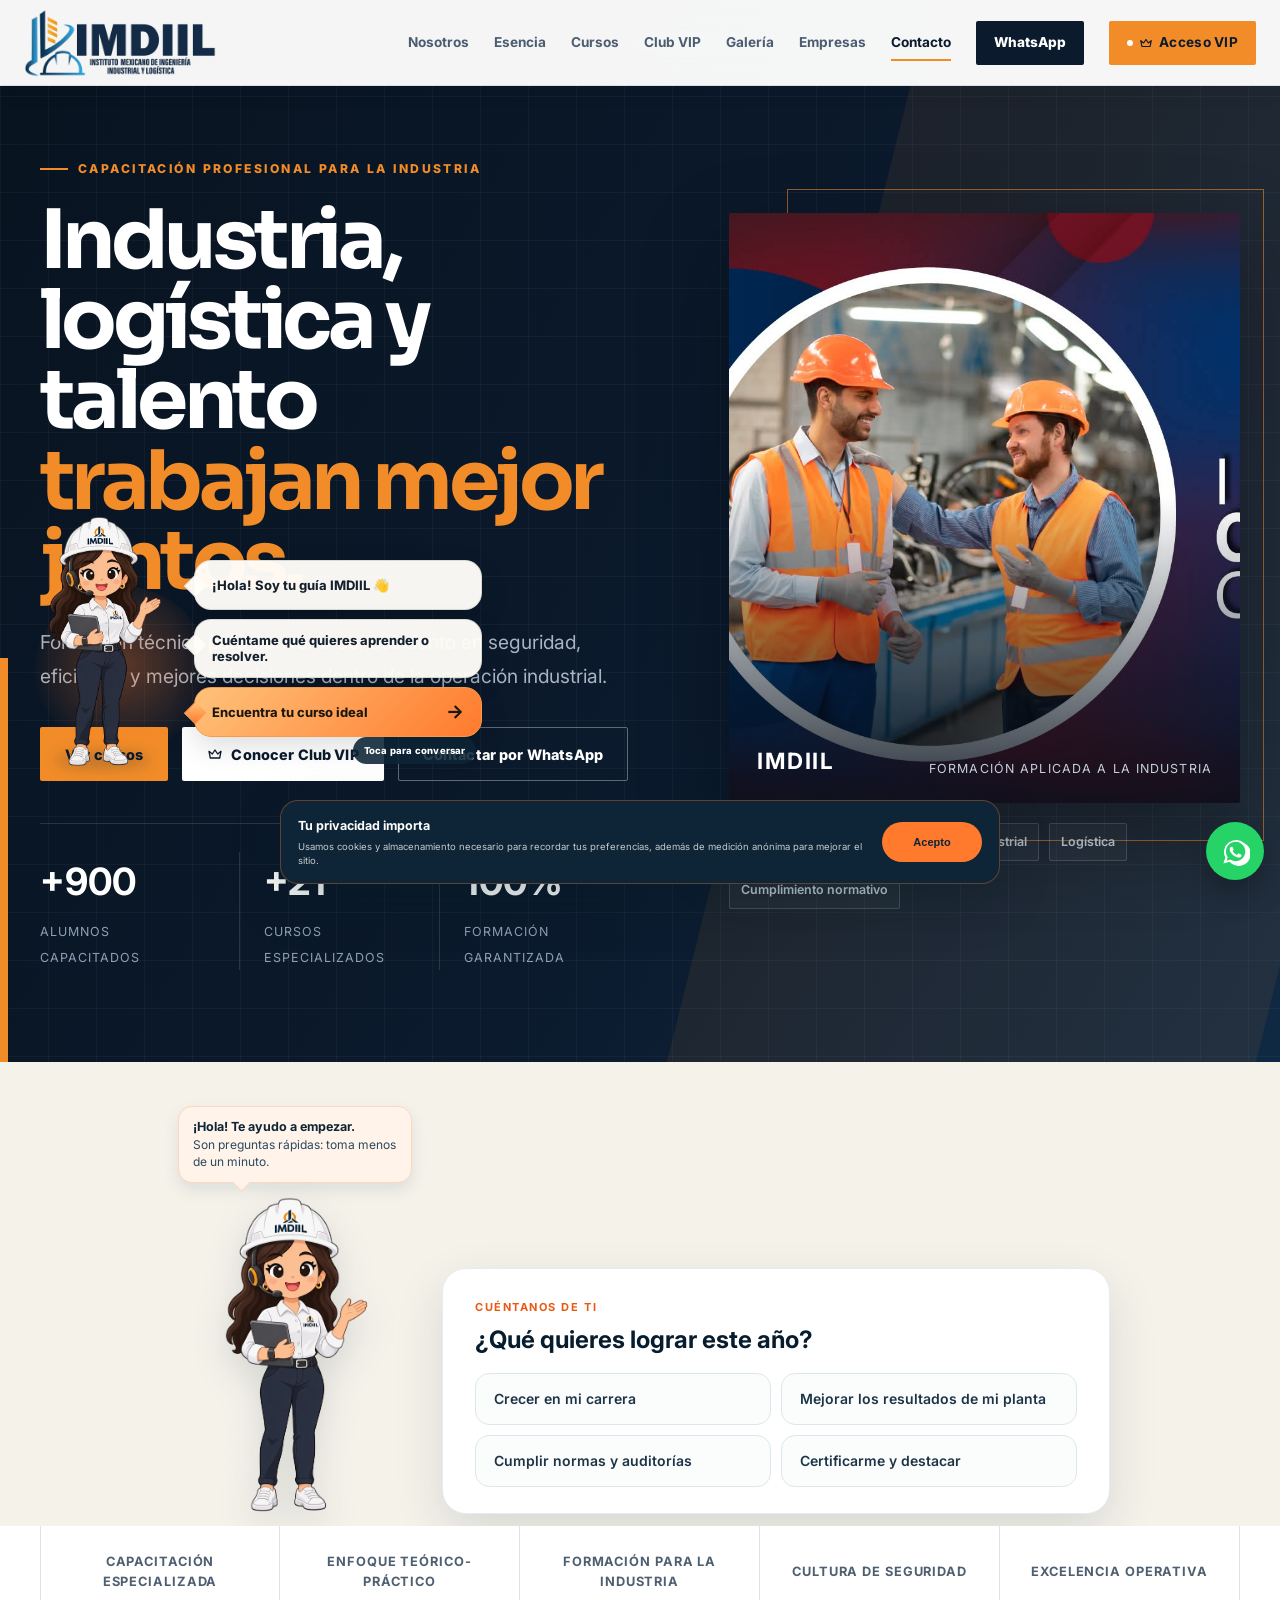
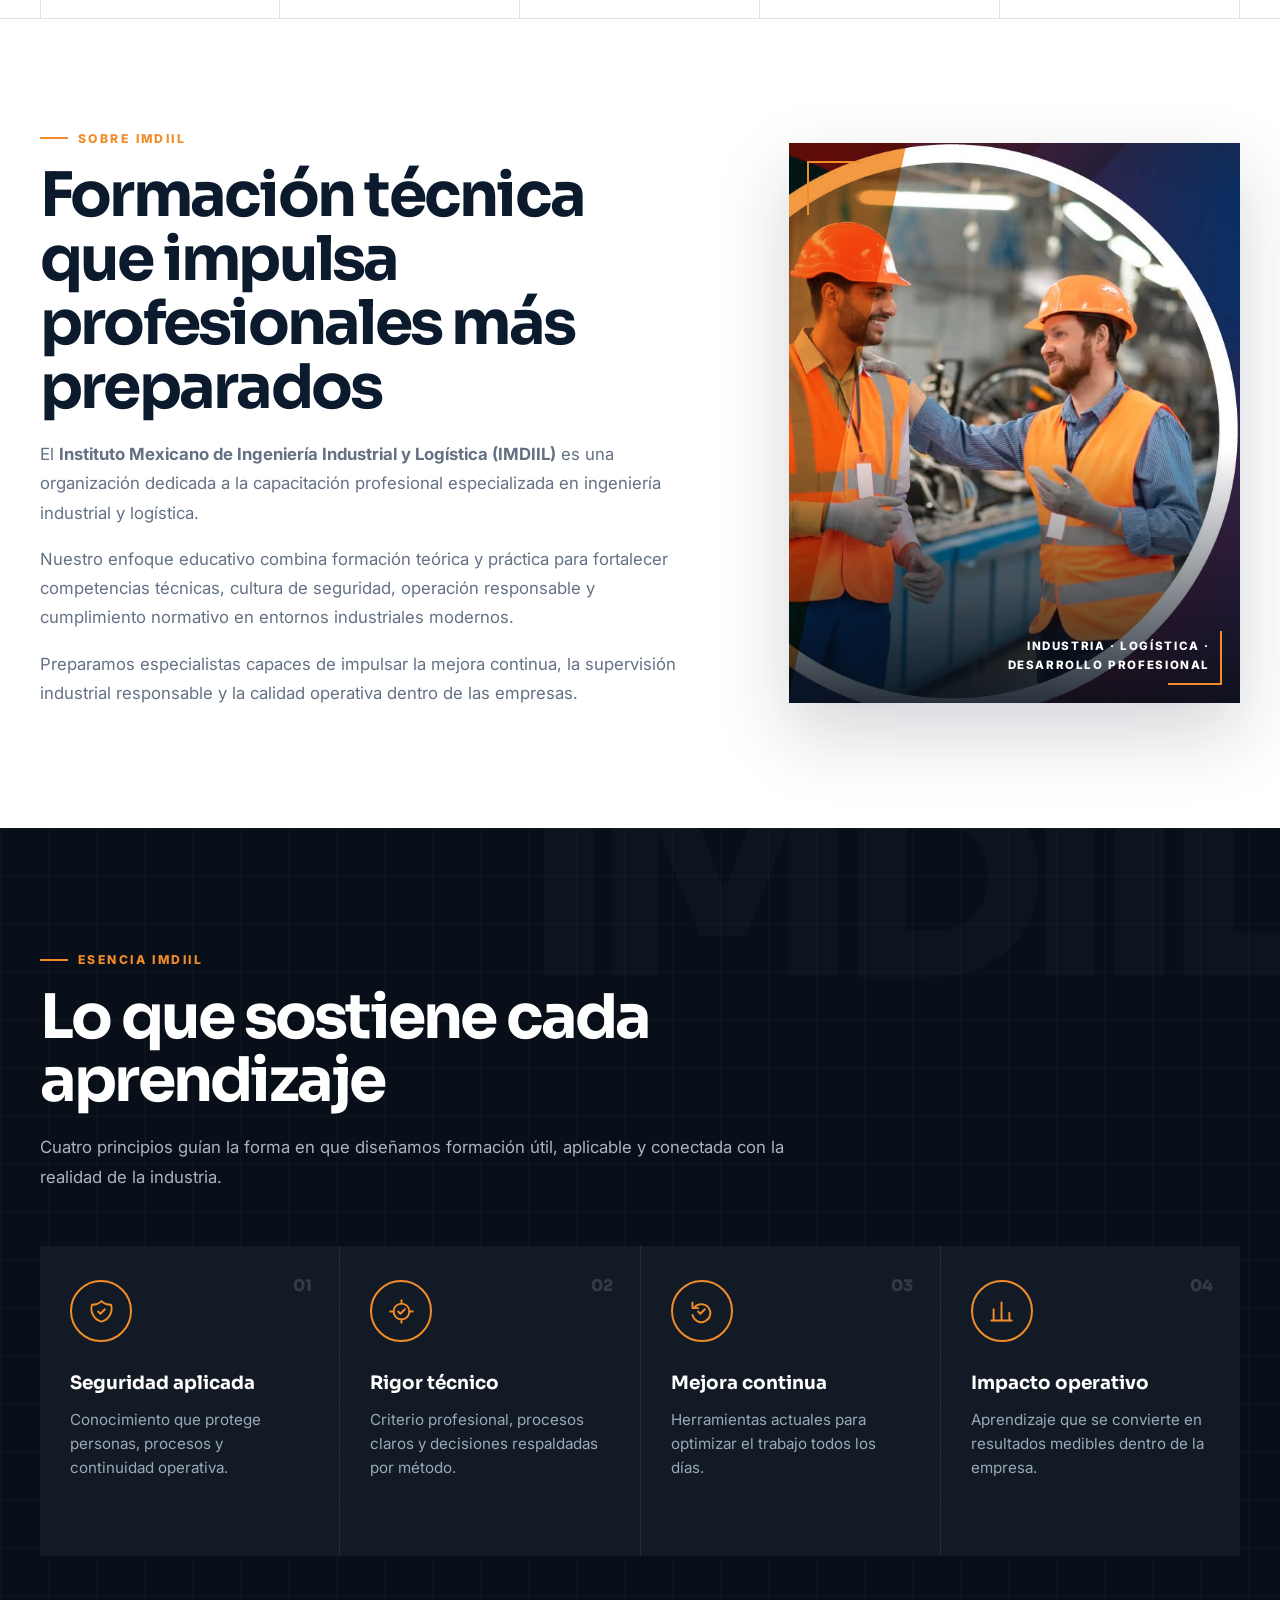
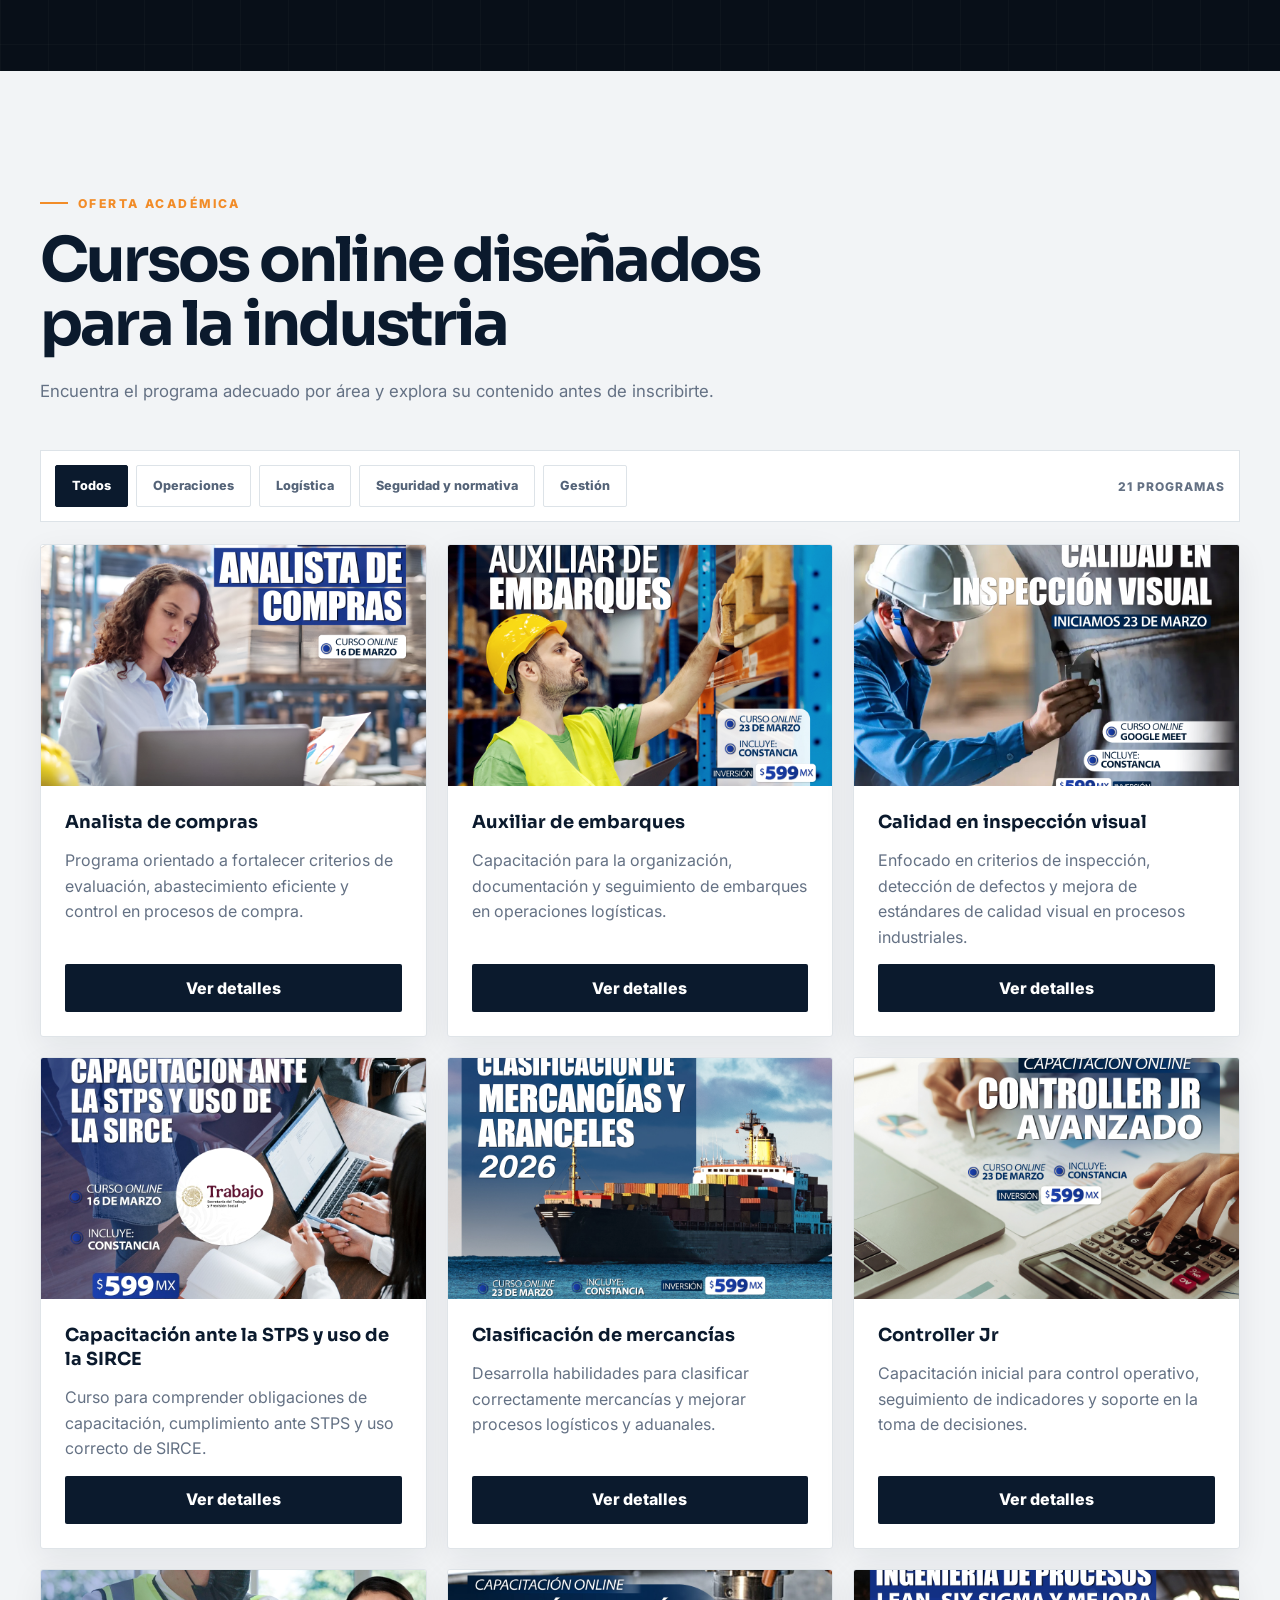
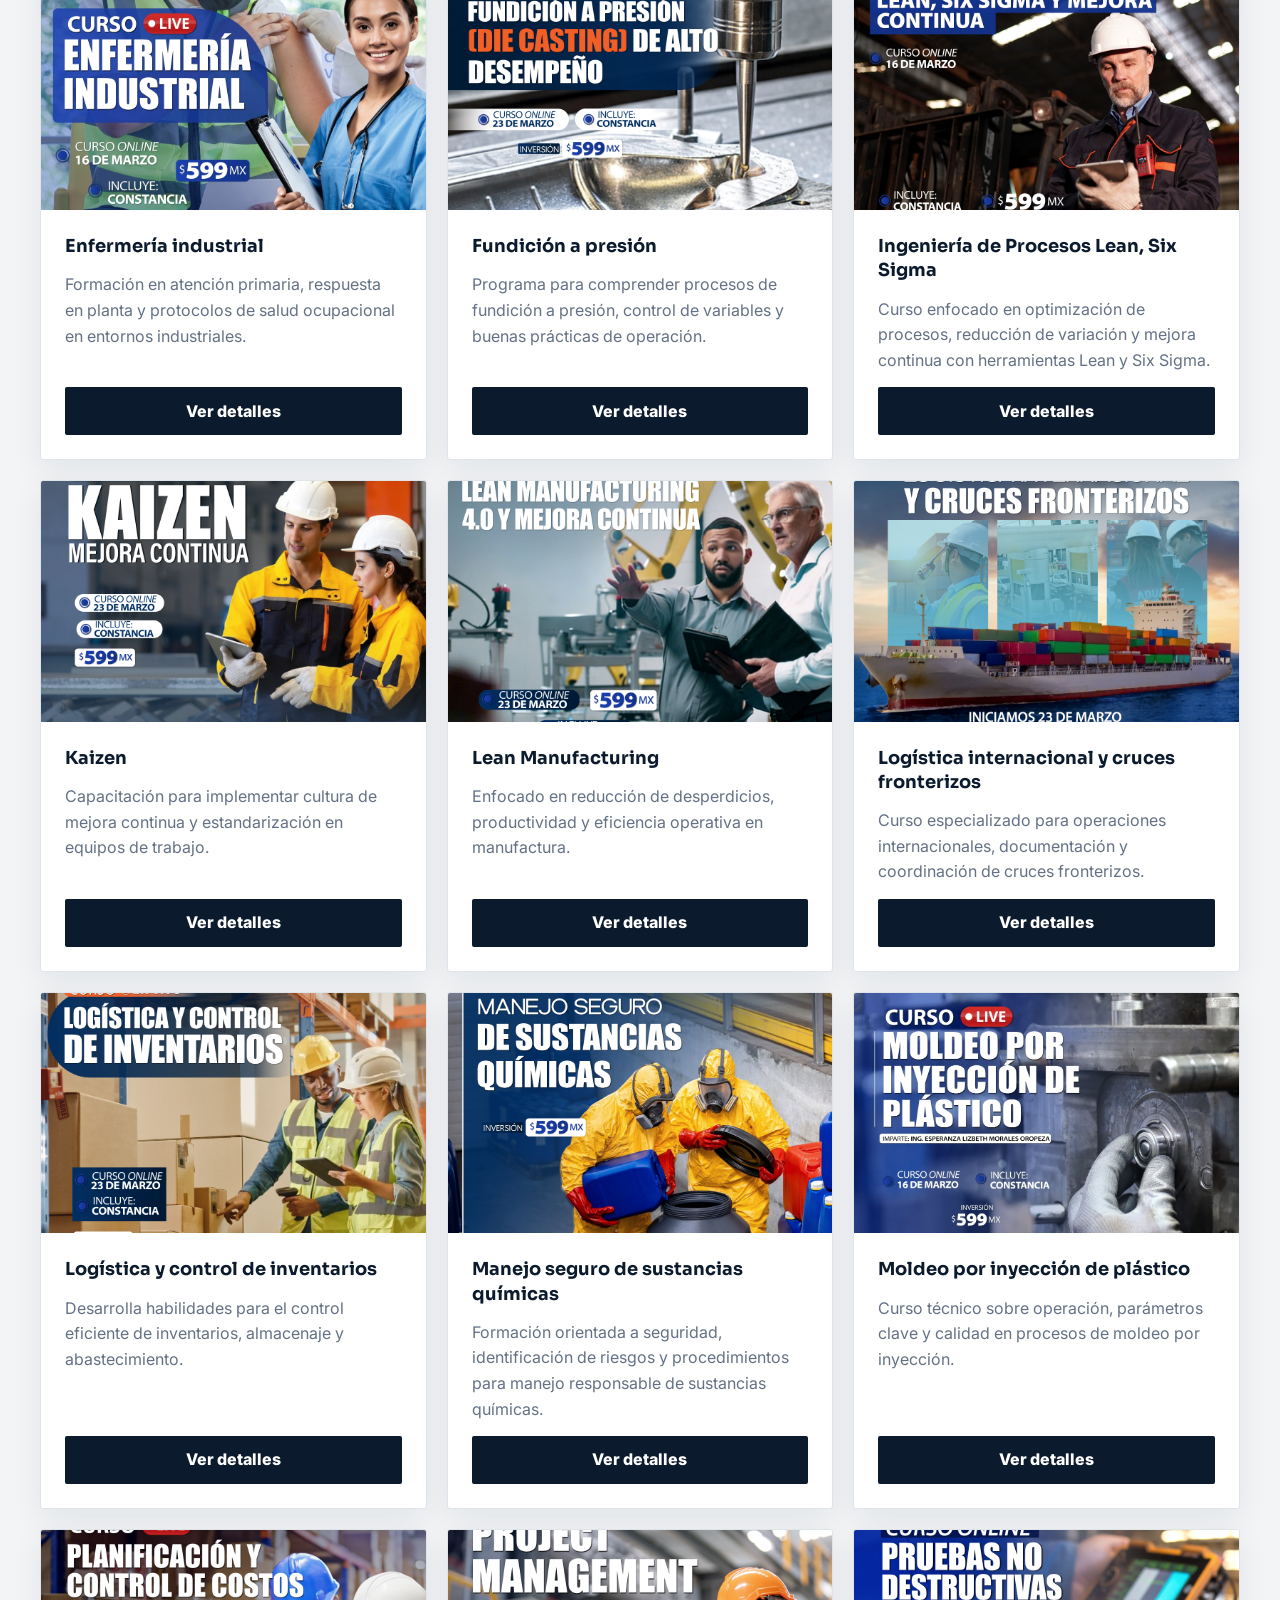
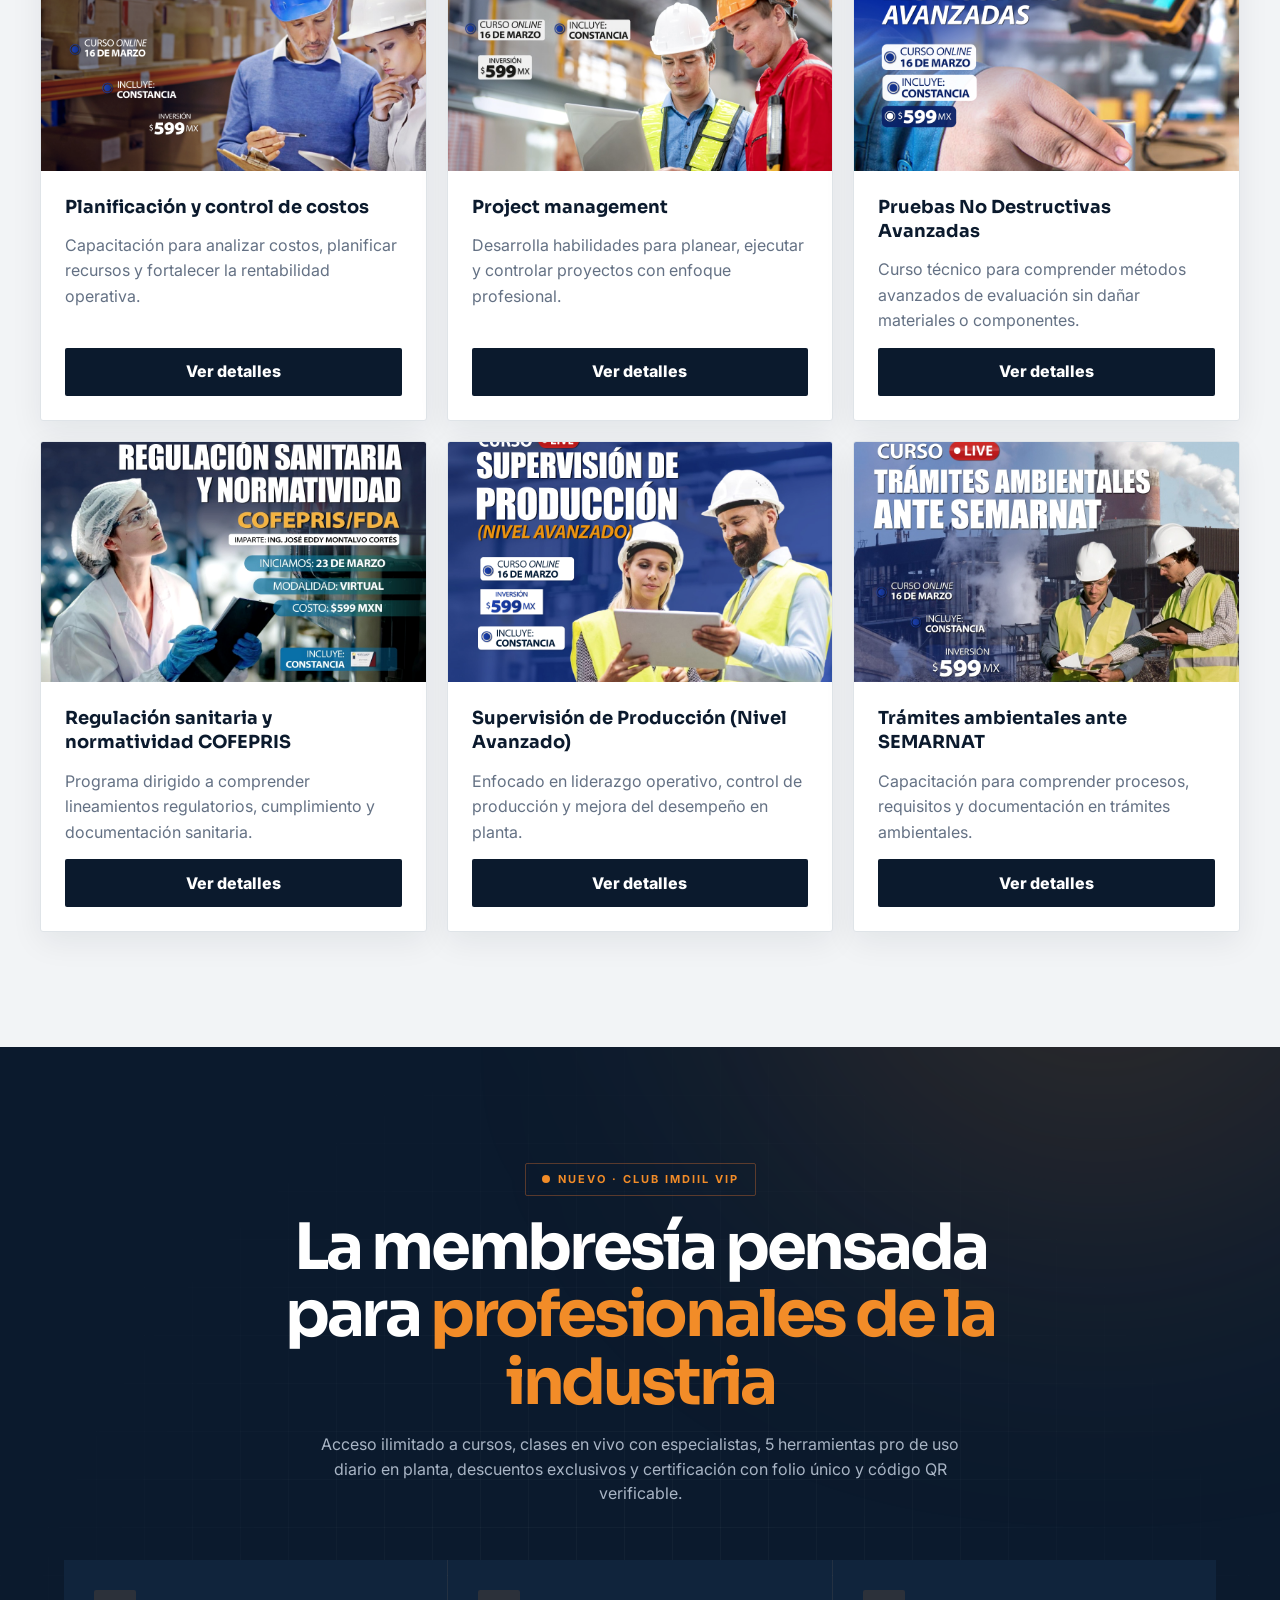
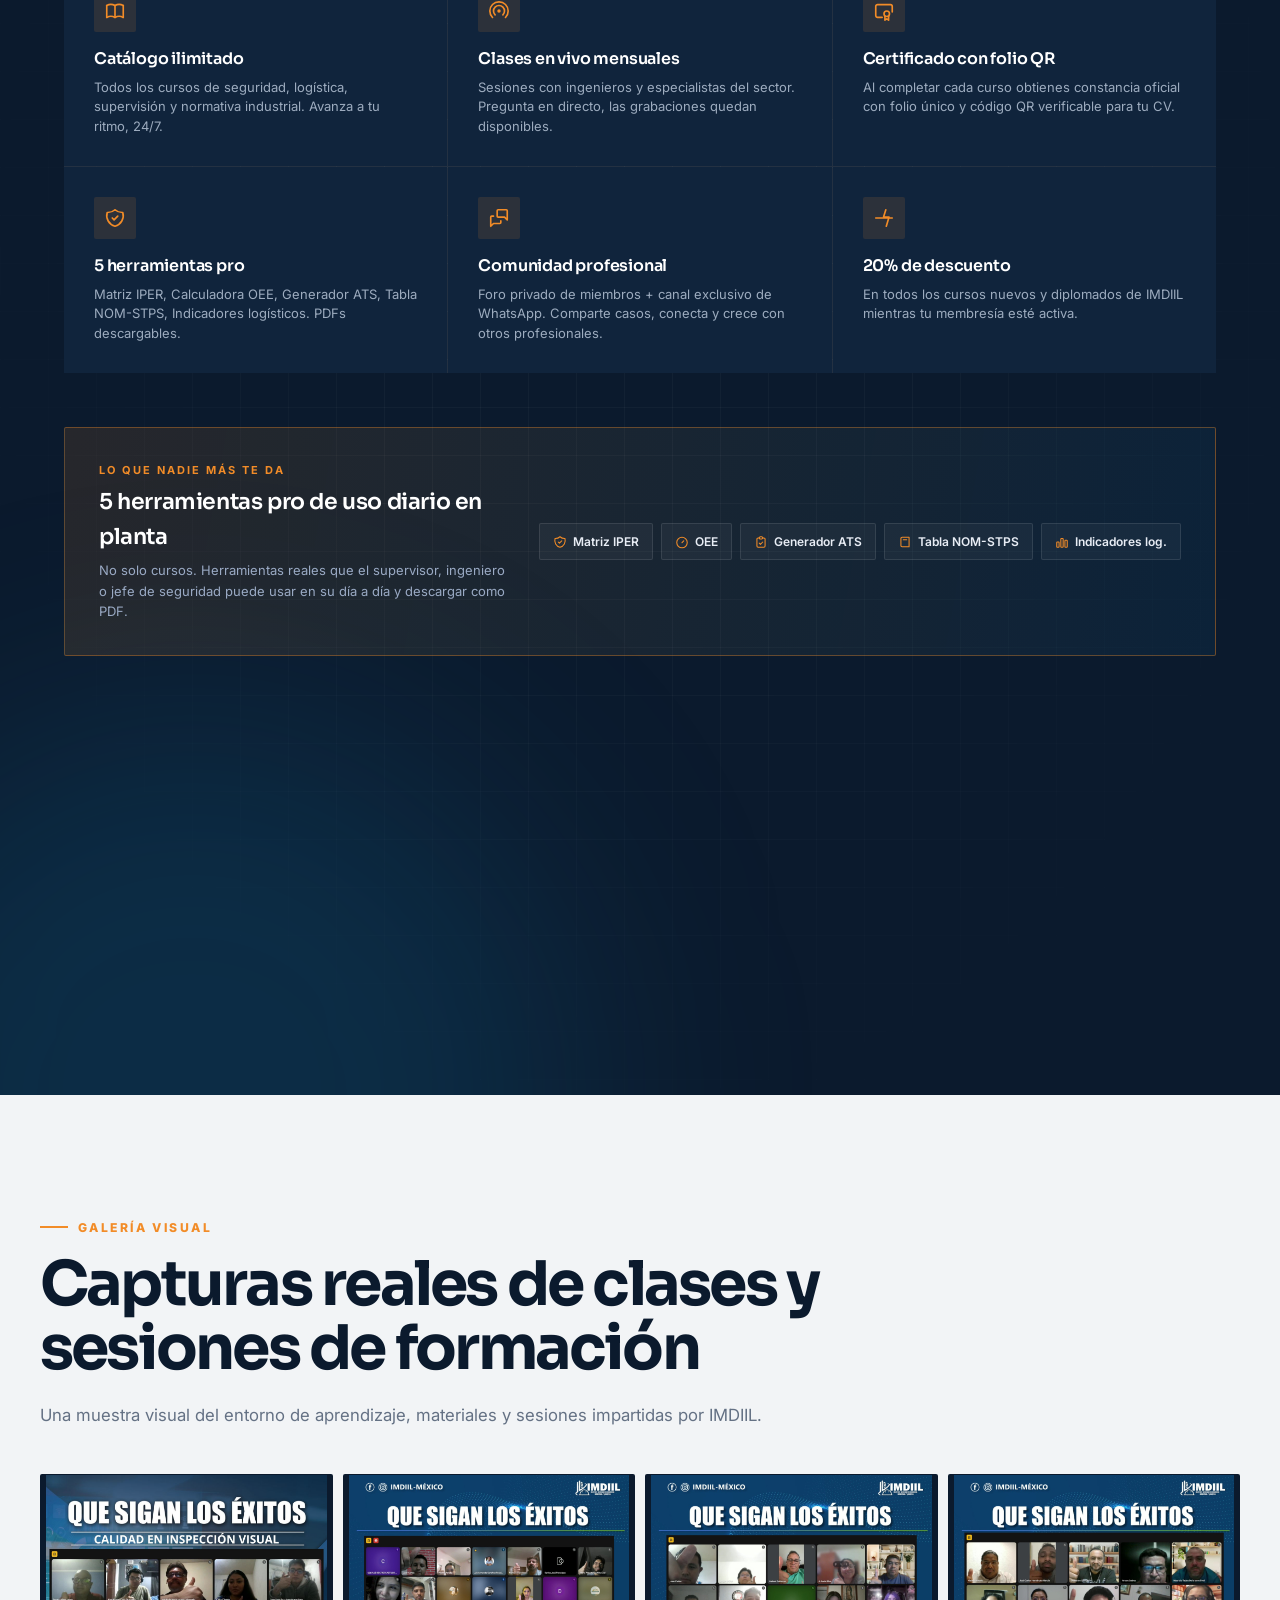
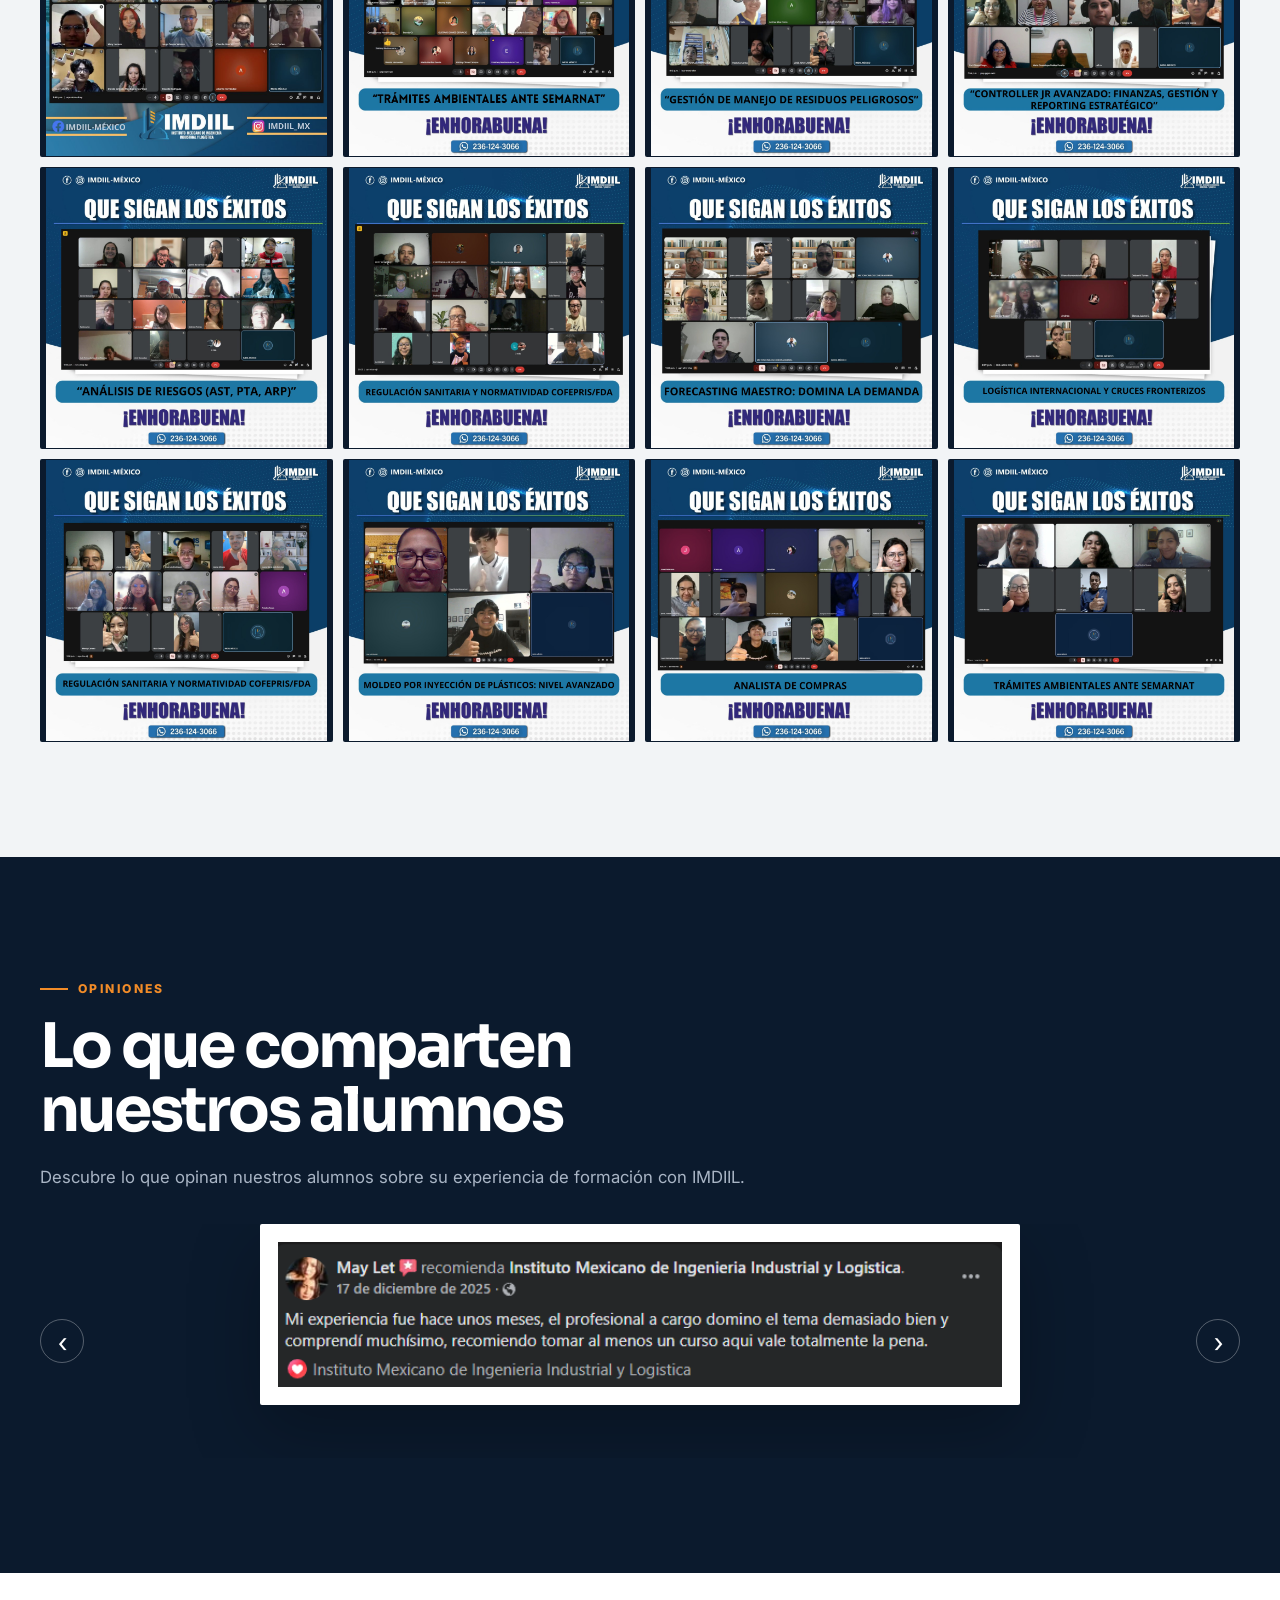
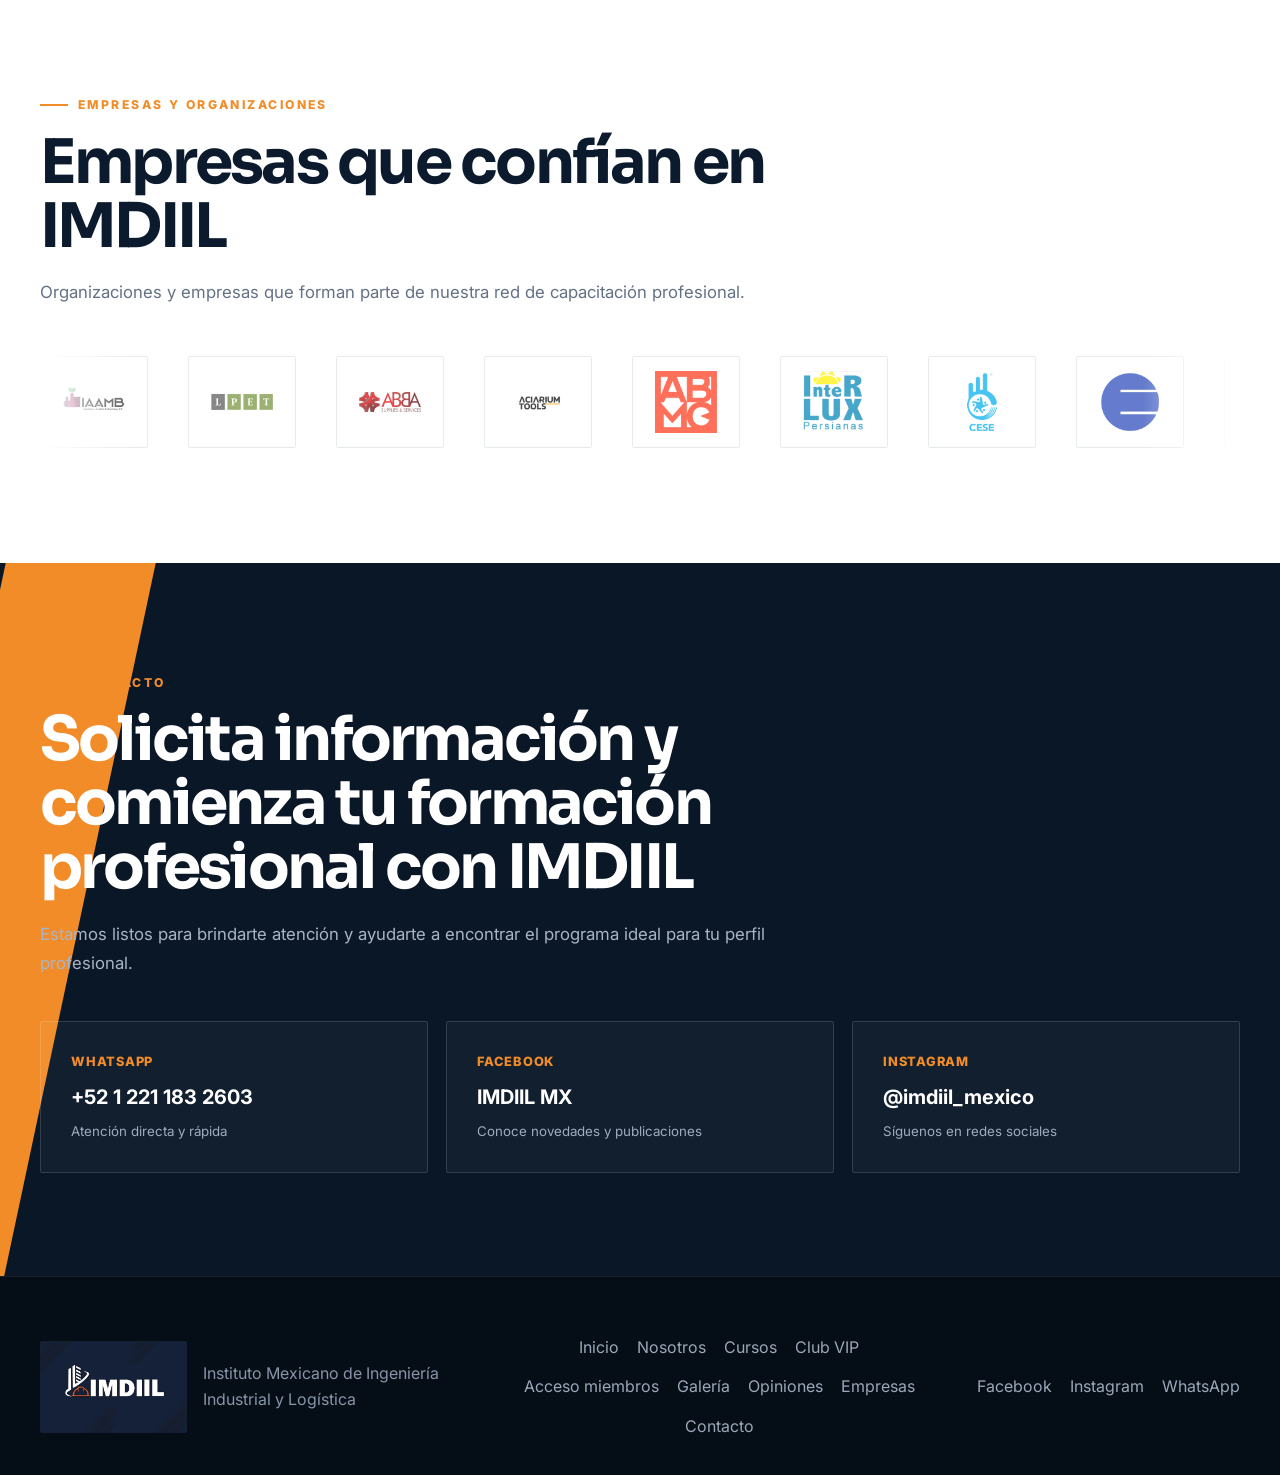
<file: index.html>
<!DOCTYPE html>
<html lang="es">
<head>
  <meta charset="UTF-8" />
  <meta name="viewport" content="width=device-width, initial-scale=1.0" />
  <meta name="description" content="IMDIIL - Instituto Mexicano de Ingeniería Industrial y Logística. Cursos online de seguridad industrial, logística, supervisión industrial y capacitación técnica profesional." />
  <meta name="keywords" content="cursos online, capacitación industrial, logística, seguridad industrial, supervisión industrial, IMDIIL, cursos de ingeniería industrial, cursos de logística" />
  <meta name="robots" content="index, follow" />
  <meta property="og:title" content="IMDIIL | Especialistas en capacitación industrial y logística" />
  <meta property="og:description" content="Capacitación técnica profesional con cursos online en seguridad industrial, logística, supervisión y mejora operativa." />
  <meta property="og:type" content="website" />
  <meta property="og:locale" content="es_MX" />
  <meta property="og:image" content="assets/img/banner.jpg" />
  <meta name="twitter:card" content="summary_large_image" />
  <meta name="twitter:title" content="IMDIIL | Especialistas en capacitación industrial y logística" />
  <meta name="twitter:description" content="Cursos online para la industria, seguridad, logística y supervisión con enfoque técnico y profesional." />
  <meta name="twitter:image" content="assets/img/banner.jpg" />
  <title>IMDIIL | Especialistas en capacitación industrial y logística</title>
  <link rel="icon" type="image/png" sizes="192x192" href="assets/imdiil-app-icon-192.png">
  <link rel="apple-touch-icon" sizes="180x180" href="assets/imdiil-app-icon-180.png">
  <link rel="preconnect" href="https://fonts.googleapis.com">
  <link rel="preconnect" href="https://fonts.gstatic.com" crossorigin>
  <link href="https://fonts.googleapis.com/css2?family=Inter:wght@400;500;600;700;800&family=Sora:wght@500;600;700&display=swap" rel="stylesheet">

  <script type="application/ld+json">
  {
    "@context": "https://schema.org",
    "@type": "EducationalOrganization",
    "name": "IMDIIL - Instituto Mexicano de Ingeniería Industrial y Logística",
    "description": "Instituto de capacitación profesional especializado en ingeniería industrial, logística, seguridad industrial y supervisión.",
    "areaServed": "MX",
    "sameAs": [
      "https://www.facebook.com/ImdiilMX",
      "https://www.instagram.com/imdiil_mexico/"
    ],
    "contactPoint": {
      "@type": "ContactPoint",
      "contactType": "customer support",
      "telephone": "+52 1 221 183 2603",
      "areaServed": "MX",
      "availableLanguage": ["es"]
    }
  }
  </script>
  <link rel="stylesheet" href="css/styles.css" />

  <style>
    .nav__vip{
      display:inline-flex;align-items:center;gap:6px;
      padding:8px 16px;border-radius:22px;
      background:linear-gradient(135deg,#E8772E 0%,#D4651C 100%);
      color:#fff !important;font-weight:700;font-size:13px;
      letter-spacing:.3px;
      box-shadow:0 4px 14px rgba(232,119,46,0.35);
      transition:transform .15s ease,box-shadow .2s ease;
      position:relative;
    }
    .nav__vip::before{
      content:"";position:absolute;inset:-2px;border-radius:24px;
      background:linear-gradient(135deg,#E8772E,#F4B942,#E8772E);
      z-index:-1;opacity:0;transition:opacity .25s ease;
    }
    .nav__vip:hover{transform:translateY(-1px);box-shadow:0 6px 22px rgba(232,119,46,0.5)}
    .nav__vip:hover::before{opacity:1}
    .nav__vip svg{width:14px;height:14px;fill:currentColor}
    .nav__vip-dot{
      width:6px;height:6px;border-radius:50%;background:#F4B942;
      box-shadow:0 0 8px #F4B942;animation:vipPulse 2s ease-in-out infinite;
    }
    @keyframes vipPulse{
      0%,100%{opacity:1;transform:scale(1)}
      50%{opacity:.6;transform:scale(1.3)}
    }

    .btn--vip{
      display:inline-flex;align-items:center;gap:8px;
      background:linear-gradient(135deg,#E8772E 0%,#D4651C 100%) !important;
      color:#fff !important;
      box-shadow:0 6px 18px rgba(232,119,46,0.35);
    }
    .btn--vip:hover{
      transform:translateY(-2px);
      box-shadow:0 10px 28px rgba(232,119,46,0.5);
    }
    .btn--vip svg{width:16px;height:16px;fill:currentColor}

    .vip-section{
      position:relative;
      background:#0A1628;
      color:#E8EDF5;
      padding:80px 0;
      overflow:hidden;
      font-family:'Inter',sans-serif;
    }
    .vip-section::before{
      content:"";position:absolute;
      top:-30vw;right:-15vw;
      width:60vw;height:60vw;border-radius:50%;
      background:rgba(232,119,46,0.18);
      filter:blur(120px);pointer-events:none;
    }
    .vip-section::after{
      content:"";position:absolute;
      bottom:-30vw;left:-15vw;
      width:60vw;height:60vw;border-radius:50%;
      background:rgba(43,123,185,0.18);
      filter:blur(120px);pointer-events:none;
    }
    .vip-grid-bg{
      position:absolute;inset:0;pointer-events:none;
      background-image:
        linear-gradient(rgba(255,255,255,0.03) 1px,transparent 1px),
        linear-gradient(90deg,rgba(255,255,255,0.03) 1px,transparent 1px);
      background-size:48px 48px;
      -webkit-mask-image:radial-gradient(ellipse at center,black 30%,transparent 80%);
      mask-image:radial-gradient(ellipse at center,black 30%,transparent 80%);
    }
    .vip-container{
      position:relative;z-index:2;
      max-width:1200px;margin:0 auto;
      padding:0 24px;
    }

    .vip-head{text-align:center;margin-bottom:54px}
    .vip-badge{
      display:inline-flex;align-items:center;gap:8px;
      font-size:11px;font-weight:700;letter-spacing:2px;text-transform:uppercase;
      padding:7px 16px;border-radius:22px;
      background:rgba(232,119,46,0.12);
      color:#E8772E;
      border:1px solid rgba(232,119,46,0.35);
      margin-bottom:18px;
    }
    .vip-badge-dot{
      width:8px;height:8px;border-radius:50%;background:#E8772E;
      box-shadow:0 0 10px #E8772E;
    }
    .vip-section h2{
      font-family:'Sora',sans-serif;
      font-size:clamp(32px,5vw,52px);
      font-weight:700;
      letter-spacing:-1.2px;
      line-height:1.05;
      margin:0 0 16px;
      color:#fff;
    }
    .vip-section h2 em{
      font-style:normal;
      color:#E8772E;
      position:relative;
    }
    .vip-section h2 em::after{
      content:"";position:absolute;left:0;bottom:2px;width:100%;height:4px;
      background:#E8772E;opacity:.25;border-radius:2px;
    }
    .vip-sub{
      font-size:16px;
      color:#9AAAC4;
      max-width:640px;
      margin:0 auto;
      line-height:1.55;
    }

    .vip-benefits{
      display:grid;
      grid-template-columns:repeat(3,1fr);
      gap:14px;
      margin-bottom:60px;
    }
    .vip-benefit{
      background:rgba(16,34,58,0.6);
      backdrop-filter:blur(12px);
      -webkit-backdrop-filter:blur(12px);
      border:1px solid rgba(255,255,255,0.07);
      border-radius:14px;
      padding:22px 22px 24px;
      transition:transform .2s ease,border-color .2s ease;
    }
    .vip-benefit:hover{
      transform:translateY(-3px);
      border-color:rgba(232,119,46,0.35);
    }
    .vip-benefit__icon{
      width:42px;height:42px;border-radius:11px;
      background:rgba(232,119,46,0.14);
      color:#E8772E;
      display:flex;align-items:center;justify-content:center;
      margin-bottom:14px;
    }
    .vip-benefit__icon svg{width:22px;height:22px;stroke:currentColor;fill:none;stroke-width:1.8;stroke-linecap:round;stroke-linejoin:round}
    .vip-benefit h3{
      font-family:'Sora',sans-serif;
      font-size:15px;font-weight:600;
      margin:0 0 6px;
      color:#fff;
      letter-spacing:-.2px;
    }
    .vip-benefit p{
      font-size:13px;
      color:#9AAAC4;
      line-height:1.5;
      margin:0;
    }

    .vip-tools-banner{
      background:linear-gradient(135deg,rgba(232,119,46,0.10) 0%,rgba(43,123,185,0.10) 100%);
      border:1px solid rgba(232,119,46,0.25);
      border-radius:18px;
      padding:28px 32px;
      margin-bottom:60px;
      display:flex;align-items:center;gap:32px;
      flex-wrap:wrap;
    }
    .vip-tools-banner__text{flex:1;min-width:240px}
    .vip-tools-banner__label{
      font-size:11px;letter-spacing:2px;text-transform:uppercase;
      color:#E8772E;font-weight:700;
    }
    .vip-tools-banner__title{
      font-family:'Sora',sans-serif;
      font-size:22px;font-weight:600;
      color:#fff;margin:4px 0 6px;
      letter-spacing:-.4px;
    }
    .vip-tools-banner__desc{
      font-size:13px;color:#9AAAC4;line-height:1.55;
    }
    .vip-tools-list{
      display:flex;gap:8px;flex-wrap:wrap;
    }
    .vip-tool-pill{
      display:inline-flex;align-items:center;gap:6px;
      padding:8px 13px;border-radius:22px;
      background:rgba(255,255,255,0.04);
      border:1px solid rgba(255,255,255,0.10);
      font-size:12px;font-weight:600;
      color:#E8EDF5;
    }
    .vip-tool-pill svg{width:14px;height:14px;stroke:#E8772E;fill:none;stroke-width:1.8;stroke-linecap:round;stroke-linejoin:round}

    .vip-plans{
      display:grid;
      grid-template-columns:repeat(2,1fr);
      gap:18px;
      max-width:920px;
      margin:0 auto 40px;
    }
    .vip-plan{
      position:relative;
      background:rgba(16,34,58,0.7);
      backdrop-filter:blur(12px);
      -webkit-backdrop-filter:blur(12px);
      border:1px solid rgba(255,255,255,0.08);
      border-radius:18px;
      padding:32px 30px;
      display:flex;flex-direction:column;gap:18px;
    }
    .vip-plan--featured{
      border-color:#E8772E;
      box-shadow:0 0 40px rgba(232,119,46,0.18);
    }
    .vip-plan__ribbon{
      position:absolute;top:-12px;right:24px;
      background:linear-gradient(135deg,#E8772E,#F4B942);
      color:#0A1628;
      font-size:10px;font-weight:700;letter-spacing:1.4px;text-transform:uppercase;
      padding:6px 14px;border-radius:14px;
      box-shadow:0 4px 14px rgba(232,119,46,0.45);
    }
    .vip-plan__name{
      font-family:'Sora',sans-serif;
      font-size:14px;font-weight:600;
      color:#9AAAC4;letter-spacing:1px;text-transform:uppercase;
    }
    .vip-plan__price{
      display:flex;align-items:baseline;gap:6px;
      font-family:'Sora',sans-serif;
    }
    .vip-plan__price-num{
      font-size:48px;font-weight:700;
      color:#fff;letter-spacing:-1.5px;line-height:1;
    }
    .vip-plan__price-cur{
      font-size:14px;font-weight:600;color:#9AAAC4;
    }
    .vip-plan__price-per{
      font-size:14px;color:#9AAAC4;font-weight:500;
    }
    .vip-plan__equiv{
      font-size:12px;color:#5D7494;margin-top:-10px;
    }
    .vip-plan__equiv strong{color:#F4B942;font-weight:600}
    .vip-plan ul{
      list-style:none;padding:0;margin:8px 0;
      display:flex;flex-direction:column;gap:10px;
    }
    .vip-plan li{
      display:flex;align-items:flex-start;gap:10px;
      font-size:13.5px;color:#E8EDF5;line-height:1.4;
    }
    .vip-plan li svg{
      width:18px;height:18px;flex-shrink:0;margin-top:1px;
      stroke:#E8772E;fill:none;stroke-width:2.2;stroke-linecap:round;stroke-linejoin:round;
    }
    .vip-plan__cta{
      display:flex;align-items:center;justify-content:center;gap:8px;
      padding:14px 20px;border-radius:12px;
      font-family:'Sora',sans-serif;
      font-size:14px;font-weight:600;
      letter-spacing:.3px;
      transition:transform .15s ease,box-shadow .2s ease;
      cursor:pointer;
      text-decoration:none;
    }
    .vip-plan__cta--primary{
      background:linear-gradient(135deg,#E8772E 0%,#D4651C 100%);
      color:#fff !important;
      box-shadow:0 6px 18px rgba(232,119,46,0.35);
    }
    .vip-plan__cta--primary:hover{
      transform:translateY(-2px);
      box-shadow:0 10px 28px rgba(232,119,46,0.5);
    }
    .vip-plan__cta--ghost{
      background:transparent;
      color:#E8EDF5 !important;
      border:1px solid rgba(255,255,255,0.18);
    }
    .vip-plan__cta--ghost:hover{
      border-color:#E8772E;color:#fff !important;
    }

    .vip-foot{
      text-align:center;
      font-size:13px;
      color:#5D7494;
    }
    .vip-foot strong{color:#9AAAC4;font-weight:500}

    .vip-floating{
      position:fixed;
      bottom:90px;
      right:18px;
      z-index:50;
      width:56px;height:56px;
      border-radius:50%;
      background:linear-gradient(135deg,#E8772E 0%,#D4651C 100%);
      color:#fff;
      display:flex;align-items:center;justify-content:center;
      box-shadow:0 8px 24px rgba(232,119,46,0.45);
      text-decoration:none;
      transition:transform .2s ease,box-shadow .25s ease;
    }
    .vip-floating:hover{transform:scale(1.08);box-shadow:0 12px 32px rgba(232,119,46,0.6)}
    .vip-floating svg{width:24px;height:24px;fill:currentColor}
    .vip-floating::after{
      content:"VIP";
      position:absolute;
      bottom:-6px;right:-6px;
      background:#F4B942;
      color:#0A1628;
      font-size:9px;font-weight:800;
      padding:3px 6px;border-radius:8px;
      letter-spacing:.5px;
    }

    @media (max-width:880px){
      .vip-benefits{grid-template-columns:repeat(2,1fr)}
      .vip-plans{grid-template-columns:1fr;max-width:480px}
      .vip-tools-banner{padding:22px;gap:18px}
      .vip-tools-banner__title{font-size:18px}
    }
    @media (max-width:560px){
      .vip-section{padding:60px 0}
      .vip-benefits{grid-template-columns:1fr;gap:10px}
      .vip-benefit{padding:18px}
      .vip-tools-list{justify-content:flex-start}
      .vip-plan__price-num{font-size:42px}
    }
    /* ═══ FIX layout · header marca + botones flotantes (quirúrgico, gana por orden de cascada) ═══ */
    /* PC: mostrar solo "IMDIIL" — el subtítulo largo se encimaba con el menú */
    @media (min-width:900px){
      .brand .brand__sub{display:none}
    }
    /* Botones flotantes: un solo stack vertical, separación pareja, sin encimarse */
    .floating-socials{
      position:fixed !important;
      right:16px !important;
      bottom:20px !important;
      top:auto !important; left:auto !important;
      display:flex !important;
      flex-direction:column !important;
      align-items:center !important;
      gap:14px !important;
      z-index:60 !important;
    }
    /* La corona VIP ahora vive dentro del stack: anulamos su posición fija propia */
    .floating-socials .vip-floating{
      position:relative !important;
      bottom:auto !important; right:auto !important;
      margin:0 !important;
    }
    /* Móvil: compactar para no rozar los botones del hero */
    @media (max-width:560px){
      .floating-socials{gap:12px !important; bottom:16px !important; right:14px !important}
      .floating-socials .floating-social,
      .floating-socials .vip-floating{width:48px !important; height:48px !important}
      .floating-socials .vip-floating svg{width:22px !important; height:22px !important}
    }
  </style>
  <link rel="stylesheet" href="css/redesign.css" />
  <!-- Guía virtual y encuesta del landing (mismo sistema que SYNOVA / IMFRA) -->
  <link rel="stylesheet" href="assets/imdiil-guide.css?v=3" />
  <link rel="stylesheet" href="assets/imdiil-encuesta.css?v=3" />
</head>
<body>
  <div class="page-bg"></div>

  <header class="topbar">
    <a href="#inicio" class="brand">
      <img src="logo-imdiil.png" alt="IMDIIL — Instituto Mexicano de Ingeniería Industrial y Logística" class="brand__logo" />
    </a>

    <button class="nav-toggle" aria-label="Abrir menú">
      <span></span><span></span><span></span>
    </button>

    <nav class="nav">
      <a href="#nosotros">Nosotros</a>
      <a href="#esencia">Esencia</a>
      <a href="#cursos">Cursos</a>
      <a href="#vip">Club VIP</a>
      <a href="#galeria">Galería</a>
      <a href="#empresas">Empresas</a>
      <a href="#contacto">Contacto</a>
      <a href="https://wa.me/522211832603" target="_blank" rel="noopener" class="nav__cta">WhatsApp</a>
      <a href="vip-panel.html" class="nav__vip">
        <span class="nav__vip-dot"></span>
        <svg viewBox="0 0 24 24" aria-hidden="true"><path d="M12 6l4 6l5 -4l-2 10h-14l-2 -10l5 4z" fill="none" stroke="currentColor" stroke-width="2" stroke-linecap="round" stroke-linejoin="round"/></svg>
        Acceso VIP
      </a>
    </nav>
  </header>

  <main>
    <section class="hero section" id="inicio">
      <div class="hero__content container">
        <div class="hero__text reveal">
          <span class="eyebrow">Capacitación profesional para la industria</span>
          <h1>Industria, logística y talento <span>trabajan mejor juntos.</span></h1>
          <p>
            Formación técnica para convertir conocimiento en seguridad, eficiencia y mejores decisiones dentro de la operación industrial.
          </p>
          <div class="hero__actions">
            <a href="#cursos" class="btn btn--primary">Ver cursos</a>
            <a href="#vip" class="btn btn--vip">
              <svg viewBox="0 0 24 24" aria-hidden="true"><path d="M12 6l4 6l5 -4l-2 10h-14l-2 -10l5 4z" fill="none" stroke="currentColor" stroke-width="2" stroke-linecap="round" stroke-linejoin="round"/></svg>
              Conocer Club VIP
            </a>
            <a href="https://wa.me/522211832603" target="_blank" rel="noopener" class="btn btn--ghost">Contactar por WhatsApp</a>
          </div>
          <div class="stats">
            <article class="stat-card">
              <strong class="counter" data-target="900">0</strong>
              <span>Alumnos capacitados</span>
            </article>
            <article class="stat-card">
              <strong class="counter" data-target="21">0</strong>
              <span>Cursos especializados</span>
            </article>
            <article class="stat-card">
              <strong>100%</strong>
              <span>Formación garantizada</span>
            </article>
          </div>
        </div>

        <div class="hero__media reveal reveal-delay">
          <div class="hero__media-card">
            <img src="assets/img/banner.jpg" alt="Banner IMDIIL" />
            <div class="hero__media-label"><strong>IMDIIL</strong><span>Formación aplicada a la industria</span></div>
          </div>
          <div class="hero__floating">
            <span>Seguridad industrial</span>
            <span>Supervisión industrial</span>
            <span>Logística</span>
            <span>Cumplimiento normativo</span>
          </div>
        </div>
      </div>
    </section>

    <section class="highlights container reveal">
      <article><span>Capacitación especializada</span></article>
      <article><span>Enfoque teórico-práctico</span></article>
      <article><span>Formación para la industria</span></article>
      <article><span>Cultura de seguridad</span></article>
      <article><span>Excelencia operativa</span></article>
    </section>


    <section class="vip-section" id="vip">
      <div class="vip-grid-bg"></div>
      <div class="vip-container">

        <div class="vip-head">
          <div class="vip-badge">
            <span class="vip-badge-dot"></span>
            Nuevo · Club IMDIIL VIP
          </div>
          <h2>La membresía pensada para <em>profesionales de la industria</em></h2>
          <p class="vip-sub">
            Acceso ilimitado a cursos, clases en vivo con especialistas, 5 herramientas pro de uso diario
            en planta, descuentos exclusivos y certificación con folio único y código QR verificable.
          </p>
        </div>

        <div class="vip-benefits">
          <div class="vip-benefit">
            <div class="vip-benefit__icon">
              <svg viewBox="0 0 24 24"><path d="M3 19a9 9 0 0 1 9 0a9 9 0 0 1 9 0"/><path d="M3 6a9 9 0 0 1 9 0a9 9 0 0 1 9 0"/><path d="M3 6v13"/><path d="M12 6v13"/><path d="M21 6v13"/></svg>
            </div>
            <h3>Catálogo ilimitado</h3>
            <p>Todos los cursos de seguridad, logística, supervisión y normativa industrial. Avanza a tu ritmo, 24/7.</p>
          </div>
          <div class="vip-benefit">
            <div class="vip-benefit__icon">
              <svg viewBox="0 0 24 24"><circle cx="12" cy="12" r="1"/><path d="M16.243 16.243a6 6 0 1 0 -8.486 0"/><path d="M19.071 19.071a10 10 0 1 0 -14.142 0"/></svg>
            </div>
            <h3>Clases en vivo mensuales</h3>
            <p>Sesiones con ingenieros y especialistas del sector. Pregunta en directo, las grabaciones quedan disponibles.</p>
          </div>
          <div class="vip-benefit">
            <div class="vip-benefit__icon">
              <svg viewBox="0 0 24 24"><circle cx="15" cy="15" r="3"/><path d="M13 17.5v4.5l2 -1.5l2 1.5v-4.5"/><path d="M10 19h-5a2 2 0 0 1 -2 -2v-10c0 -1.1 .9 -2 2 -2h14a2 2 0 0 1 2 2v6"/></svg>
            </div>
            <h3>Certificado con folio QR</h3>
            <p>Al completar cada curso obtienes constancia oficial con folio único y código QR verificable para tu CV.</p>
          </div>
          <div class="vip-benefit">
            <div class="vip-benefit__icon">
              <svg viewBox="0 0 24 24"><path d="M12 3a12 12 0 0 0 8.5 3a12 12 0 0 1 -8.5 15a12 12 0 0 1 -8.5 -15a12 12 0 0 0 8.5 -3"/><path d="M9 12l2 2l4 -4"/></svg>
            </div>
            <h3>5 herramientas pro</h3>
            <p>Matriz IPER, Calculadora OEE, Generador ATS, Tabla NOM-STPS, Indicadores logísticos. PDFs descargables.</p>
          </div>
          <div class="vip-benefit">
            <div class="vip-benefit__icon">
              <svg viewBox="0 0 24 24"><path d="M21 14l-3 -3h-7a1 1 0 0 1 -1 -1v-6a1 1 0 0 1 1 -1h9a1 1 0 0 1 1 1v10"/><path d="M14 15v2a1 1 0 0 1 -1 1h-7l-3 3v-10a1 1 0 0 1 1 -1h2"/></svg>
            </div>
            <h3>Comunidad profesional</h3>
            <p>Foro privado de miembros + canal exclusivo de WhatsApp. Comparte casos, conecta y crece con otros profesionales.</p>
          </div>
          <div class="vip-benefit">
            <div class="vip-benefit__icon">
              <svg viewBox="0 0 24 24"><path d="M14 3l-2.5 8h6l-3 10"/><path d="M3 12h18"/></svg>
            </div>
            <h3>20% de descuento</h3>
            <p>En todos los cursos nuevos y diplomados de IMDIIL mientras tu membresía esté activa.</p>
          </div>
        </div>

        <div class="vip-tools-banner">
          <div class="vip-tools-banner__text">
            <div class="vip-tools-banner__label">Lo que nadie más te da</div>
            <div class="vip-tools-banner__title">5 herramientas pro de uso diario en planta</div>
            <div class="vip-tools-banner__desc">No solo cursos. Herramientas reales que el supervisor, ingeniero o jefe de seguridad puede usar en su día a día y descargar como PDF.</div>
          </div>
          <div class="vip-tools-list">
            <span class="vip-tool-pill">
              <svg viewBox="0 0 24 24"><path d="M12 3a12 12 0 0 0 8.5 3a12 12 0 0 1 -8.5 15a12 12 0 0 1 -8.5 -15a12 12 0 0 0 8.5 -3"/><path d="M9 12l2 2l4 -4"/></svg>
              Matriz IPER
            </span>
            <span class="vip-tool-pill">
              <svg viewBox="0 0 24 24"><circle cx="12" cy="13" r="9"/><path d="M12 13l3 -3"/></svg>
              OEE
            </span>
            <span class="vip-tool-pill">
              <svg viewBox="0 0 24 24"><path d="M9 5h-2a2 2 0 0 0 -2 2v12a2 2 0 0 0 2 2h10a2 2 0 0 0 2 -2v-12a2 2 0 0 0 -2 -2h-2"/><rect x="9" y="3" width="6" height="4" rx="2"/><path d="M9 14l2 2l4 -4"/></svg>
              Generador ATS
            </span>
            <span class="vip-tool-pill">
              <svg viewBox="0 0 24 24"><path d="M19 4v16h-12a2 2 0 0 1 -2 -2v-12a2 2 0 0 1 2 -2h12z"/><path d="M9 8h6"/></svg>
              Tabla NOM-STPS
            </span>
            <span class="vip-tool-pill">
              <svg viewBox="0 0 24 24"><rect x="3" y="12" width="4" height="9" rx="1"/><rect x="10" y="6" width="4" height="15" rx="1"/><rect x="17" y="9" width="4" height="12" rx="1"/></svg>
              Indicadores log.
            </span>
          </div>
        </div>

        <div class="vip-portal reveal">
          <div class="vip-portal__content">
            <span class="vip-portal__label">Acceso reservado</span>
            <h3>Todo tu desarrollo profesional, dentro de un solo panel.</h3>
            <p>Consulta modalidades de membresía, beneficios y contratación directamente al ingresar.</p>
          </div>
          <div class="vip-portal__actions">
            <a href="vip-panel.html" class="vip-plan__cta vip-plan__cta--primary">Entrar al panel VIP →</a>
            <a href="https://wa.me/522211832603?text=Hola%2C%20quiero%20conocer%20m%C3%A1s%20sobre%20el%20Club%20IMDIIL%20VIP." target="_blank" rel="noopener" class="vip-portal__link">Resolver una duda</a>
          </div>
        </div>
      </div>
    </section>

    <section class="section section--tight" id="nosotros">
      <div class="container split">
        <div class="section-heading reveal">
          <span class="eyebrow">Sobre IMDIIL</span>
          <h2>Formación técnica que impulsa profesionales más preparados</h2>
          <p>
            El <strong>Instituto Mexicano de Ingeniería Industrial y Logística (IMDIIL)</strong> es una organización
            dedicada a la capacitación profesional especializada en ingeniería industrial y logística.
          </p>
          <p>
            Nuestro enfoque educativo combina formación teórica y práctica para fortalecer competencias técnicas,
            cultura de seguridad, operación responsable y cumplimiento normativo en entornos industriales modernos.
          </p>
          <p>
            Preparamos especialistas capaces de impulsar la mejora continua, la supervisión industrial responsable y
            la calidad operativa dentro de las empresas.
          </p>
        </div>
        <figure class="about-visual reveal reveal-delay">
          <img src="assets/img/banner.jpg" alt="Profesionales de ingeniería dentro de una planta industrial" />
          <span class="about-visual__slash" aria-hidden="true"></span>
          <span class="about-visual__corner about-visual__corner--top" aria-hidden="true"></span>
          <span class="about-visual__corner about-visual__corner--bottom" aria-hidden="true"></span>
          <figcaption>Industria · Logística · Desarrollo profesional</figcaption>
        </figure>
      </div>
    </section>

    <section class="section essence-section" id="esencia">
      <div class="container">
        <div class="section-heading reveal">
          <span class="eyebrow">Esencia IMDIIL</span>
          <h2>Lo que sostiene cada aprendizaje</h2>
          <p>Cuatro principios guían la forma en que diseñamos formación útil, aplicable y conectada con la realidad de la industria.</p>
        </div>
        <div class="values-grid">
          <article class="value-card reveal">
            <div class="value-card__icon"><svg viewBox="0 0 24 24" aria-hidden="true"><path d="M12 3a12 12 0 0 0 8.5 3a12 12 0 0 1 -8.5 15a12 12 0 0 1 -8.5 -15a12 12 0 0 0 8.5 -3"/><path d="M9 12l2 2l4 -4"/></svg></div>
            <span class="value-card__number">01</span>
            <h3>Seguridad aplicada</h3>
            <p>Conocimiento que protege personas, procesos y continuidad operativa.</p>
          </article>
          <article class="value-card reveal reveal-delay">
            <div class="value-card__icon"><svg viewBox="0 0 24 24" aria-hidden="true"><circle cx="12" cy="12" r="7"/><path d="M12 2v3M12 19v3M2 12h3M19 12h3M9 12l2 2l4 -4"/></svg></div>
            <span class="value-card__number">02</span>
            <h3>Rigor técnico</h3>
            <p>Criterio profesional, procesos claros y decisiones respaldadas por método.</p>
          </article>
          <article class="value-card reveal">
            <div class="value-card__icon"><svg viewBox="0 0 24 24" aria-hidden="true"><path d="M4 15a8 8 0 1 0 2 -7"/><path d="M4 4v5h5M9 12l2 2l4 -4"/></svg></div>
            <span class="value-card__number">03</span>
            <h3>Mejora continua</h3>
            <p>Herramientas actuales para optimizar el trabajo todos los días.</p>
          </article>
          <article class="value-card reveal reveal-delay">
            <div class="value-card__icon"><svg viewBox="0 0 24 24" aria-hidden="true"><path d="M5 20V10M12 20V4M19 20v-7"/><path d="M3 20h18"/></svg></div>
            <span class="value-card__number">04</span>
            <h3>Impacto operativo</h3>
            <p>Aprendizaje que se convierte en resultados medibles dentro de la empresa.</p>
          </article>
        </div>
      </div>
    </section>

    <section class="section" id="cursos">
      <div class="container">
        <div class="section-heading reveal">
          <span class="eyebrow">Oferta académica</span>
          <h2>Cursos online diseñados para la industria</h2>
          <p>Encuentra el programa adecuado por área y explora su contenido antes de inscribirte.</p>
        </div>
        <div class="course-toolbar reveal" aria-label="Filtrar cursos por especialidad">
          <div class="course-filters">
            <button type="button" class="course-filter is-active" data-course-filter="all">Todos</button>
            <button type="button" class="course-filter" data-course-filter="operaciones">Operaciones</button>
            <button type="button" class="course-filter" data-course-filter="logistica">Logística</button>
            <button type="button" class="course-filter" data-course-filter="seguridad">Seguridad y normativa</button>
            <button type="button" class="course-filter" data-course-filter="gestion">Gestión</button>
          </div>
          <span class="course-count" id="courseCount" aria-live="polite"></span>
        </div>
        <div class="courses-grid" id="coursesGrid"></div>
      </div>
    </section>

    <section class="section section--soft" id="galeria">
      <div class="container">
        <div class="section-heading reveal">
          <span class="eyebrow">Galería visual</span>
          <h2>Capturas reales de clases y sesiones de formación</h2>
          <p>Una muestra visual del entorno de aprendizaje, materiales y sesiones impartidas por IMDIIL.</p>
        </div>
        <div class="gallery-grid" id="galleryGrid"></div>
      </div>
    </section>

    <section class="section" id="opiniones">
      <div class="container">
        <div class="section-heading reveal">
          <span class="eyebrow">Opiniones</span>
          <h2>Lo que comparten nuestros alumnos</h2>
          <p>Descubre lo que opinan nuestros alumnos sobre su experiencia de formación con IMDIIL.</p>
        </div>
        <div class="carousel reveal">
          <button class="carousel__btn carousel__btn--prev" aria-label="Anterior">‹</button>
          <div class="carousel__viewport">
            <div class="carousel__track" id="opinionsTrack"></div>
          </div>
          <button class="carousel__btn carousel__btn--next" aria-label="Siguiente">›</button>
        </div>
      </div>
    </section>

    <section class="section" id="empresas">
      <div class="container">
        <div class="section-heading reveal">
          <span class="eyebrow">Empresas y organizaciones</span>
          <h2>Empresas que confían en IMDIIL</h2>
          <p>Organizaciones y empresas que forman parte de nuestra red de capacitación profesional.</p>
        </div>
        <div class="empresas-carousel reveal">
          <div class="empresas-track">
            <img src="assets/img/empresas/1607988897160.jpg" alt="Empresa" loading="lazy" />
            <img src="assets/img/empresas/1630603020007.jpg" alt="Empresa" loading="lazy" />
            <img src="assets/img/empresas/1630653567019.jpg" alt="Empresa" loading="lazy" />
            <img src="assets/img/empresas/1651067842046.jpg" alt="Empresa" loading="lazy" />
            <img src="assets/img/empresas/1678985939191.jpg" alt="Empresa" loading="lazy" />
            <img src="assets/img/empresas/64d258bf2c7636.02340533.png" alt="Empresa" loading="lazy" />
            <img src="assets/img/empresas/A3379tkh_400x400.png" alt="Empresa" loading="lazy" />
            <img src="assets/img/empresas/JXfH17fD_400x400.jpg" alt="Empresa" loading="lazy" />
            <img src="assets/img/empresas/LOGOQUIMICAtransparente-soloQ.png" alt="Empresa" loading="lazy" />
            <img src="assets/img/empresas/Logo-AZ-GENERAL.png" alt="Empresa" loading="lazy" />
            <img src="assets/img/empresas/Logo-Marval-02-180x180.png" alt="Empresa" loading="lazy" />
            <img src="assets/img/empresas/MINAMIDA.jpg" alt="Empresa" loading="lazy" />
            <img src="assets/img/empresas/PRINSA_LOGO2022.jpg" alt="Empresa" loading="lazy" />
            <img src="assets/img/empresas/cfd208ca6c5fe82e35c987eda26add22_LOGO_reycof-1.png" alt="Empresa" loading="lazy" />
            <img src="assets/img/empresas/donante_vesta-06_0.png" alt="Empresa" loading="lazy" />
            <img src="assets/img/empresas/electrodos_infra_logo.jpg" alt="Empresa" loading="lazy" />
            <img src="assets/img/empresas/eneLcom-LogO-OriginaL-300x144.png" alt="Empresa" loading="lazy" />
            <img src="assets/img/empresas/escudo.png" alt="Empresa" loading="lazy" />
            <img src="assets/img/empresas/fm-logo.png" alt="Empresa" loading="lazy" />
            <img src="assets/img/empresas/images-2.png" alt="Empresa" loading="lazy" />
            <img src="assets/img/empresas/images-3.png" alt="Empresa" loading="lazy" />
            <img src="assets/img/empresas/images-4.png" alt="Empresa" loading="lazy" />
            <img src="assets/img/empresas/images-5.jpg" alt="Empresa" loading="lazy" />
            <img src="assets/img/empresas/inspareind-350x350.jpg" alt="Empresa" loading="lazy" />
            <img src="assets/img/empresas/logo-EMP-081E3-0123_1692807236130.png" alt="Empresa" loading="lazy" />
            <img src="assets/img/empresas/logo-foresightmexico-original.png" alt="Empresa" loading="lazy" />
            <img src="assets/img/empresas/logo-navbar.png" alt="Empresa" loading="lazy" />
            <img src="assets/img/empresas/logo_2020p.png" alt="Empresa" loading="lazy" />
            <img src="assets/img/empresas/paileria-especializada-equipos-y-tanques-sa.png" alt="Empresa" loading="lazy" />
            <img src="assets/img/empresas/servicio_integral_a_la_agroindustria_s_a_de_c_v__logo.jpg" alt="Empresa" loading="lazy" />
          </div>
        </div>
      </div>
    </section>

    <section class="section section--tight" id="contacto">
      <div class="container contact-wrap">
        <div class="section-heading reveal">
          <span class="eyebrow">Contacto</span>
          <h2>Solicita información y comienza tu formación profesional con IMDIIL</h2>
          <p>Estamos listos para brindarte atención y ayudarte a encontrar el programa ideal para tu perfil profesional.</p>
        </div>
        <div class="contact-grid">
          <a class="contact-card reveal" href="https://wa.me/522211832603" target="_blank" rel="noopener">
            <span class="contact-card__label">WhatsApp</span>
            <strong>+52 1 221 183 2603</strong>
            <small>Atención directa y rápida</small>
          </a>
          <a class="contact-card reveal reveal-delay" href="https://www.facebook.com/ImdiilMX" target="_blank" rel="noopener">
            <span class="contact-card__label">Facebook</span>
            <strong>IMDIIL MX</strong>
            <small>Conoce novedades y publicaciones</small>
          </a>
          <a class="contact-card reveal reveal-delay-2" href="https://www.instagram.com/imdiil_mexico/" target="_blank" rel="noopener">
            <span class="contact-card__label">Instagram</span>
            <strong>@imdiil_mexico</strong>
            <small>Síguenos en redes sociales</small>
          </a>
        </div>
      </div>
    </section>
  </main>

  <footer class="footer">
    <div class="container footer__content">
      <div class="footer__brand">
        <img src="assets/imdiil-square.png" alt="Logo IMDIIL" />
        <div>
          <strong>IMDIIL</strong>
          <p>Instituto Mexicano de Ingeniería Industrial y Logística</p>
        </div>
      </div>
      <div class="footer__links">
        <a href="#inicio">Inicio</a>
        <a href="#nosotros">Nosotros</a>
        <a href="#cursos">Cursos</a>
        <a href="#vip">Club VIP</a>
        <a href="vip-panel.html">Acceso miembros</a>
        <a href="#galeria">Galería</a>
        <a href="#opiniones">Opiniones</a>
        <a href="#empresas">Empresas</a>
        <a href="#contacto">Contacto</a>
      </div>
      <div class="footer__socials">
        <a href="https://www.facebook.com/ImdiilMX" target="_blank" rel="noopener">Facebook</a>
        <a href="https://www.instagram.com/imdiil_mexico/" target="_blank" rel="noopener">Instagram</a>
        <a href="https://wa.me/522211832603" target="_blank" rel="noopener">WhatsApp</a>
      </div>
    </div>
  </footer>

  <div class="floating-socials" aria-label="Contacto rápido">
    <a href="https://wa.me/522211832603" target="_blank" rel="noopener" class="floating-social floating-social--whatsapp" aria-label="Abrir WhatsApp">
      <svg viewBox="0 0 24 24" aria-hidden="true"><path d="M19.05 4.94A10 10 0 0 0 3.6 17.06L2 22l5.06-1.57A10 10 0 1 0 19.05 4.94ZM12 20a8 8 0 0 1-4.08-1.12l-.3-.18-3 .93.97-2.92-.2-.31A8 8 0 1 1 12 20Zm4.4-5.63c-.24-.12-1.43-.7-1.65-.78-.22-.08-.38-.12-.54.12-.16.23-.62.77-.76.93-.14.16-.28.18-.52.06a6.48 6.48 0 0 1-1.9-1.17 7.16 7.16 0 0 1-1.32-1.64c-.14-.24-.02-.36.1-.48.1-.1.24-.28.36-.42.12-.14.16-.24.24-.4.08-.16.04-.3-.02-.42-.06-.12-.54-1.3-.74-1.79-.2-.47-.4-.4-.54-.41h-.46c-.16 0-.42.06-.64.3-.22.24-.84.82-.84 2 0 1.18.86 2.32.98 2.48.12.16 1.7 2.6 4.12 3.65.58.25 1.04.4 1.4.5.58.18 1.1.16 1.51.1.46-.07 1.43-.58 1.63-1.15.2-.57.2-1.05.14-1.15-.06-.1-.22-.16-.46-.28Z"/></svg>
    </a>
  </div>

  <div class="modal" id="courseModal" aria-hidden="true">
    <div class="modal__overlay" data-close="true"></div>
    <div class="modal__dialog">
      <button class="modal__close" aria-label="Cerrar">×</button>
      <div class="modal__body" id="modalBody"></div>
    </div>
  </div>

  <div class="lightbox" id="lightbox" aria-hidden="true">
    <div class="lightbox__overlay" data-close="true"></div>
    <button class="lightbox__close" aria-label="Cerrar">×</button>
    <button class="lightbox__nav lightbox__nav--prev" aria-label="Imagen anterior">‹</button>
    <figure class="lightbox__figure">
      <img id="lightboxImage" alt="Vista ampliada" />
      <figcaption id="lightboxCaption"></figcaption>
    </figure>
    <button class="lightbox__nav lightbox__nav--next" aria-label="Imagen siguiente">›</button>
  </div>

  <script src="js/script.js"></script>
  <!-- Invitaciones: guarda ?ref= para el registro en vip-auth -->
  <script src="assets/imdiil-referrals.js?v=1" defer></script>
  <!-- Guía virtual, encuesta del landing y métricas (visitas anónimas y tiempo en el sitio) -->
  <script src="assets/imdiil-guide-knowledge.js?v=1"></script>
  <script src="assets/imdiil-guide-config.js?v=3"></script>
  <script src="assets/imdiil-guide.js?v=3"></script>
  <script type="module" src="assets/imdiil-encuesta.js?v=3"></script>
  <script src="assets/imdiil-analytics.js?v=1"></script>
  <script src="assets/imdiil-visitas.js?v=1" data-pagina="landing" defer></script>
</body>
</html>
</file>
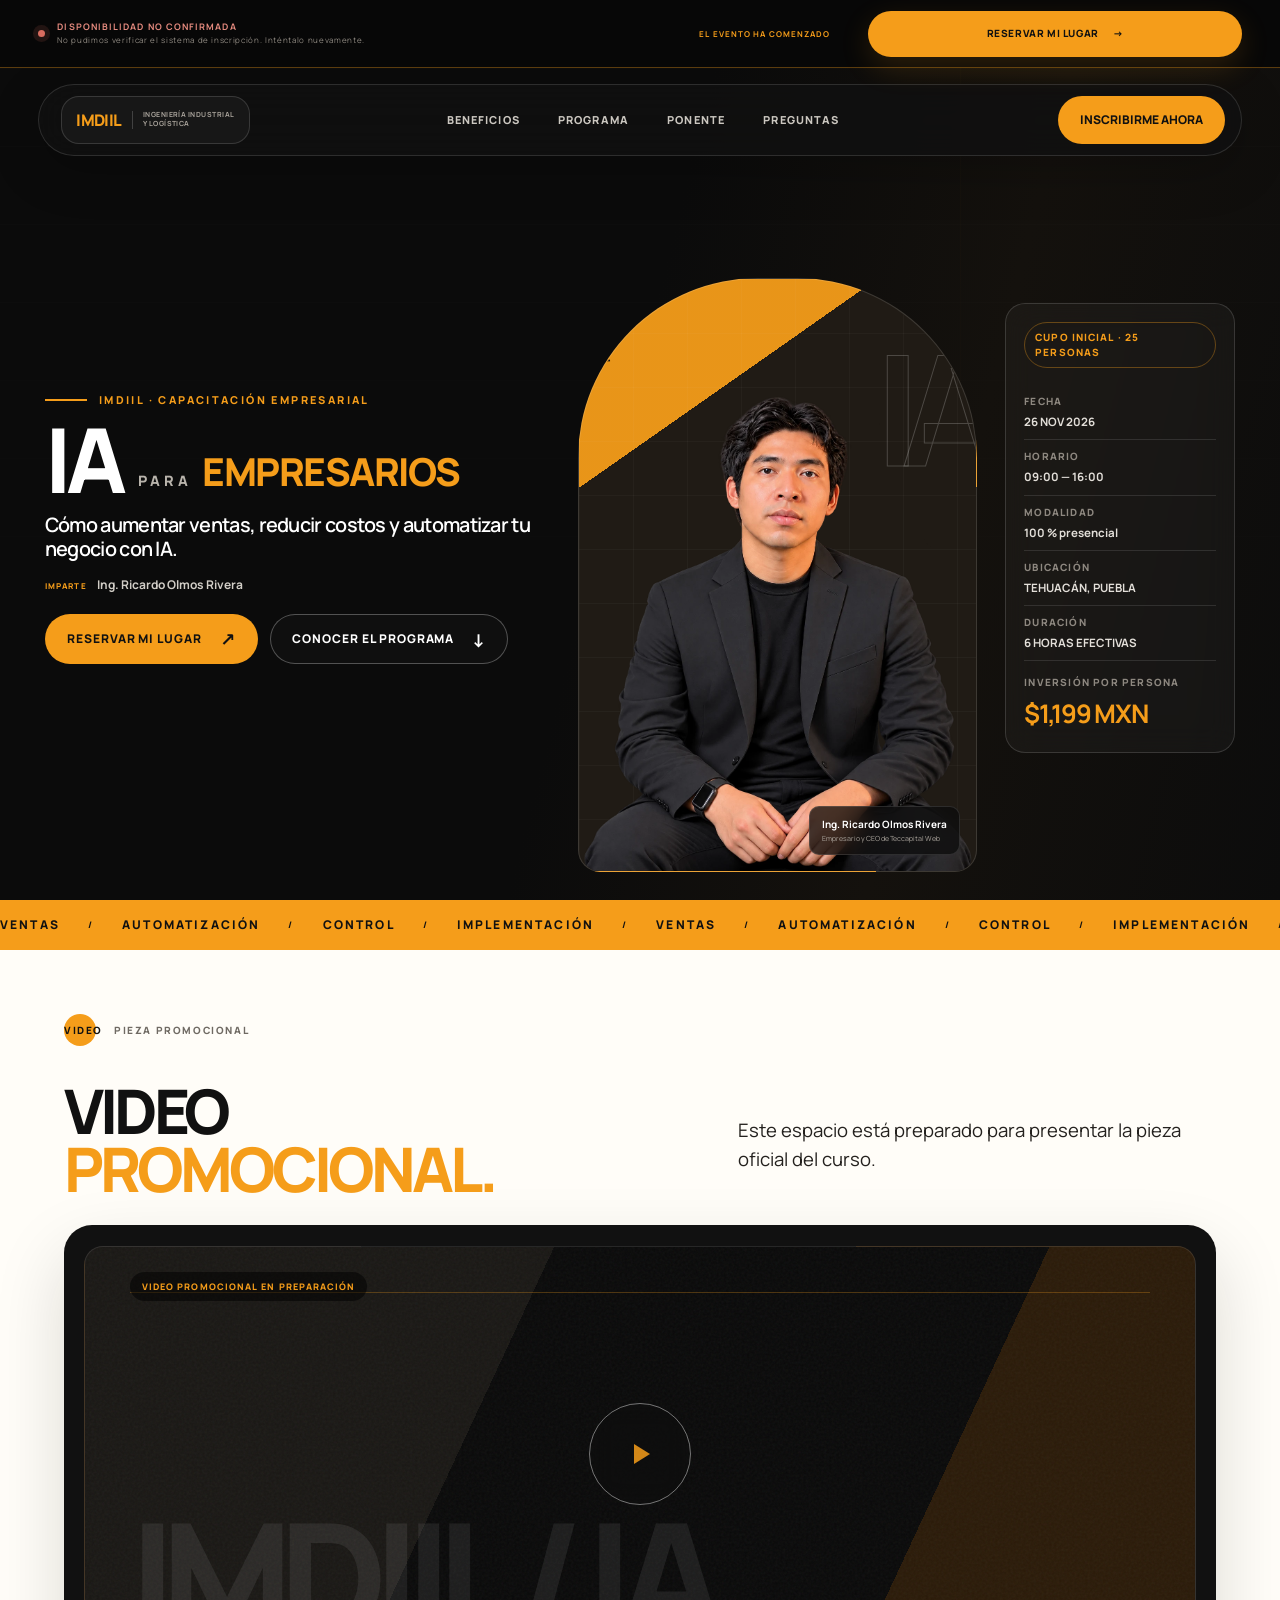
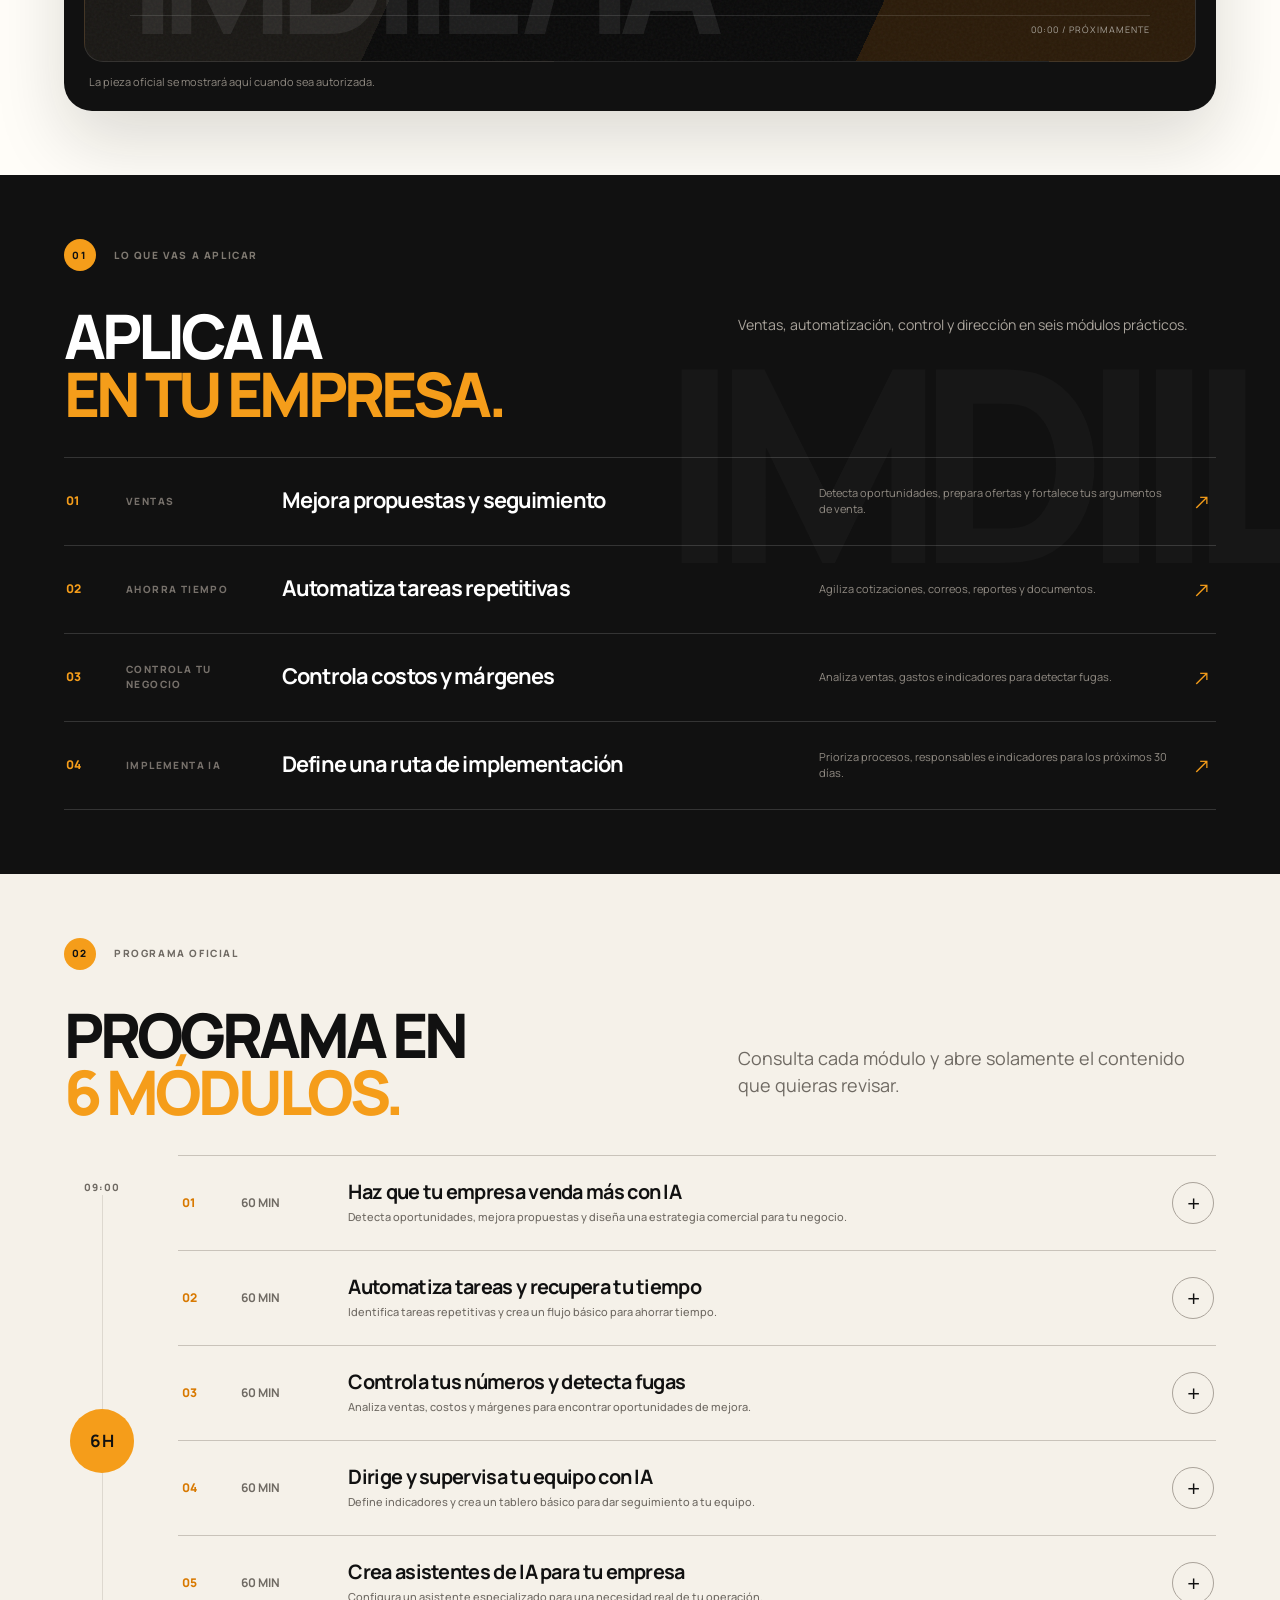
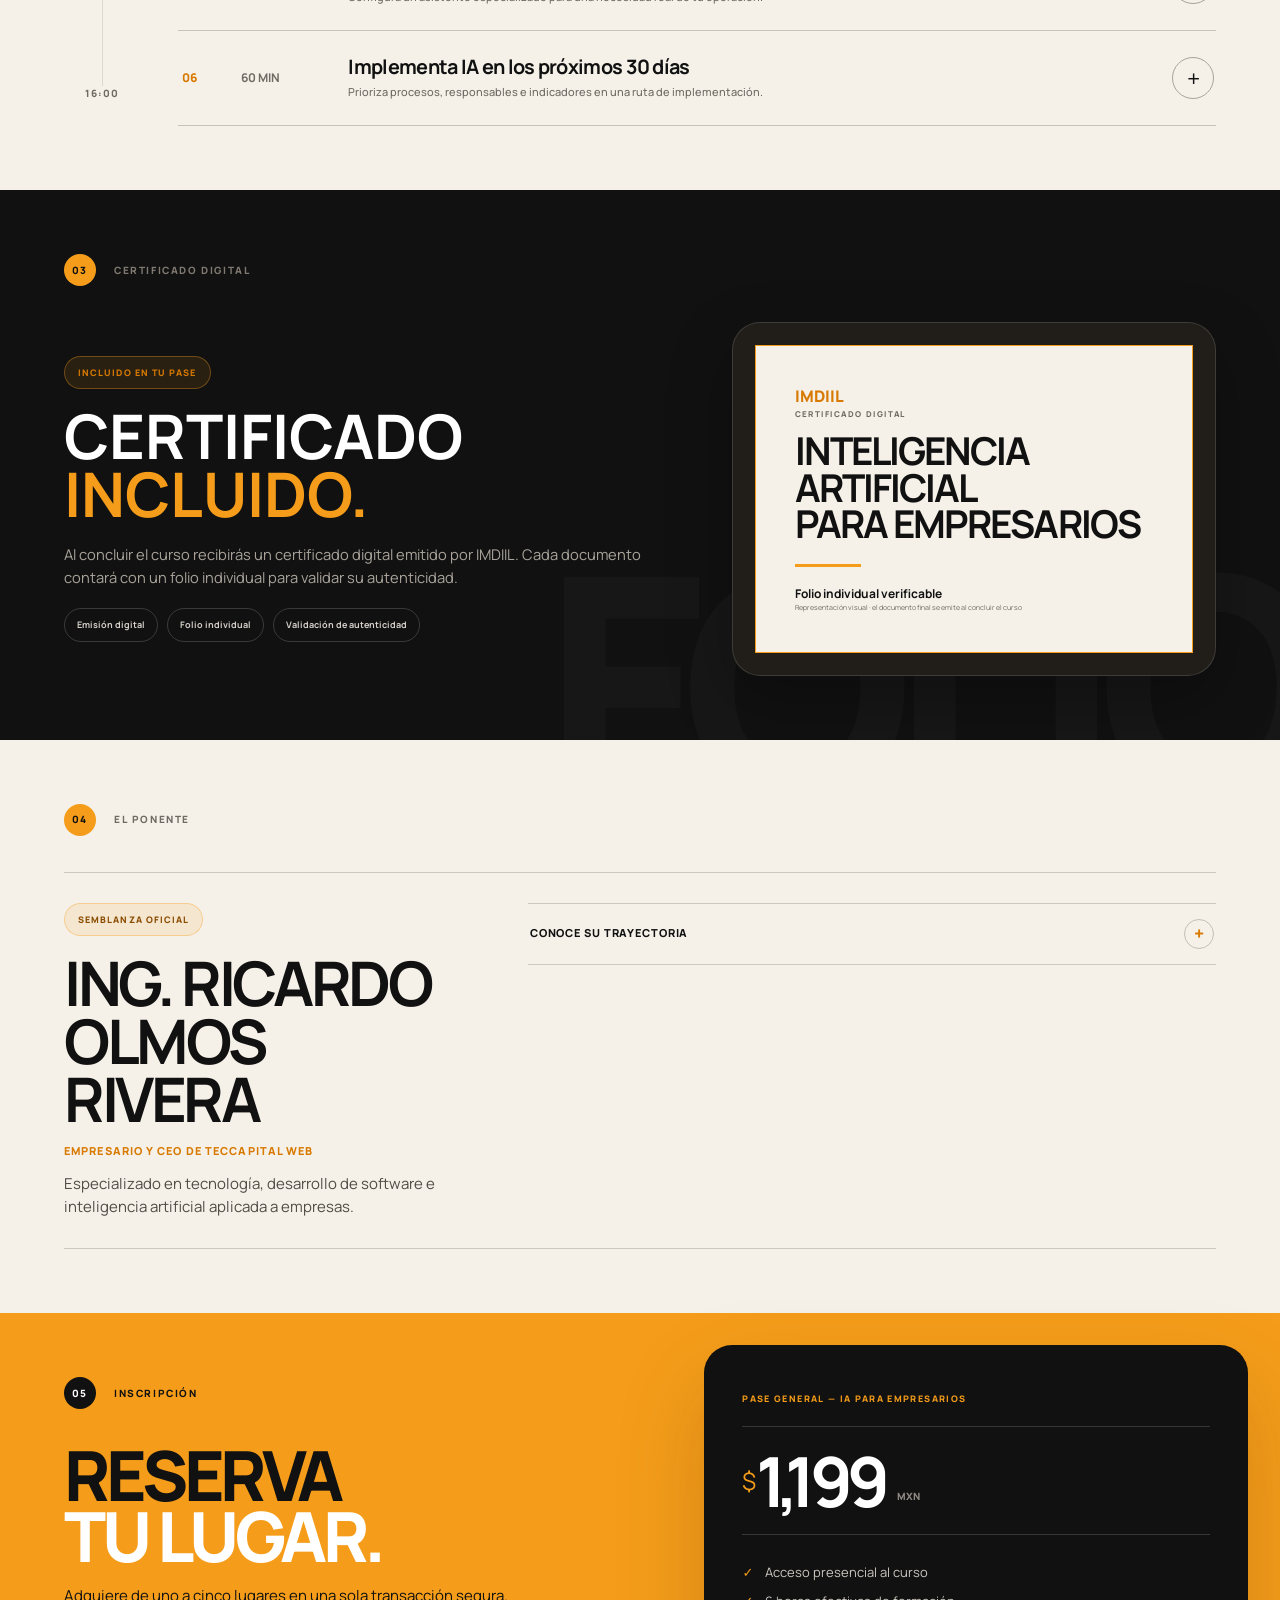
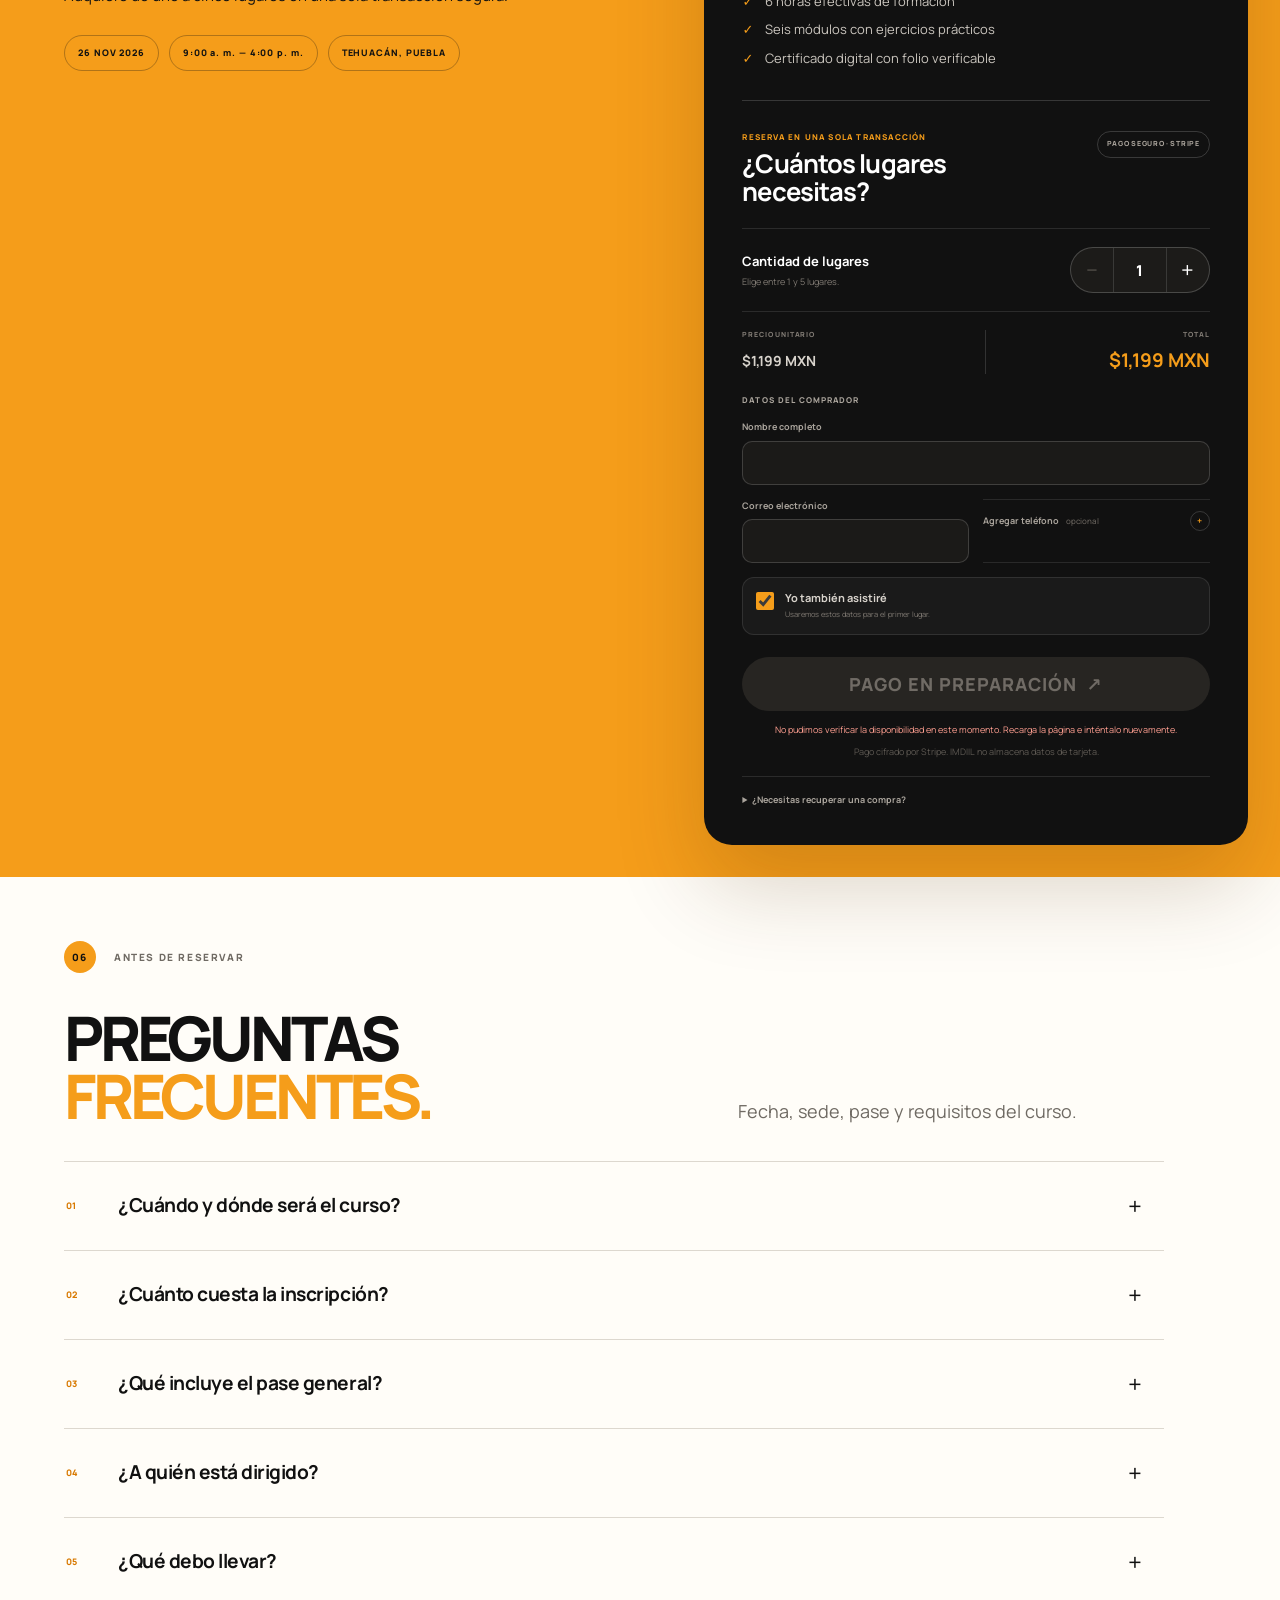
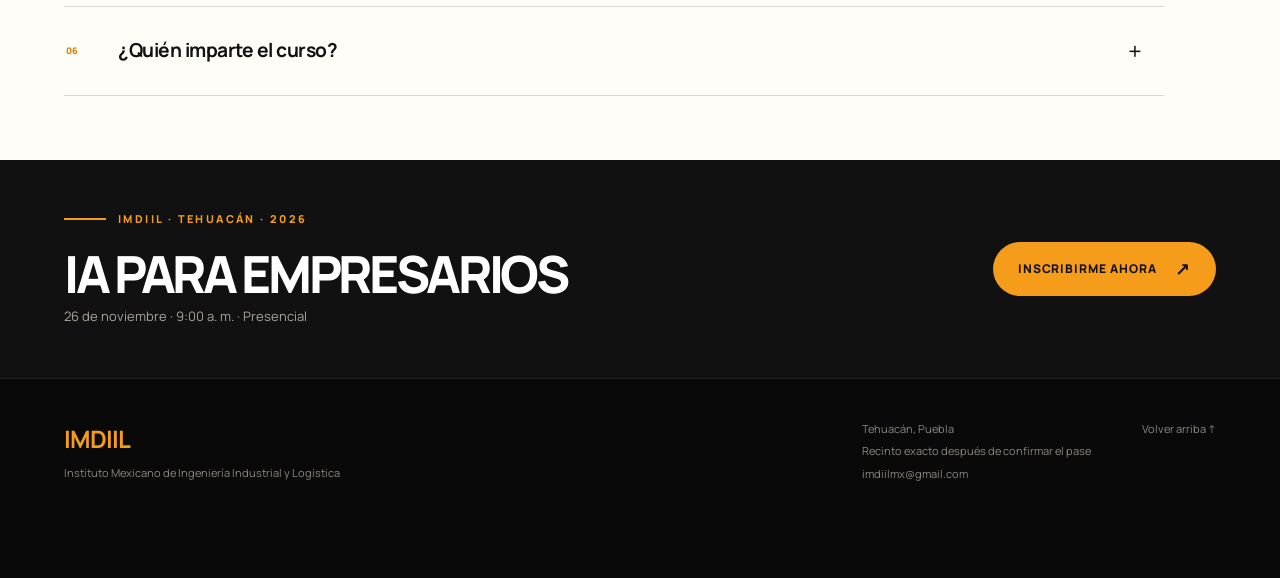
<file: ia/index.html>
<!doctype html>
<html lang="es-MX">
<head>
  <meta charset="utf-8">
  <meta name="viewport" content="width=device-width, initial-scale=1">
  <meta name="theme-color" content="#111111">
  <meta name="referrer" content="no-referrer">
  <meta name="description" content="Curso presencial en Tehuacán para aumentar ventas, reducir costos y automatizar tu negocio con IA. 26 de noviembre de 2026.">
  <link rel="canonical" href="https://www.imdiil.com/ia/">
  <meta property="og:type" content="website">
  <meta property="og:url" content="https://www.imdiil.com/ia/">
  <meta property="og:title" content="Inteligencia Artificial para Empresarios | IMDIIL">
  <meta property="og:description" content="Curso presencial en Tehuacán. Jueves 26 de noviembre de 2026 · 9:00 a. m. a 4:00 p. m. Consulta la inversión vigente y reserva en línea.">
  <meta property="og:image" content="https://www.imdiil.com/ia/assets/og-imdiil-ia.png">
  <meta property="og:image:width" content="1200">
  <meta property="og:image:height" content="630">
  <meta name="twitter:card" content="summary_large_image">
  <title>Inteligencia Artificial para Empresarios | IMDIIL</title>
  <link rel="icon" href="./assets/favicon.svg" type="image/svg+xml">
  <link rel="preconnect" href="https://fonts.googleapis.com">
  <link rel="preconnect" href="https://fonts.gstatic.com" crossorigin>
  <link href="https://fonts.googleapis.com/css2?family=Manrope:wght@400;500;600;700;800&display=swap" rel="stylesheet">
  <link rel="stylesheet" href="./styles.css">
  <script src="./site-config.js" defer></script>
  <script src="./countdown-core.js" defer></script>
  <script src="https://js.stripe.com/v3/" defer></script>
  <script src="./app.js" defer></script>
</head>
<body>
  <a class="skip-link" href="#main">Saltar al contenido</a>
  <div class="scroll-progress" aria-hidden="true"><span id="scrollProgress"></span></div>

  <section class="review-bar" aria-label="Inscripción y cuenta regresiva">
    <div class="review-status" role="status" aria-live="polite">
      <span class="status-dot" aria-hidden="true"></span>
      <span class="review-status-copy">
        <strong id="reviewLabel">Información oficial actualizada</strong>
        <span id="reviewNote">Inscripción en preparación · Stripe permanece desactivado.</span>
      </span>
    </div>
    <div class="hero-countdown review-countdown" aria-labelledby="countdownTitle">
      <strong class="review-countdown-label" id="countdownTitle">El curso comienza en</strong>
      <div class="countdown-units" aria-label="Tiempo restante para el curso">
        <span><strong id="countdownDays">000</strong><small>Días</small></span>
        <i aria-hidden="true">:</i>
        <span><strong id="countdownHours">00</strong><small>Horas</small></span>
        <i aria-hidden="true">:</i>
        <span><strong id="countdownMinutes">00</strong><small>Min</small></span>
        <i aria-hidden="true">:</i>
        <span><strong id="countdownSeconds">00</strong><small>Seg</small></span>
      </div>
      <p class="countdown-status" id="countdownStatus" role="status" aria-live="polite"></p>
    </div>
    <button class="review-cta checkout-trigger" type="button">Reservar mi lugar <span aria-hidden="true">→</span></button>
  </section>

  <header class="site-header" id="inicio">
    <a class="brand" href="#inicio" aria-label="IMDIIL, inicio">
      <span class="brand-name" id="brandName">IMDIIL</span>
      <span class="brand-subtitle">Ingeniería industrial<br>y logística</span>
    </a>
    <button class="menu-toggle" id="menuToggle" type="button" aria-expanded="false" aria-controls="siteNav">
      <span>Menú</span><i aria-hidden="true"></i>
    </button>
    <nav class="site-nav" id="siteNav" aria-label="Navegación principal">
      <a href="#beneficios">Beneficios</a>
      <a href="#programa">Programa</a>
      <a href="#ponente">Ponente</a>
      <a href="#preguntas">Preguntas</a>
    </nav>
    <button class="header-cta checkout-trigger" type="button">Inscribirme ahora</button>
  </header>

  <main id="main">
    <section class="hero section-dark" aria-labelledby="heroTitle">
      <div class="hero-copy reveal">
        <p class="eyebrow" id="heroEyebrow">IMDIIL · CAPACITACIÓN EMPRESARIAL</p>
        <h1 id="heroTitle">
          <span class="hero-solid">IA</span>
          <span class="hero-title-row"><span class="hero-connector">PARA</span><span class="hero-accent">EMPRESARIOS</span></span>
        </h1>
        <p class="hero-tagline" id="heroTagline">Cómo aumentar ventas, reducir costos y automatizar tu negocio con IA.</p>
        <p class="hero-speaker-line"><span>Imparte</span><strong id="heroSpeakerName">Ing. Ricardo Olmos Rivera</strong></p>
        <dl class="hero-mobile-summary" aria-label="Fecha, horario y modalidad del curso">
          <div><dt>Fecha</dt><dd id="heroMobileDate">Jueves 26 de noviembre de 2026</dd></div>
          <div><dt>Horario</dt><dd id="heroMobileSchedule">9:00 a. m. a 4:00 p. m.</dd></div>
          <div><dt>Modalidad</dt><dd id="heroMobileModality">Presencial en Tehuacán, Puebla</dd></div>
        </dl>
        <div class="hero-actions">
          <button class="button button-primary checkout-trigger" type="button">Reservar mi lugar <span aria-hidden="true">↗</span></button>
          <a class="button button-ghost" href="#programa">Conocer el programa <span aria-hidden="true">↓</span></a>
        </div>
      </div>

      <figure class="hero-portrait reveal" data-delay="1">
        <span class="hero-portrait-index" aria-hidden="true">PONENTE / 01</span>
        <span class="hero-portrait-word" aria-hidden="true">IA</span>
        <picture>
          <source srcset="./assets/ricardo-olmos-rivera.webp" type="image/webp">
          <img id="heroSpeakerPhoto" src="./assets/ricardo-olmos-rivera.png" alt="Ing. Ricardo Olmos Rivera" width="1141" height="1379" loading="eager" decoding="async" fetchpriority="high">
        </picture>
        <figcaption><strong>Ing. Ricardo Olmos Rivera</strong><span>Empresario y CEO de Teccapital Web</span></figcaption>
      </figure>

      <aside class="hero-facts reveal" data-delay="2" aria-label="Datos esenciales del curso">
        <p class="capacity-badge">Cupo inicial · 25 personas</p>
        <dl class="hero-facts-list">
          <div><dt>Fecha</dt><dd id="metaDate">26 NOV 2026</dd></div>
          <div><dt>Horario</dt><dd id="metaSchedule">09:00 — 16:00</dd></div>
          <div><dt>Modalidad</dt><dd id="metaModality">100 % PRESENCIAL</dd></div>
          <div><dt>Ubicación</dt><dd id="metaLocation">TEHUACÁN, PUEBLA</dd></div>
          <div><dt>Duración</dt><dd id="metaDuration">6 HORAS EFECTIVAS</dd></div>
        </dl>
        <div class="hero-investment"><span>Inversión por persona</span><strong id="metaPrice">$1,199 MXN</strong></div>
      </aside>

    </section>

    <div class="marquee" aria-label="Conceptos del curso">
      <div class="marquee-track" aria-hidden="true">
        <span>VENTAS</span><i>/</i><span>AUTOMATIZACIÓN</span><i>/</i><span>CONTROL</span><i>/</i><span>IMPLEMENTACIÓN</span><i>/</i><span>VENTAS</span><i>/</i><span>AUTOMATIZACIÓN</span><i>/</i><span>CONTROL</span><i>/</i><span>IMPLEMENTACIÓN</span><i>/</i>
      </div>
    </div>

    <section class="video-section section-light" id="experiencia" aria-labelledby="videoTitle">
      <div class="section-kicker reveal"><span>VIDEO</span><p>PIEZA PROMOCIONAL</p></div>
      <div class="video-intro reveal">
        <h2 id="videoTitle">VIDEO<br><em>PROMOCIONAL.</em></h2>
        <div>
          <p class="lead">Este espacio está preparado para presentar la pieza oficial del curso.</p>
        </div>
      </div>
      <div class="video-frame reveal" data-delay="1">
        <button class="video-poster" id="videoButton" type="button" aria-describedby="videoDescription">
          <span class="video-noise" aria-hidden="true"></span>
          <span class="video-word" aria-hidden="true">IMDIIL / IA</span>
          <span class="play-button" aria-hidden="true"><i></i></span>
          <span class="video-state" id="videoState">Video promocional · próximamente</span>
          <span class="video-corner">00:00 / PRÓXIMAMENTE</span>
        </button>
        <p id="videoDescription">El video se integrará aquí cuando la pieza oficial esté lista.</p>
      </div>
    </section>

    <section class="manifesto benefits-section section-dark" id="beneficios" aria-labelledby="manifestoTitle">
      <div class="section-kicker reveal"><span>01</span><p>LO QUE VAS A APLICAR</p></div>
      <div class="manifesto-grid">
        <h2 class="reveal" id="manifestoTitle">APLICA IA<br><em>EN TU EMPRESA.</em></h2>
        <p class="reveal" data-delay="1">Ventas, automatización, control y dirección en seis módulos prácticos.</p>
      </div>
      <div class="value-rows" id="valueRows"></div>
    </section>

    <section class="program-section section-paper" id="programa" aria-labelledby="programTitle">
      <div class="section-kicker reveal"><span>02</span><p>PROGRAMA OFICIAL</p></div>
      <div class="program-heading reveal">
        <h2 id="programTitle">PROGRAMA EN<br><em>6 MÓDULOS.</em></h2>
        <div>
          <p>Consulta cada módulo y abre solamente el contenido que quieras revisar.</p>
        </div>
      </div>
      <div class="program-layout">
        <aside class="program-rail reveal" aria-label="Horario y duración del curso">
          <span>09:00</span><i></i><b>6H</b><i></i><span>16:00</span>
        </aside>
        <div class="program-list" id="programList"></div>
      </div>
    </section>

    <section class="certificate section-dark" aria-labelledby="certificateTitle">
      <div class="section-kicker reveal"><span>03</span><p>CERTIFICADO DIGITAL</p></div>
      <div class="certificate-layout">
        <div class="certificate-copy reveal">
          <span class="provisional-pill">INCLUIDO EN TU PASE</span>
          <h2 id="certificateTitle">CERTIFICADO<br><em>INCLUIDO.</em></h2>
          <p id="certificateDescription">Al concluir el curso recibirás un certificado digital emitido por IMDIIL, con un folio individual para validar su autenticidad.</p>
          <ul id="certificateFeatures"></ul>
        </div>
        <div class="certificate-preview reveal" data-delay="1" aria-label="Vista conceptual del certificado incluido">
          <div class="certificate-sheet">
            <span class="certificate-brand">IMDIIL</span>
            <span class="certificate-kicker">CERTIFICADO DIGITAL</span>
            <strong>INTELIGENCIA ARTIFICIAL<br>PARA EMPRESARIOS</strong>
            <i></i>
            <p>Folio individual verificable</p>
            <small>Representación visual · el documento final se emite al concluir el curso</small>
          </div>
        </div>
      </div>
    </section>

    <section class="speaker speaker-compact section-paper" id="ponente" aria-labelledby="speakerName">
      <div class="section-kicker reveal"><span>04</span><p>EL PONENTE</p></div>
      <article class="speaker-card reveal">
        <div class="speaker-card-intro">
          <span class="provisional-pill dark">SEMBLANZA OFICIAL</span>
          <h2 id="speakerName">ING. RICARDO OLMOS RIVERA</h2>
          <p class="speaker-role" id="speakerRole">Empresario y CEO de Teccapital Web</p>
          <p class="speaker-brief" id="speakerBrief"></p>
        </div>
        <details class="speaker-biography">
          <summary><span>Conoce su trayectoria</span><i aria-hidden="true"></i></summary>
          <div class="speaker-biography-content">
            <div class="speaker-stats" aria-label="Experiencia del ponente">
              <div><strong>5+</strong><span>años en tecnología</span></div>
              <div><strong>15+</strong><span>soluciones de software</span></div>
              <div><strong>100+</strong><span>empresas capacitadas</span></div>
            </div>
            <div id="speakerBio"></div>
          </div>
        </details>
        <p class="disclaimer" id="speakerDisclaimer" hidden></p>
      </article>
    </section>

    <section class="testimonials section-light" id="testimonials" aria-labelledby="testimonialsTitle" hidden>
      <div class="section-kicker"><span>05</span><p>OPINIONES VERIFICADAS</p></div>
      <div class="testimonials-heading">
        <h2 id="testimonialsTitle">LO QUE DICEN<br><em>LOS PARTICIPANTES.</em></h2>
        <button class="testimonial-pause" id="testimonialPause" type="button" aria-pressed="false">Pausar movimiento</button>
      </div>
      <div class="testimonial-rows" id="testimonialRows" role="region" aria-label="Opiniones de participantes">
        <div class="testimonial-row" id="testimonialRowA" data-direction="left" tabindex="0"></div>
        <div class="testimonial-row" id="testimonialRowB" data-direction="right" tabindex="0"></div>
        <div class="testimonial-row" id="testimonialRowC" data-direction="left" tabindex="0"></div>
      </div>
    </section>

    <section class="enrollment" id="inscripcion" aria-labelledby="enrollmentTitle">
      <div class="enrollment-copy reveal">
        <div class="section-kicker inverse"><span id="enrollmentSectionNumber">05</span><p>INSCRIPCIÓN</p></div>
        <h2 id="enrollmentTitle">RESERVA<br><em>TU LUGAR.</em></h2>
        <p>Adquiere de uno a cinco lugares en una sola transacción segura.</p>
        <div class="enrollment-meta">
          <span id="enrollDate">26 NOV 2026</span><span id="enrollTime">9:00 A. M. — 4:00 P. M.</span><span id="enrollLocation">TEHUACÁN, PUEBLA</span>
        </div>
      </div>
      <div class="ticket reveal" data-delay="1">
        <span class="ticket-label">PASE GENERAL — IA PARA EMPRESARIOS</span>
        <div class="ticket-price"><sup>$</sup><strong id="ticketPrice">1,199</strong><span>MXN</span></div>
        <ul id="ticketBenefits">
          <li>Acceso presencial al curso</li>
          <li>6 horas efectivas de formación</li>
          <li>Seis módulos con ejercicios prácticos</li>
          <li>Certificado digital con folio verificable</li>
        </ul>
        <div class="purchase-panel" id="purchasePanel">
          <form class="checkout-form" id="checkoutForm" novalidate>
            <div class="checkout-heading">
              <div>
                <span class="checkout-kicker">RESERVA EN UNA SOLA TRANSACCIÓN</span>
                <h4>¿Cuántos lugares necesitas?</h4>
              </div>
              <span class="secure-badge" aria-label="Pago procesado y protegido por Stripe">PAGO SEGURO · STRIPE</span>
            </div>

            <div class="quantity-row">
              <div>
                <label for="seatQuantity">Cantidad de lugares</label>
                <p id="quantityHelp">Elige entre 1 y <span id="quantityMax">5</span> lugares.</p>
              </div>
              <div class="quantity-control" role="group" aria-label="Cantidad de lugares">
                <button type="button" id="quantityDecrease" aria-label="Quitar un lugar">−</button>
                <input id="seatQuantity" name="quantity" type="number" value="1" min="1" max="5" inputmode="numeric" aria-describedby="quantityHelp">
                <button type="button" id="quantityIncrease" aria-label="Agregar un lugar">+</button>
              </div>
            </div>

            <div class="price-summary" aria-live="polite" aria-atomic="true">
              <div><span>PRECIO UNITARIO</span><strong id="unitPriceSummary">$1,199 MXN</strong></div>
              <div class="price-total"><span>TOTAL</span><strong id="checkoutTotal">$1,199 MXN</strong></div>
            </div>

            <fieldset class="buyer-fields">
              <legend>Datos del comprador</legend>
              <label class="form-field form-field-wide">
                <span>Nombre completo</span>
                <input id="buyerName" name="buyerName" type="text" autocomplete="name" maxlength="140" required>
              </label>
              <label class="form-field">
                <span>Correo electrónico</span>
                <input id="buyerEmail" name="buyerEmail" type="email" autocomplete="email" maxlength="180" required>
              </label>
              <details class="optional-contact">
                <summary>Agregar teléfono <small>opcional</small><i aria-hidden="true"></i></summary>
                <label class="form-field">
                  <span>Teléfono</span>
                  <input id="buyerPhone" name="buyerPhone" type="tel" autocomplete="tel" maxlength="40">
                </label>
              </details>
              <label class="buyer-attends form-field-wide">
                <input id="buyerAttends" name="buyerAttends" type="checkbox" checked>
                <span><strong>Yo también asistiré</strong><small>Usaremos estos datos para el primer lugar.</small></span>
              </label>
            </fieldset>

            <button class="button ticket-button" id="checkoutSubmit" type="submit" disabled>
              <span id="checkoutSubmitText">Pago en preparación</span><span aria-hidden="true">↗</span>
            </button>
            <p class="checkout-notice" id="checkoutNotice" role="status">Estamos verificando la disponibilidad del sistema de inscripción.</p>
            <p class="privacy-note">Pago cifrado por Stripe. IMDIIL no almacena datos de tarjeta.</p>
          </form>

          <section class="payment-element-panel" id="paymentElementPanel" aria-labelledby="paymentElementTitle" hidden>
            <div class="payment-element-heading">
              <div>
                <span class="checkout-kicker">PAGO CIFRADO POR STRIPE</span>
                <h4 id="paymentElementTitle">Confirma tu pago</h4>
              </div>
              <span class="secure-badge">TARJETA SEGURA</span>
            </div>
            <div class="payment-order-summary" aria-live="polite">
              <span id="paymentOrderPlaces">1 lugar</span>
              <strong id="paymentOrderTotal">$1,199 MXN</strong>
            </div>
            <div class="payment-element-mount" id="paymentElement" aria-label="Datos de pago"></div>
            <button class="button ticket-button" id="paymentSubmit" type="button">
              <span id="paymentSubmitText">Confirmar y pagar</span><span aria-hidden="true">↗</span>
            </button>
            <button class="text-button payment-back" id="paymentBack" type="button">← Editar datos de la compra</button>
            <p class="checkout-notice" id="paymentNotice" role="status">Stripe procesa tus datos de tarjeta; IMDIIL no los almacena.</p>
          </section>

          <section class="payment-result" id="paymentResult" aria-live="polite" aria-atomic="false" hidden>
            <span class="result-kicker" id="resultKicker">ESTADO DE LA RESERVA</span>
            <h4 id="resultTitle">Comprobando tu pago…</h4>
            <p id="resultMessage">No cierres esta página mientras confirmamos el resultado con Stripe.</p>
            <dl class="result-summary" id="resultSummary" hidden>
              <div><dt>Curso</dt><dd>IA para Empresarios</dd></div>
              <div><dt>Fecha</dt><dd id="resultDate">26 NOV 2026</dd></div>
              <div><dt>Lugares</dt><dd id="resultQuantity">—</dd></div>
              <div><dt id="resultTotalLabel">Total</dt><dd id="resultTotal">—</dd></div>
              <div class="result-reservation"><dt>Reserva</dt><dd id="resultReservation">—</dd></div>
            </dl>
            <div class="result-actions">
              <button class="button ticket-button" id="resultRetry" type="button" hidden>Intentar de nuevo <span aria-hidden="true">↗</span></button>
              <button class="text-button" id="resultRefresh" type="button" hidden>Actualizar estado</button>
            </div>

            <form class="attendees-form" id="attendeesForm" hidden>
              <div class="attendees-heading">
                <span>SIGUIENTE PASO</span>
                <h5>Datos de asistentes</h5>
                <p>Completa un registro por cada lugar adquirido. Puedes usar correos distintos para enviar confirmaciones individuales cuando el servicio esté configurado.</p>
              </div>
              <div id="attendeesFields"></div>
              <button class="button ticket-button" id="attendeesSubmit" type="submit">Guardar asistentes</button>
              <p class="attendees-notice" id="attendeesNotice" role="status"></p>
            </form>
          </section>

          <details class="recovery-panel" id="recoveryPanel">
            <summary>¿Necesitas recuperar una compra?</summary>
            <form id="recoveryForm">
              <p>Solicita un enlace seguro usando el identificador de reserva y el correo del comprador.</p>
              <label class="form-field">
                <span>Identificador de reserva</span>
                <input id="recoveryReservation" name="reservationId" type="text" autocomplete="off" maxlength="100" required>
              </label>
              <label class="form-field">
                <span>Correo del comprador</span>
                <input id="recoveryEmail" name="email" type="email" autocomplete="email" maxlength="180" required>
              </label>
              <button class="text-button" id="recoverySubmit" type="submit">Solicitar recuperación</button>
              <p id="recoveryNotice" role="status"></p>
            </form>
          </details>
          <noscript><p class="checkout-notice">Activa JavaScript para iniciar una inscripción segura.</p></noscript>
        </div>
      </div>
    </section>

    <section class="faq-section section-light" id="preguntas" aria-labelledby="faqTitle">
      <div class="section-kicker reveal"><span id="faqSectionNumber">06</span><p>ANTES DE RESERVAR</p></div>
      <div class="faq-heading reveal">
        <h2 id="faqTitle">PREGUNTAS<br><em>FRECUENTES.</em></h2>
        <p>Fecha, sede, pase y requisitos del curso.</p>
      </div>
      <div class="faq-layout">
        <div class="faq-list" id="faqList"></div>
      </div>
    </section>

    <section class="closing section-dark" aria-labelledby="closingTitle">
      <div class="closing-copy reveal">
        <p class="eyebrow">IMDIIL · TEHUACÁN · 2026</p>
        <h2 id="closingTitle">IA PARA EMPRESARIOS</h2>
        <p>26 de noviembre · 9:00 a. m. · Presencial</p>
      </div>
      <button class="button button-primary checkout-trigger reveal" type="button">Inscribirme ahora <span aria-hidden="true">↗</span></button>
    </section>
  </main>

  <footer class="site-footer">
    <div class="footer-brand">
      <strong>IMDIIL</strong>
      <p>Instituto Mexicano de Ingeniería Industrial y Logística</p>
    </div>
    <div class="footer-links">
      <span id="contactLocation">Tehuacán, Puebla</span>
      <span id="venueNote">Recinto exacto después de confirmar el pase</span>
      <a id="contactEmail" href="mailto:imdiilmx@gmail.com">imdiilmx@gmail.com</a>
    </div>
    <a href="#inicio">Volver arriba ↑</a>
  </footer>

  <button class="mobile-cta checkout-trigger" type="button"><span>IA PARA EMPRESARIOS</span><strong><span id="mobilePrice">$1,199</span> · INSCRIBIRME AHORA</strong></button>

  <div class="toast" id="toast" role="status" aria-live="polite" aria-atomic="true">
    <button type="button" id="toastClose" aria-label="Cerrar aviso">×</button>
    <strong id="toastTitle">Inscripción en preparación</strong>
    <p id="toastText"></p>
  </div>

  <script type="application/ld+json" id="structuredData"></script>
</body>
</html>
</file>
<file: css/styles.css>
:root {
  --bg: #07111f;
  --bg-soft: #0d1b2f;
  --card: rgba(12, 25, 43, 0.88);
  --card-2: rgba(255, 255, 255, 0.06);
  --text: #eef4ff;
  --muted: #a9b8d0;
  --line: rgba(255, 255, 255, 0.1);
  --primary: #f9ad2e;
  --primary-2: #ffcb71;
  --shadow: 0 20px 50px rgba(0, 0, 0, 0.28);
  --radius: 24px;
  --radius-sm: 18px;
  --container: 1180px;
}

* { box-sizing: border-box; }
html { scroll-behavior: smooth; }
body {
  margin: 0;
  font-family: 'Inter', sans-serif;
  background: linear-gradient(180deg, #05101d 0%, #09162a 55%, #07111f 100%);
  color: var(--text);
}
img { max-width: 100%; display: block; }
a { color: inherit; text-decoration: none; }
button { font: inherit; }

.page-bg {
  position: fixed;
  inset: 0;
  pointer-events: none;
  background:
    radial-gradient(circle at top right, rgba(249, 173, 46, 0.12), transparent 22%),
    radial-gradient(circle at left 20%, rgba(49, 130, 246, 0.16), transparent 25%);
}

.container { width: min(calc(100% - 32px), var(--container)); margin: 0 auto; }
.section { padding: 92px 0; position: relative; }
.section--tight { padding: 76px 0; }
.section--soft { background: rgba(255,255,255,0.02); }

.topbar {
  position: sticky; top: 0; z-index: 30; display: flex; align-items: center; justify-content: space-between;
  width: min(calc(100% - 24px), 1240px); margin: 16px auto 0; padding: 14px 18px;
  border: 1px solid var(--line); border-radius: 999px; backdrop-filter: blur(16px);
  background: rgba(5, 16, 29, 0.72);
}
.brand { display: flex; align-items: center; gap: 14px; min-width: 0; }
.brand__logo { width: 52px; height: 52px; object-fit: cover; border-radius: 14px; border: 1px solid var(--line); }
.brand__name { display: block; font-weight: 800; letter-spacing: 0.03em; }
.brand__sub { display: block; color: var(--muted); font-size: 0.82rem; max-width: 420px; white-space: nowrap; overflow: hidden; text-overflow: ellipsis; }
.nav { display: flex; align-items: center; gap: 22px; }
.nav a { color: var(--muted); font-weight: 600; font-size: 0.96rem; transition: 0.2s ease; }
.nav a:hover { color: var(--text); }
.nav__cta {
  padding: 12px 18px; border-radius: 999px; background: linear-gradient(135deg, var(--primary), var(--primary-2));
  color: #182132 !important; font-weight: 800 !important;
  transition: box-shadow 0.3s ease, transform 0.3s ease, background 0.3s ease;
}
.nav__cta:hover {
  box-shadow: 0 0 24px rgba(249, 173, 46, 0.5), 0 0 0 1px rgba(249, 173, 46, 0.3);
  transform: translateY(-2px);
  background: linear-gradient(135deg, var(--primary-2), var(--primary));
}
.nav-toggle { display: none; background: transparent; border: 0; padding: 0; }
.nav-toggle span { display: block; width: 24px; height: 2px; background: #fff; margin: 5px 0; border-radius: 4px; }

.hero { padding-top: 72px; }
.hero__content { display: grid; grid-template-columns: 1.05fr 0.95fr; gap: 36px; align-items: center; }
.eyebrow {
  display: inline-flex; padding: 8px 14px; border-radius: 999px; border: 1px solid rgba(249, 173, 46, 0.28);
  background: rgba(249, 173, 46, 0.08); color: var(--primary-2); font-size: 0.84rem; font-weight: 700; letter-spacing: 0.02em;
}
.hero h1, .section-heading h2 { margin: 16px 0 18px; font-size: clamp(2.4rem, 5vw, 4.5rem); line-height: 1.02; }
.section-heading h2 { font-size: clamp(2rem, 4vw, 3.25rem); }
.hero p, .section-heading p, .modal p { color: var(--muted); font-size: 1.05rem; line-height: 1.75; }
.hero__actions { display: flex; gap: 14px; margin: 30px 0 34px; flex-wrap: wrap; }
.btn {
  display: inline-flex; align-items: center; justify-content: center; min-height: 54px; padding: 0 22px; border-radius: 999px;
  border: 1px solid var(--line); font-weight: 800;
  transition: border-color 0.3s ease, box-shadow 0.3s ease, transform 0.3s ease, background 0.3s ease;
}
.btn--primary { background: linear-gradient(135deg, var(--primary), var(--primary-2)); color: #1b2233; }
.btn--ghost { background: rgba(255, 255, 255, 0.04); }
.btn:hover {
  border-color: rgba(249, 173, 46, 0.75);
  box-shadow: 0 0 18px rgba(249, 173, 46, 0.35), 0 0 0 1px rgba(249, 173, 46, 0.18);
  transform: translateY(-2px);
}
.btn--primary:hover {
  background: linear-gradient(135deg, var(--primary-2), var(--primary));
  box-shadow: 0 0 24px rgba(249, 173, 46, 0.5), 0 0 0 1px rgba(249, 173, 46, 0.3);
}

.stats { display: grid; grid-template-columns: repeat(3, 1fr); gap: 16px; }
.stat-card {
  padding: 22px; border-radius: var(--radius-sm); background: linear-gradient(180deg, rgba(255,255,255,0.06), rgba(255,255,255,0.03));
  border: 1px solid var(--line); box-shadow: var(--shadow);
}
.stat-card strong { font-size: clamp(1.9rem, 4vw, 2.6rem); display: block; margin-bottom: 6px; min-height: 1.2em; }
.stat-card span { color: var(--muted); line-height: 1.4; }

.hero__media-card {
  border-radius: 34px; overflow: hidden; border: 1px solid var(--line); box-shadow: var(--shadow);
  background: #0d1829; transform: none;
}
.hero__media-card img { width: 100%; height: 100%; object-fit: cover; }
.hero__floating {
  display: flex; flex-wrap: wrap; gap: 10px; margin-top: 18px;
}
.hero__floating span {
  padding: 10px 14px; border-radius: 999px; border: 1px solid var(--line); background: rgba(255,255,255,0.05);
  color: var(--text); font-weight: 600;
}

.highlights {
  margin-top: 10px; display: grid; grid-template-columns: repeat(5, 1fr); gap: 14px;
}
.highlights article {
  padding: 18px 16px; border-radius: 18px; border: 1px solid var(--line); background: rgba(255,255,255,0.04); text-align: center; color: var(--muted); font-weight: 700;
}
.split { display: grid; grid-template-columns: 1.1fr 0.9fr; gap: 28px; align-items: start; }
.feature-panel {
  padding: 28px; border-radius: var(--radius); background: linear-gradient(180deg, rgba(249,173,46,0.12), rgba(255,255,255,0.04));
  border: 1px solid rgba(249, 173, 46, 0.16); box-shadow: var(--shadow);
}
.feature-panel h3 { margin-top: 0; font-size: 1.4rem; }
.check-list { list-style: none; padding: 0; margin: 18px 0 0; display: grid; gap: 14px; }
.check-list li {
  position: relative; padding-left: 34px; color: var(--text); line-height: 1.5;
}
.check-list li::before {
  content: '✔'; position: absolute; left: 0; top: 0; width: 22px; height: 22px; border-radius: 50%;
  display: inline-grid; place-items: center; background: rgba(249, 173, 46, 0.18); color: var(--primary-2); font-size: 0.85rem;
}

.courses-grid {
  display: grid; grid-template-columns: repeat(3, minmax(0, 1fr)); gap: 22px; margin-top: 32px;
}
.course-card {
  background: linear-gradient(180deg, rgba(255,255,255,0.06), rgba(255,255,255,0.03));
  border: 1px solid var(--line); border-radius: 24px; overflow: hidden; box-shadow: var(--shadow);
  display: flex; flex-direction: column; min-height: 100%;
  transition: transform 0.28s ease, border-color 0.28s ease, box-shadow 0.28s ease, background 0.28s ease;
}
.course-card img { width: 100%; aspect-ratio: 16/11; object-fit: cover; transition: transform 0.35s ease; }
.course-card__body { padding: 20px; display: flex; flex-direction: column; gap: 14px; flex: 1; }
.course-card:hover { transform: translateY(-10px); border-color: rgba(249, 173, 46, 0.75); box-shadow: 0 24px 54px rgba(0, 0, 0, 0.34), 0 0 0 1px rgba(249, 173, 46, 0.18); background: linear-gradient(180deg, rgba(255,255,255,0.07), rgba(249,173,46,0.06)); }
.course-card:hover img { transform: scale(1.05); }
.course-card h3 { margin: 0; font-size: 1.12rem; line-height: 1.35; }
.course-card p { color: var(--muted); margin: 0; line-height: 1.6; }
.course-card button {
  margin-top: auto; width: 100%; min-height: 50px; border-radius: 14px; border: 1px solid rgba(249,173,46,0.22);
  background: rgba(249, 173, 46, 0.12); color: var(--primary-2); font-weight: 800; cursor: pointer;
  transition: border-color 0.25s ease, background 0.25s ease, transform 0.25s ease, box-shadow 0.25s ease;
}
.course-card:hover button, .course-card button:hover {
  border-color: rgba(249, 173, 46, 0.85);
  background: rgba(249, 173, 46, 0.2);
  box-shadow: 0 0 0 1px rgba(249, 173, 46, 0.15);
  transform: translateY(-1px);
}

.gallery-grid {
  margin-top: 32px; display: grid; grid-template-columns: repeat(4, minmax(0, 1fr)); gap: 16px;
}
.gallery-item {
  border-radius: 20px; overflow: hidden; border: 1px solid var(--line); background: #0c1727; cursor: pointer; position: relative;
}
.gallery-item img {
  width: 100%; aspect-ratio: 1 / 1; object-fit: cover; transition: transform 0.35s ease, filter 0.35s ease;
}
.gallery-item:hover img { transform: scale(1.06); filter: saturate(1.05); }

.carousel { position: relative; margin-top: 32px; }
.carousel__viewport { overflow: hidden; }
.carousel__track { display: flex; transition: transform 0.45s ease; }
.carousel__slide { min-width: 100%; padding: 0 56px; }
.carousel__card {
  margin: 0 auto; width: min(760px, 100%); padding: 18px; border-radius: 28px; border: 1px solid var(--line);
  background: linear-gradient(180deg, rgba(255,255,255,0.05), rgba(255,255,255,0.03)); box-shadow: var(--shadow);
}
.carousel__card img { width: 100%; border-radius: 18px; object-fit: contain; background: white; }
.carousel__btn {
  position: absolute; top: 50%; transform: translateY(-50%); width: 44px; height: 44px; border-radius: 50%; border: 1px solid var(--line);
  background: rgba(255,255,255,0.08); color: white; cursor: pointer; z-index: 2; font-size: 1.7rem;
}
.carousel__btn--prev { left: 0; }
.carousel__btn--next { right: 0; }

.contact-wrap { display: grid; gap: 26px; }
.contact-grid { display: grid; grid-template-columns: repeat(3, minmax(0,1fr)); gap: 18px; }
.contact-card {
  padding: 26px; border-radius: 24px; border: 1px solid var(--line); background: rgba(255,255,255,0.04); box-shadow: var(--shadow);
  display: flex; flex-direction: column; gap: 8px;
  transition: border-color 0.3s ease, box-shadow 0.3s ease, transform 0.3s ease, background 0.3s ease;
}
.contact-card:hover {
  border-color: rgba(249, 173, 46, 0.75);
  box-shadow: 0 24px 54px rgba(0, 0, 0, 0.34), 0 0 18px rgba(249, 173, 46, 0.35), 0 0 0 1px rgba(249, 173, 46, 0.18);
  background: linear-gradient(180deg, rgba(255,255,255,0.07), rgba(249,173,46,0.06));
  transform: translateY(-6px);
}
.contact-card__label { color: var(--primary-2); font-weight: 800; text-transform: uppercase; letter-spacing: 0.06em; font-size: 0.8rem; }
.contact-card strong { font-size: 1.25rem; }
.contact-card small { color: var(--muted); }

.footer { padding: 30px 0 46px; border-top: 1px solid var(--line); }
.footer__content { display: grid; grid-template-columns: 1.2fr 1fr 0.8fr; gap: 24px; align-items: center; }
.footer__brand { display: flex; align-items: center; gap: 16px; }
.footer__brand img { width: 58px; height: 58px; border-radius: 16px; object-fit: cover; }
.footer__brand p, .footer__links a, .footer__socials a { color: var(--muted); }
.footer__links, .footer__socials { display: flex; flex-wrap: wrap; gap: 14px 18px; justify-content: center; }
.footer__socials { justify-content: flex-end; }

.floating-socials {
  position: fixed; right: 18px; bottom: 18px; z-index: 25; display: flex; flex-direction: column; gap: 12px;
}
.floating-social {
  width: 58px; height: 58px; border-radius: 50%; display: grid; place-items: center;
  border: 1px solid rgba(255,255,255,0.16); box-shadow: 0 12px 30px rgba(0,0,0,0.28);
  transition: transform 0.25s ease, box-shadow 0.25s ease;
}
.floating-social:hover { transform: translateY(-3px) scale(1.04); }
.floating-social svg { width: 26px; height: 26px; fill: white; }
.floating-social--whatsapp { background: linear-gradient(135deg, #24d366, #6de29a); }
.floating-social--facebook { background: linear-gradient(135deg, #1877f2, #4f9cff); }
.floating-social--instagram { background: linear-gradient(135deg, #833ab4, #fd1d1d 55%, #fcb045); }

.modal, .lightbox {
  position: fixed; inset: 0; display: none; align-items: center; justify-content: center; z-index: 60;
}
.modal.is-open, .lightbox.is-open { display: flex; }
.modal__overlay, .lightbox__overlay { position: absolute; inset: 0; background: rgba(5, 10, 18, 0.76); backdrop-filter: blur(6px); }
.modal__dialog {
  position: relative; width: min(920px, calc(100% - 24px)); max-height: calc(100vh - 40px); overflow: auto;
  border-radius: 28px; background: #081321; border: 1px solid var(--line); box-shadow: var(--shadow);
}
.modal__close, .lightbox__close {
  position: absolute; top: 14px; right: 14px; z-index: 2; width: 42px; height: 42px; border-radius: 50%; border: 1px solid var(--line);
  background: rgba(255,255,255,0.08); color: white; font-size: 1.6rem; cursor: pointer;
}
.modal__body { padding: 24px; }
.modal-course { display: grid; grid-template-columns: 0.95fr 1.05fr; gap: 24px; }
.modal-course img { width: 100%; border-radius: 20px; border: 1px solid var(--line); }
.modal-course h3 { margin: 0 0 12px; font-size: clamp(1.8rem, 4vw, 2.4rem); }
.modal-course .tags { display: flex; flex-wrap: wrap; gap: 10px; margin: 0 0 16px; }
.modal-course .tags span {
  padding: 8px 12px; border-radius: 999px; background: rgba(249,173,46,0.12); border: 1px solid rgba(249,173,46,0.16); color: var(--primary-2); font-weight: 700; font-size: 0.9rem;
}
.modal-course__columns { display: grid; grid-template-columns: 1fr 1fr; gap: 18px; }
.modal-course__box {
  padding: 18px; border-radius: 18px; background: rgba(255,255,255,0.04); border: 1px solid var(--line);
}
.modal-course__box h4 { margin-top: 0; margin-bottom: 12px; }
.modal-course__box ul { margin: 0; padding-left: 18px; color: var(--muted); line-height: 1.8; }

.modal-course__actions { display: flex; gap: 12px; margin-top: 18px; flex-wrap: wrap; }
.modal-course__cta { min-width: 220px; }
.lightbox { opacity: 0; visibility: hidden; transition: opacity 0.28s ease, visibility 0.28s ease; }
.lightbox.is-open { opacity: 1; visibility: visible; }
.lightbox__figure { position: relative; z-index: 1; margin: 0; display: grid; gap: 10px; justify-items: center; }
.lightbox img { position: relative; max-width: min(1000px, calc(100% - 40px)); max-height: calc(100vh - 120px); border-radius: 24px; z-index: 1; box-shadow: var(--shadow); }
.lightbox figcaption { color: var(--muted); font-size: 0.95rem; }
.lightbox__nav { position: absolute; top: 50%; transform: translateY(-50%); z-index: 2; width: 52px; height: 52px; border-radius: 50%; border: 1px solid var(--line); background: rgba(255,255,255,0.09); color: white; cursor: pointer; font-size: 2rem; }
.lightbox__nav--prev { left: 22px; }
.lightbox__nav--next { right: 22px; }


/* === Carrusel de empresas === */
.empresas-carousel {
  margin-top: 32px;
  overflow: hidden;
  position: relative;
  -webkit-mask-image: linear-gradient(90deg, transparent, #000 8%, #000 92%, transparent);
  mask-image: linear-gradient(90deg, transparent, #000 8%, #000 92%, transparent);
}
.empresas-track {
  display: flex;
  gap: 40px;
  align-items: center;
  width: max-content;
  animation: empresas-scroll 35s linear infinite;
}
.empresas-track img {
  height: 100px;
  width: auto;
  max-width: 220px;
  object-fit: contain;
  flex-shrink: 0;
  background: #fff;
  padding: 14px 22px;
  border-radius: 16px;
  opacity: 0.7;
  transition: opacity 0.3s ease, transform 0.3s ease;
}
.empresas-track img:hover {
  opacity: 1;
  transform: scale(1.06);
}
@keyframes empresas-scroll {
  0% { transform: translateX(0); }
  100% { transform: translateX(-50%); }
}
.empresas-carousel:hover .empresas-track {
  animation-play-state: paused;
}

@media (max-width: 820px) {
  .empresas-track { gap: 30px; }
  .empresas-track img { height: 80px; max-width: 170px; padding: 12px 18px; }
}
@media (max-width: 560px) {
  .empresas-track { gap: 24px; }
  .empresas-track img { height: 65px; max-width: 140px; padding: 10px 14px; }
}

.reveal { opacity: 0; transform: translateY(18px); transition: opacity 0.5s ease, transform 0.5s ease; }
.reveal.is-visible { opacity: 1; transform: translateY(0); }
.reveal-delay { transition-delay: 0.1s; }
.reveal-delay-2 { transition-delay: 0.18s; }

@media (max-width: 1120px) {
  .hero__content, .split, .footer__content { grid-template-columns: 1fr; }
  .highlights { grid-template-columns: repeat(3, 1fr); }
  .courses-grid { grid-template-columns: repeat(2, minmax(0, 1fr)); }
  .gallery-grid { grid-template-columns: repeat(3, minmax(0, 1fr)); }
  .contact-grid { grid-template-columns: 1fr; }
  .footer__links, .footer__socials { justify-content: flex-start; }
}

@media (max-width: 820px) {
  .topbar { border-radius: 24px; padding: 14px 16px; align-items: center; }
  .nav-toggle { display: block; }
  .nav {
    position: absolute; left: 0; right: 0; top: calc(100% + 8px); margin: 0 auto; width: min(calc(100% - 12px), 100%);
    flex-direction: column; align-items: stretch; gap: 10px; padding: 16px; border-radius: 24px; border: 1px solid var(--line);
    background: rgba(5, 16, 29, 0.95); display: none;
  }
  .nav.is-open { display: flex; }
  .hero { padding-top: 40px; }
  .stats, .highlights, .courses-grid, .gallery-grid, .modal-course, .modal-course__columns { grid-template-columns: 1fr; }
  .carousel__slide { padding: 0 34px; }
}

@media (max-width: 560px) {
  .section { padding: 72px 0; }
  .brand__sub { display: none; }
  .hero h1, .section-heading h2 { line-height: 1.08; }
  .hero__actions { flex-direction: column; }
  .btn { width: 100%; }
  .carousel__btn { display: none; }
  .carousel__slide { padding: 0; }
  .modal__body { padding: 18px; }
  .modal-course__actions { flex-direction: column; }
  .lightbox__nav { width: 46px; height: 46px; font-size: 1.6rem; }
  .lightbox__nav--prev { left: 10px; }
  .lightbox__nav--next { right: 10px; }
}

@media (max-width: 640px) {
  .floating-socials { right: 14px; bottom: 14px; gap: 10px; }
  .floating-social { width: 54px; height: 54px; }
  .floating-social svg { width: 24px; height: 24px; }
}
</file>
<file: css/redesign.css>
:root {
  --bg: #ffffff;
  --bg-soft: #f2f4f6;
  --card: #ffffff;
  --card-2: #eef2f5;
  --text: #10233d;
  --muted: #647184;
  --line: #dde3e8;
  --primary: #f28c28;
  --primary-2: #ffb14a;
  --navy: #0b1a2d;
  --navy-2: #102943;
  --blue: #168fc7;
  --shadow: 0 22px 60px rgba(12, 28, 48, 0.12);
  --radius: 6px;
  --radius-sm: 4px;
  --container: 1200px;
}

html {
  scroll-padding-top: 86px;
  overflow-x: hidden;
}

body {
  font-family: 'Inter', sans-serif;
  color: var(--text);
  background: #fff;
  line-height: 1.6;
  overflow-x: hidden;
}

.page-bg { display: none; }
.container { width: min(calc(100% - 48px), var(--container)); }
.section { padding: clamp(82px, 9vw, 124px) 0; }
.section--tight { padding: clamp(72px, 8vw, 108px) 0; }
.section--soft { background: var(--bg-soft); }

main {
  display: flex;
  flex-direction: column;
}
.hero { order: 1; }
.highlights { order: 2; }
#nosotros { order: 3; }
#esencia { order: 4; }
#cursos { order: 5; }
#vip { order: 6; }
#galeria { order: 7; }
#opiniones { order: 8; }
#empresas { order: 9; }
#contacto { order: 10; }

/* Navegación clara, inspirada en el lenguaje arquitectónico de IMFRA */
.topbar {
  position: fixed;
  inset: 0 0 auto;
  z-index: 40;
  width: 100%;
  min-height: 86px;
  margin: 0;
  padding: 8px max(24px, calc((100vw - 1280px) / 2));
  border: 0;
  border-bottom: 1px solid rgba(16, 35, 61, 0.1);
  border-radius: 0;
  background: rgba(255, 255, 255, 0.96);
  backdrop-filter: blur(16px);
  box-shadow: 0 4px 24px rgba(11, 26, 45, 0.05);
  transition: min-height .25s ease, padding .25s ease, box-shadow .25s ease;
}

.topbar.is-scrolled {
  min-height: 72px;
  padding-top: 3px;
  padding-bottom: 3px;
  box-shadow: 0 12px 36px rgba(11, 26, 45, 0.12);
}
.topbar.is-scrolled .brand__logo { height: 58px; }

.brand { flex: 0 0 auto; }
.brand__logo {
  width: 236px;
  height: 68px;
  object-fit: contain;
  object-position: left center;
  border: 0;
  border-radius: 0;
}

.brand__name,
.brand__sub { display: none; }

.nav { gap: 25px; }
.nav a {
  color: #4d5d71;
  font-size: 0.85rem;
  font-weight: 700;
  position: relative;
}

.nav > a:not(.nav__cta):not(.nav__vip)::after {
  content: '';
  position: absolute;
  left: 0;
  right: 100%;
  bottom: -8px;
  height: 2px;
  background: var(--primary);
  transition: right 0.2s ease;
}

.nav > a:not(.nav__cta):not(.nav__vip):hover::after,
.nav > a.is-active:not(.nav__cta):not(.nav__vip)::after { right: 0; }
.nav > a.is-active:not(.nav__cta):not(.nav__vip) { color: var(--navy); }
.nav a:hover { color: var(--navy); }

.nav__cta,
.nav__vip {
  min-height: 44px;
  padding: 0 18px !important;
  border-radius: 2px !important;
  display: inline-flex;
  align-items: center;
  justify-content: center;
}

.nav__cta {
  background: var(--navy) !important;
  color: #fff !important;
}

.nav__vip {
  background: var(--primary) !important;
  color: var(--navy) !important;
  box-shadow: none !important;
}

.nav__vip::before { display: none !important; }
.nav__vip-dot { background: #fff !important; box-shadow: none !important; }
.nav-toggle span { background: var(--navy); }

/* Hero industrial */
.hero {
  min-height: 790px;
  padding: 152px 0 92px;
  background:
    linear-gradient(rgba(255,255,255,.035) 1px, transparent 1px),
    linear-gradient(90deg, rgba(255,255,255,.035) 1px, transparent 1px),
    linear-gradient(120deg, #08131f 0%, #0b1a2d 58%, #102943 100%);
  background-size: 48px 48px, 48px 48px, auto;
  color: #fff;
  overflow: hidden;
}

.hero::before {
  content: '';
  position: absolute;
  top: -18%;
  right: -8%;
  width: 46%;
  height: 140%;
  background: rgba(242, 140, 40, 0.08);
  transform: skewX(-14deg);
}

.hero::after {
  content: '';
  position: absolute;
  left: 0;
  bottom: 0;
  width: 8px;
  height: 38%;
  background: var(--primary);
}

.hero__content {
  position: relative;
  z-index: 2;
  grid-template-columns: minmax(0, 1.08fr) minmax(390px, 0.92fr);
  gap: clamp(48px, 7vw, 90px);
}

.eyebrow {
  padding: 0;
  border: 0;
  border-radius: 0;
  background: transparent;
  color: var(--primary);
  font-size: 0.76rem;
  font-weight: 800;
  letter-spacing: 0.2em;
  text-transform: uppercase;
  align-items: center;
  gap: 10px;
}

.eyebrow::before {
  content: '';
  width: 28px;
  height: 2px;
  background: currentColor;
}

.hero h1 {
  max-width: 780px;
  margin: 22px 0 24px;
  font-family: 'Sora', sans-serif;
  font-size: clamp(3.1rem, 6.4vw, 5.75rem);
  font-weight: 700;
  letter-spacing: -0.055em;
  line-height: 0.98;
}

.hero h1 span { display: block; color: var(--primary); }
.hero p { max-width: 650px; color: #aab5c3; font-size: clamp(1rem, 1.5vw, 1.2rem); }
.hero__actions { margin: 34px 0 42px; }

.btn {
  min-height: 54px;
  padding: 0 24px;
  border-radius: 2px;
  border: 1px solid transparent;
  font-size: 0.9rem;
  letter-spacing: 0.01em;
}

.btn--primary {
  background: var(--primary);
  color: var(--navy);
}

.btn--ghost {
  border-color: rgba(255, 255, 255, 0.35);
  background: transparent;
  color: #fff;
}

.btn--vip {
  background: #fff !important;
  color: var(--navy) !important;
  box-shadow: none !important;
}

.btn:hover,
.btn--primary:hover {
  box-shadow: 0 12px 30px rgba(0,0,0,.2);
  transform: translateY(-2px);
}

.stats {
  grid-template-columns: repeat(3, minmax(0, 1fr));
  gap: 0;
  border-top: 1px solid rgba(255, 255, 255, 0.13);
  padding-top: 28px;
}

.stat-card {
  padding: 0 24px;
  border: 0;
  border-right: 1px solid rgba(255, 255, 255, 0.13);
  border-radius: 0;
  background: transparent;
  box-shadow: none;
}

.stat-card:first-child { padding-left: 0; }
.stat-card:last-child { border-right: 0; }
.stat-card strong { color: #fff; font-size: clamp(1.8rem, 3vw, 2.35rem); }
.stat-card span { color: #8fa0b4; font-size: 0.78rem; text-transform: uppercase; letter-spacing: 0.08em; }

.hero__media { position: relative; }
.hero__media::before {
  content: '';
  position: absolute;
  inset: -24px -24px 68px 58px;
  border: 1px solid rgba(242, 140, 40, 0.58);
  z-index: -1;
}

.hero__media-card {
  position: relative;
  height: 590px;
  border: 0;
  border-radius: 2px;
  background: #11263f;
  box-shadow: 0 34px 90px rgba(0,0,0,.32);
}

.hero__media-card::after {
  content: '';
  position: absolute;
  inset: 0;
  background: linear-gradient(180deg, transparent 48%, rgba(5, 15, 27, 0.86));
}

.hero__media-card img {
  width: 100%;
  height: 100%;
  object-fit: cover;
  object-position: 17% center;
}

.hero__media-label {
  position: absolute;
  z-index: 2;
  left: 28px;
  right: 28px;
  bottom: 24px;
  display: flex;
  justify-content: space-between;
  align-items: end;
  gap: 20px;
  color: #fff;
}

.hero__media-label strong { font-size: 1.4rem; letter-spacing: 0.08em; }
.hero__media-label span { color: #c5d0dd; font-size: 0.78rem; text-transform: uppercase; letter-spacing: 0.09em; text-align: right; }
.hero__floating { margin-top: 20px; }
.hero__floating span {
  padding: 8px 11px;
  border: 1px solid rgba(255,255,255,.16);
  border-radius: 2px;
  background: rgba(255,255,255,.035);
  color: #c4cfdb;
  font-size: 0.78rem;
}

/* Banda de capacidades */
.highlights {
  position: relative;
  z-index: 3;
  width: 100%;
  max-width: none;
  margin: 0;
  padding: 0 max(24px, calc((100vw - 1200px) / 2));
  grid-template-columns: repeat(5, 1fr);
  gap: 0;
  background: #fff;
  border-bottom: 1px solid var(--line);
}

.highlights article {
  min-height: 92px;
  display: grid;
  place-items: center;
  padding: 22px 18px;
  border: 0;
  border-right: 1px solid var(--line);
  border-radius: 0;
  background: #fff;
  color: #4f5f72;
  font-size: 0.8rem;
  text-transform: uppercase;
  letter-spacing: 0.07em;
}
.highlights article:first-child { border-left: 1px solid var(--line); }

/* Secciones editoriales */
.section-heading { max-width: 790px; }
.section-heading h2 {
  margin: 16px 0 20px;
  color: var(--navy);
  font-family: 'Sora', sans-serif;
  font-size: clamp(2.35rem, 4.8vw, 4.35rem);
  line-height: 1.04;
  letter-spacing: -0.045em;
}

.section-heading p,
.modal p { color: var(--muted); }
.split { grid-template-columns: 1.18fr 0.82fr; gap: clamp(48px, 8vw, 100px); align-items: center; }

.about-visual {
  position: relative;
  min-height: 560px;
  margin: 0;
  overflow: hidden;
  background: var(--navy);
  box-shadow: 0 30px 70px rgba(11, 26, 45, .18);
}
.about-visual img {
  position: absolute;
  inset: 0;
  width: 100%;
  height: 100%;
  object-fit: cover;
  object-position: 18% center;
  transform: scale(1.22);
  transition: transform .7s cubic-bezier(.2,.7,.2,1), filter .7s ease;
}
.about-visual::after {
  content: '';
  position: absolute;
  inset: 0;
  background: linear-gradient(180deg, transparent 55%, rgba(5, 15, 27, .86));
}
.about-visual:hover img { transform: scale(1.27); filter: saturate(1.08); }
.about-visual__slash {
  position: absolute;
  z-index: 2;
  inset: -12% auto -12% -13%;
  width: 26%;
  background: rgba(242, 140, 40, .88);
  transform: skewX(-12deg);
  mix-blend-mode: multiply;
}
.about-visual__corner {
  position: absolute;
  z-index: 3;
  width: 54px;
  height: 54px;
  border-color: var(--primary);
  border-style: solid;
}
.about-visual__corner--top { top: 18px; left: 18px; border-width: 2px 0 0 2px; }
.about-visual__corner--bottom { right: 18px; bottom: 18px; border-width: 0 2px 2px 0; }
.about-visual figcaption {
  position: absolute;
  z-index: 3;
  right: 30px;
  bottom: 29px;
  max-width: 240px;
  color: #fff;
  font-size: .72rem;
  font-weight: 800;
  letter-spacing: .14em;
  text-align: right;
  text-transform: uppercase;
}

.essence-section {
  position: relative;
  overflow: hidden;
  background:
    linear-gradient(rgba(255,255,255,.025) 1px, transparent 1px),
    linear-gradient(90deg, rgba(255,255,255,.025) 1px, transparent 1px),
    #080f18;
  background-size: 48px 48px;
  color: #fff;
}
.essence-section::after {
  content: 'IMDIIL';
  position: absolute;
  right: -1vw;
  top: -6vw;
  color: rgba(255,255,255,.018);
  font-family: 'Sora', sans-serif;
  font-size: clamp(8rem, 21vw, 22rem);
  font-weight: 800;
  letter-spacing: -.08em;
  line-height: 1;
  pointer-events: none;
}
.essence-section .container { position: relative; z-index: 2; }
.essence-section .section-heading h2 { color: #fff; }
.essence-section .section-heading p { color: #a9b5c5; }
.values-grid {
  display: grid;
  grid-template-columns: repeat(4, minmax(0, 1fr));
  gap: 1px;
  margin-top: 54px;
  background: rgba(255,255,255,.12);
}
.value-card {
  position: relative;
  min-height: 310px;
  padding: 34px 30px;
  overflow: hidden;
  background: #121b25;
  transition: transform .3s ease, background .3s ease;
}
.value-card::after {
  content: '';
  position: absolute;
  inset: auto 0 0;
  height: 3px;
  background: var(--primary);
  transform: scaleX(0);
  transform-origin: left;
  transition: transform .3s ease;
}
.value-card:hover { z-index: 2; transform: translateY(-8px); background: #192532; }
.value-card:hover::after { transform: scaleX(1); }
.value-card__icon {
  width: 62px;
  height: 62px;
  display: grid;
  place-items: center;
  border: 2px solid var(--primary);
  border-radius: 50%;
  color: var(--primary);
}
.value-card__icon svg { width: 27px; fill: none; stroke: currentColor; stroke-width: 1.7; stroke-linecap: round; stroke-linejoin: round; }
.value-card__number {
  position: absolute;
  top: 27px;
  right: 27px;
  color: rgba(255,255,255,.14);
  font-family: 'Sora', sans-serif;
  font-size: 1rem;
  font-weight: 800;
}
.value-card h3 { margin: 26px 0 10px; color: #fff; font-family: 'Sora', sans-serif; font-size: 1.15rem; }
.value-card p { margin: 0; color: #9ba8b8; font-size: .95rem; }

.feature-panel {
  position: relative;
  padding: 42px;
  border: 0;
  border-radius: 2px;
  background: var(--navy);
  color: #fff;
  box-shadow: var(--shadow);
}

.feature-panel::before {
  content: '';
  position: absolute;
  left: 0;
  top: 0;
  width: 6px;
  height: 100%;
  background: var(--primary);
}

.feature-panel h3 { color: #fff; font-family: 'Sora', sans-serif; font-size: 1.55rem; }
.check-list { grid-template-columns: 1fr 1fr; gap: 18px 24px; }
.check-list li { color: #d8e0e9; padding-left: 28px; }
.check-list li::before {
  width: auto;
  height: auto;
  border-radius: 0;
  background: transparent;
  color: var(--primary);
}

#cursos { background: var(--bg-soft); }
.course-toolbar {
  margin-top: 44px;
  padding: 14px;
  display: flex;
  align-items: center;
  justify-content: space-between;
  gap: 18px;
  border: 1px solid var(--line);
  background: #fff;
}
.course-filters { display: flex; flex-wrap: wrap; gap: 8px; }
.course-filter {
  min-height: 42px;
  padding: 0 16px;
  border: 1px solid var(--line);
  border-radius: 2px;
  background: #fff;
  color: #546378;
  font: inherit;
  font-size: .79rem;
  font-weight: 800;
  cursor: pointer;
  transition: color .2s ease, background .2s ease, border-color .2s ease;
}
.course-filter:hover,
.course-filter.is-active { border-color: var(--navy); background: var(--navy); color: #fff; }
.course-count { flex: 0 0 auto; color: var(--muted); font-size: .75rem; font-weight: 800; letter-spacing: .08em; text-transform: uppercase; }
.courses-grid { gap: 20px; margin-top: 22px; }
.course-card {
  border: 1px solid #dfe4e8;
  border-radius: 3px;
  background: #fff;
  box-shadow: 0 10px 32px rgba(11, 26, 45, 0.07);
}
.course-card img { aspect-ratio: 16 / 10; filter: saturate(.88) contrast(1.03); }
.course-card__body { padding: 24px; }
.course-card h3 { color: var(--navy); font-family: 'Sora', sans-serif; }
.course-card p { color: var(--muted); }
.course-card button {
  min-height: 48px;
  border: 0;
  border-radius: 2px;
  background: var(--navy);
  color: #fff;
}
.course-card:hover {
  transform: translateY(-7px);
  border-color: rgba(242, 140, 40, .65);
  background: #fff;
  box-shadow: 0 22px 52px rgba(11, 26, 45, .14);
}
.course-card:hover button,
.course-card button:hover { background: var(--primary); color: var(--navy); box-shadow: none; }

/* Club VIP: sin precios en la landing */
.vip-section {
  padding: clamp(88px, 9vw, 126px) 0;
  background: var(--navy);
  color: #e8edf5;
}
.vip-section::before {
  top: -30%;
  right: -12%;
  width: 52vw;
  height: 52vw;
  background: rgba(242, 140, 40, 0.16);
  filter: blur(140px);
}
.vip-section::after { background: rgba(22, 143, 199, 0.16); }
.vip-container { max-width: 1200px; }
.vip-head { max-width: 820px; margin: 0 auto 54px; }
.vip-section h2 { font-size: clamp(2.6rem, 5vw, 4.6rem); letter-spacing: -.05em; }
.vip-section h2 em { color: var(--primary); }
.vip-section h2 em::after { display: none; }
.vip-badge { border-radius: 2px; color: var(--primary); background: transparent; }
.vip-badge-dot { background: var(--primary); box-shadow: none; }
.vip-sub { color: #a9b5c5; }
.vip-benefits { grid-template-columns: repeat(3, 1fr); gap: 1px; background: rgba(255,255,255,.1); margin-bottom: 54px; }
.vip-benefit {
  border: 0;
  border-radius: 0;
  background: #10243c;
  padding: 30px;
  backdrop-filter: none;
}
.vip-benefit:hover { transform: none; background: #142b47; }
.vip-benefit__icon { border-radius: 2px; color: var(--primary); background: rgba(242, 140, 40, .12); }
.vip-benefit h3 { font-size: 1rem; }
.vip-benefit p { color: #9dacbf; }
.vip-tools-banner {
  border-radius: 2px;
  padding: 34px;
  border-color: rgba(242, 140, 40, .36);
  background: linear-gradient(100deg, rgba(242,140,40,.12), rgba(22,143,199,.08));
}
.vip-tools-banner__label { color: var(--primary); }
.vip-tool-pill { border-radius: 2px; }
.vip-tool-pill svg { stroke: var(--primary); }
.vip-plans { display: none !important; }
.vip-plan {
  min-height: 100%;
  padding: 36px;
  border-radius: 2px;
  border: 1px solid rgba(255,255,255,.12);
  background: #10243c;
  backdrop-filter: none;
}
.vip-plan--featured { border-color: var(--primary); box-shadow: 0 18px 50px rgba(0,0,0,.2); }
.vip-plan__ribbon { border-radius: 2px !important; background: var(--primary) !important; color: var(--navy) !important; }
.vip-plan__name { color: #aab8c8 !important; }
.vip-plan__price { display: none !important; }
.vip-plan__headline {
  margin: 0;
  color: #fff;
  font-family: 'Sora', sans-serif;
  font-size: clamp(1.35rem, 2.4vw, 1.85rem);
  line-height: 1.2;
}
.vip-plan__equiv { color: #9dacbf !important; }
.vip-plan li { color: #dbe3ec; }
.vip-plan li svg { stroke: var(--primary); }
.vip-plan__cta { border-radius: 2px !important; }
.vip-plan__cta--primary { background: var(--primary) !important; color: var(--navy) !important; }
.vip-plan__cta--ghost { border-color: rgba(255,255,255,.28) !important; }
.vip-foot { color: #9dacbf !important; }
.vip-portal {
  margin-top: 48px;
  padding: clamp(30px, 5vw, 52px);
  display: grid;
  grid-template-columns: minmax(0, 1fr) auto;
  align-items: center;
  gap: 46px;
  border: 1px solid rgba(242, 140, 40, .52);
  background: linear-gradient(105deg, rgba(242,140,40,.13), rgba(16,41,67,.72));
}
.vip-portal__content { max-width: 680px; }
.vip-portal__label { color: var(--primary); font-size: .7rem; font-weight: 900; letter-spacing: .18em; text-transform: uppercase; }
.vip-portal h3 { margin: 11px 0 10px; color: #fff; font-family: 'Sora', sans-serif; font-size: clamp(1.65rem, 3vw, 2.45rem); line-height: 1.12; letter-spacing: -.035em; }
.vip-portal p { margin: 0; color: #a9b5c5; }
.vip-portal__actions { min-width: 230px; display: grid; gap: 13px; text-align: center; }
.vip-portal__link { color: #dbe3ec; font-size: .82rem; font-weight: 800; text-decoration: underline; text-underline-offset: 4px; }
.vip-portal__link:hover { color: var(--primary); }

/* Galería y testimonios */
.gallery-grid { gap: 10px; margin-top: 44px; }
.gallery-item { border: 0; border-radius: 2px; background: var(--navy); }
.gallery-item img { filter: saturate(.9); }

#opiniones { background: var(--navy); color: #fff; }
#opiniones .section-heading h2 { color: #fff; }
#opiniones .section-heading p { color: #a9b5c5; }
.carousel__card { border-radius: 2px; border: 0; background: #fff; box-shadow: 0 26px 70px rgba(0,0,0,.25); }
.carousel__card img { border-radius: 0; }
.carousel__btn { border-color: rgba(255,255,255,.3); background: transparent; }

/* Empresas */
.empresas-carousel { margin-top: 48px; }
.empresas-track img {
  height: 92px;
  max-width: 210px;
  border: 1px solid var(--line);
  border-radius: 2px;
  opacity: .72;
}

/* Contacto y pie */
#contacto {
  position: relative;
  background: #0a1727;
  color: #fff;
  overflow: hidden;
}
#contacto::before {
  content: '';
  position: absolute;
  left: -70px;
  top: 0;
  bottom: 0;
  width: 150px;
  background: var(--primary);
  transform: skewX(-12deg);
}
#contacto .section-heading h2 { color: #fff; }
#contacto .section-heading p { color: #a9b5c5; }
.contact-wrap { position: relative; z-index: 2; }
.contact-card {
  padding: 30px;
  border-radius: 2px;
  border: 1px solid rgba(255,255,255,.14);
  background: rgba(255,255,255,.035);
  box-shadow: none;
}
.contact-card__label { color: var(--primary); }
.contact-card small { color: #9dacbf; }
.contact-card:hover { transform: translateY(-4px); border-color: var(--primary); background: rgba(255,255,255,.05); box-shadow: none; }

.footer {
  padding: 58px 0 36px;
  border-top: 1px solid rgba(255,255,255,.08);
  background: #050d17;
  color: #fff;
}
.footer__content { grid-template-columns: 1.15fr 1fr .75fr; }
.footer__brand img {
  width: 150px;
  height: 92px;
  border-radius: 2px;
  object-fit: cover;
  object-position: center;
}
.footer__brand strong { display: none; }
.footer__brand p { max-width: 300px; color: #8795a7; }
.footer__links a,
.footer__socials a { color: #9ba8b8; }

.floating-socials { right: 24px; bottom: 24px; gap: 0; }
.floating-social--whatsapp {
  width: 58px !important;
  height: 58px !important;
  border: 0 !important;
  border-radius: 50% !important;
  background: #25d366 !important;
  box-shadow: 0 12px 28px rgba(0,0,0,.25) !important;
}
.floating-social--whatsapp svg { width: 29px !important; height: 29px !important; }
.floating-social--whatsapp:hover { transform: translateY(-4px) scale(1.05) !important; box-shadow: 0 16px 34px rgba(37,211,102,.35) !important; }

/* Modales */
.modal__dialog {
  border-radius: 4px;
  border: 1px solid var(--line);
  background: #fff;
  color: var(--navy);
}
.modal__close { background: var(--navy); color: #fff; }
.modal-course img { border-radius: 2px; }
.modal-course .tags span { border-radius: 2px; color: #a85c13; }
.modal-course__box { border-radius: 2px; background: var(--bg-soft); border-color: var(--line); }
.modal-course__box ul { color: var(--muted); }
.modal-course__actions .btn--ghost { color: var(--navy); border-color: var(--line); }
.lightbox img { border-radius: 2px; }

@media (max-width: 1180px) {
  .topbar { min-height: 78px; padding: 6px 24px; }
  .brand__logo { width: 210px; height: 64px; }
  .nav-toggle { display: block; padding: 8px; }
  .nav {
    position: absolute;
    top: 100%;
    left: 0;
    right: 0;
    width: 100%;
    margin: 0;
    padding: 22px 24px 28px;
    display: none;
    flex-direction: column;
    align-items: stretch;
    gap: 0;
    border: 0;
    border-top: 1px solid var(--line);
    border-radius: 0;
    background: #fff;
    box-shadow: 0 18px 34px rgba(11,26,45,.12);
  }
  .nav.is-open { display: flex; }
  .nav a { padding: 12px 0; color: var(--navy); }
  .nav__cta,
  .nav__vip { margin-top: 10px; padding: 0 18px !important; }
  .hero { padding-top: 138px; }
  .hero__content { grid-template-columns: 1fr 0.82fr; gap: 52px; }
  .hero__media-card { height: 520px; }
}

@media (max-width: 900px) {
  .container { width: min(calc(100% - 36px), var(--container)); }
  .hero { min-height: auto; padding: 132px 0 80px; }
  .hero__content,
  .split,
  .footer__content { grid-template-columns: 1fr; }
  .hero__text { max-width: 760px; }
  .hero__media { max-width: 620px; }
  .hero__media-card { height: 500px; }
  .highlights { grid-template-columns: repeat(3, 1fr); }
  .highlights article:nth-child(4) { border-left: 1px solid var(--line); }
  .vip-benefits { grid-template-columns: repeat(2, 1fr); }
  .values-grid { grid-template-columns: repeat(2, minmax(0, 1fr)); }
  .courses-grid { grid-template-columns: repeat(2, minmax(0, 1fr)); }
  .footer__links,
  .footer__socials { justify-content: flex-start; }
}

@media (max-width: 620px) {
  html { scroll-padding-top: 72px; }
  .container { width: min(calc(100% - 28px), var(--container)); }
  .section { padding: 74px 0; }
  .topbar { min-height: 72px; padding: 5px 16px; }
  .brand__logo { width: 166px; height: 58px; }
  .hero { padding: 118px 0 66px; }
  .hero h1 { font-size: clamp(2.7rem, 13vw, 4rem); line-height: 1; }
  .hero__actions { flex-direction: column; }
  .hero__actions .btn { width: 100%; }
  .stats { grid-template-columns: 1fr; gap: 18px; }
  .stat-card { padding: 0 0 18px; border-right: 0; border-bottom: 1px solid rgba(255,255,255,.13); }
  .stat-card:last-child { border-bottom: 0; }
  .hero__media::before { inset: -14px -14px 56px 38px; }
  .hero__media-card { height: 420px; }
  .hero__media-label { left: 20px; right: 20px; }
  .hero__media-label span { max-width: 150px; }
  .highlights { grid-template-columns: 1fr; padding: 0 14px; }
  .highlights article,
  .highlights article:first-child,
  .highlights article:nth-child(4) { min-height: 64px; border-left: 1px solid var(--line); border-bottom: 1px solid var(--line); }
  .section-heading h2 { font-size: clamp(2.2rem, 11vw, 3.25rem); }
  .feature-panel { padding: 30px 26px; }
  .check-list { grid-template-columns: 1fr; }
  .about-visual { min-height: 440px; }
  .values-grid { grid-template-columns: 1fr; }
  .value-card { min-height: 255px; }
  .course-toolbar { align-items: flex-start; flex-direction: column; }
  .course-count { padding-left: 2px; }
  .courses-grid,
  .gallery-grid,
  .contact-grid { grid-template-columns: 1fr; }
  .vip-benefits { grid-template-columns: 1fr; }
  .vip-benefit { padding: 26px; }
  .vip-tools-banner { padding: 26px; }
  .vip-plan { padding: 30px 24px; }
  .vip-portal { grid-template-columns: 1fr; gap: 26px; }
  .vip-portal__actions { min-width: 0; }
  .carousel__slide { padding: 0; }
  .carousel__btn { display: none; }
  #contacto::before { opacity: .18; }
  .footer__brand { align-items: flex-start; flex-direction: column; }
  .footer__brand img { width: 138px; height: 86px; }
  .floating-socials { right: 14px; bottom: 14px; }
  .floating-social--whatsapp { width: 54px !important; height: 54px !important; }
}

@media (prefers-reduced-motion: reduce) {
  *, *::before, *::after { scroll-behavior: auto !important; animation-duration: .01ms !important; animation-iteration-count: 1 !important; transition-duration: .01ms !important; }
}
</file>
<file: assets/imdiil-guide.css>
/* Guía virtual de IMDIIL · estilos (mismo diseño que la guía de SYNOVA con la paleta de IMDIIL) */
:root {
  --syg-ink: #14202e;
  --syg-muted: #66717f;
  --syg-blue: #173a5e;
  --syg-blue-deep: #0d2536;
  --syg-aqua: #ff7a2d;
  --syg-aqua-soft: #fff0e5;
  --syg-sky: #f6f0e8;
  --syg-paper: #fffdf9;
  --syg-line: rgba(7, 50, 79, .16);
  --syg-shadow: 0 28px 80px rgba(6, 40, 62, .24);
}

body.syg-lock { overflow: hidden !important; }

/* En móvil el panel es una experiencia de pantalla completa: conserva la
   posición de la página y evita que el gesto dentro del chat mueva el fondo. */
body.syg-panel-open {
  position: fixed !important;
  inset-inline: 0;
  top: var(--syg-panel-scroll-top, 0);
  width: 100%;
  overflow: hidden !important;
  overscroll-behavior: none;
}

.syg-root,
.syg-route,
.syg-cookie { font-family: "Inter", "Plus Jakarta Sans", Arial, sans-serif; color: var(--syg-ink); }

.syg-root *,
.syg-route *,
.syg-cookie * { box-sizing: border-box; }

.syg-character {
  --syg-look-x: 0px;
  --syg-look-y: 0px;
  --syg-look-r: 0deg;
  position: relative;
  display: block;
  width: 100%;
  height: 100%;
  transform: translate3d(var(--syg-look-x), var(--syg-look-y), 0) rotate(var(--syg-look-r));
  transform-origin: 50% 88%;
  transition: transform 220ms cubic-bezier(.2,.75,.25,1);
}

.syg-character__motion { position: relative; display: block; width: 100%; height: 100%; transform-origin: 50% 90%; }
.syg-character__frame { position: absolute; inset: 0; width: 100%; height: 100%; object-fit: contain; object-position: 50% 50%; pointer-events: none; user-select: none; }
.syg-character__frame--blink { opacity: 0; animation: syg-blink 6.4s step-end infinite; }

.syg-launcher {
  position: fixed;
  left: clamp(12px, 1.6vw, 26px);
  bottom: clamp(12px, 1.6vw, 22px);
  z-index: 9050;
  width: 462px;
  height: 256px;
  border: 0;
  background: transparent;
  color: var(--syg-ink);
  padding: 0;
  cursor: pointer;
  text-align: left;
  touch-action: none;
  font: inherit;
}
.syg-launcher__halo {
  position: absolute; left: 14px; bottom: 6px; width: 176px; height: 176px; border-radius: 50%;
  background: radial-gradient(circle at 50% 45%, rgba(255,122,45,.34), rgba(255,122,45,.08) 56%, transparent 70%);
  animation: syg-halo 3.6s ease-in-out infinite;
}
.syg-launcher__avatar {
  position: absolute; left: 0; bottom: 0; z-index: 2; width: 166px; height: 254px;
  display: grid; place-items: end center; transform-origin: 50% 95%;
  transition: transform .32s cubic-bezier(.2,.85,.3,1.35);
}
.syg-launcher__avatar::before {
  content: ""; position: absolute; width: 96px; height: 16px; bottom: 0; border-radius: 50%;
  background: rgba(4, 35, 54, .22); filter: blur(7px);
}
.syg-launcher__avatar .syg-character { position: relative; z-index: 1; width: 164px; height: 252px; }
.syg-launcher__avatar .syg-character__motion { animation: syg-float 4.8s ease-in-out infinite; }
.syg-launcher:hover .syg-launcher__avatar,
.syg-launcher:focus-visible .syg-launcher__avatar { transform: rotate(-2.5deg) scale(1.035); }
.syg-launcher__bubbles { position: absolute; z-index: 3; right: 0; top: 48px; width: 288px; display: grid; gap: 9px; }
.syg-launcher__bubble {
  position: relative; min-height: 50px; display: flex; align-items: center; justify-content: space-between; gap: 10px;
  padding: 12px 17px; border: 1px solid rgba(17,17,17,.12); border-radius: 17px;
  background: rgba(255,253,248,.97); color: #14202e; font-size: 13px; font-weight: 750; line-height: 1.25;
  box-shadow: 0 10px 28px rgba(0,0,0,.13);
  opacity: 0; transform: translateX(-10px) scale(.96); animation: syg-bubble-in .45s cubic-bezier(.2,.9,.3,1.2) forwards;
}
.syg-launcher__bubble:nth-child(1) { animation-delay: .35s; }
.syg-launcher__bubble:nth-child(2) { animation-delay: 1.1s; }
.syg-launcher__bubble:nth-child(3) { animation-delay: 1.85s, 5s; }
.syg-launcher__bubble::before {
  content: ""; position: absolute; left: -8px; top: 17px; width: 15px; height: 15px; background: inherit;
  border-left: 1px solid rgba(17,17,17,.1); border-bottom: 1px solid rgba(17,17,17,.1); transform: rotate(45deg);
}
.syg-launcher__bubble--accent {
  color: #1b170f; border-color: #f59a4a; background: linear-gradient(135deg, #ffc27a, var(--syg-aqua));
  animation-name: syg-bubble-in, syg-cta-pulse; animation-duration: .45s, 2.8s; animation-iteration-count: 1, infinite;
}
.syg-launcher__bubble--accent b { font-size: 19px; }
.syg-launcher__hint {
  position: absolute; z-index: 4; right: 6px; bottom: 4px; padding: 6px 11px; border-radius: 999px;
  background: rgba(13,37,54,.88); color: #fff; font-size: 9.5px; font-weight: 800; letter-spacing: .02em;
  opacity: 0; animation: syg-bubble-in .4s ease 2.5s forwards;
}
body.syg-cookie-open .syg-launcher { bottom: 132px; }
@media (min-width: 1680px) { body.syg-cookie-open .syg-launcher { bottom: clamp(12px, 1.6vw, 22px); } }
@keyframes syg-bubble-in { to { opacity: 1; transform: none; } }
@keyframes syg-cta-pulse { 0%,100% { box-shadow: 0 10px 28px rgba(0,0,0,.13); } 50% { box-shadow: 0 10px 28px rgba(0,0,0,.13), 0 0 0 6px rgba(255,122,45,.22); } }
@keyframes syg-halo { 0%,100% { transform: scale(1); opacity: .9; } 50% { transform: scale(1.06); opacity: 1; } }

.syg-launcher:hover .syg-character__motion,
.syg-root[data-motion="wave"] .syg-character__motion { animation: syg-wave 780ms cubic-bezier(.2,.8,.2,1) both; }
.syg-root[data-motion="think"] .syg-character__motion { animation: syg-think 850ms ease-in-out infinite; }
.syg-root[data-motion="answer"] .syg-character__motion { animation: syg-answer 680ms ease both; }
.syg-root[data-motion="course"] .syg-character__motion { animation: syg-course 920ms cubic-bezier(.2,.9,.25,1) both; }
.syg-root[data-motion="look-left"] .syg-character__motion { animation: syg-look-left 1s ease-in-out both; }
.syg-root[data-motion="look-right"] .syg-character__motion { animation: syg-look-right 1s ease-in-out both; }
.syg-root[data-motion="nod"] .syg-character__motion { animation: syg-nod .9s ease-in-out both; }
.syg-root[data-motion="happy"] .syg-character__motion { animation: syg-happy 1.05s cubic-bezier(.2,.8,.2,1) both; }
.syg-root[data-paused="true"] .syg-character,
.syg-root[data-paused="true"] .syg-character__motion,
.syg-root[data-paused="true"] .syg-character__frame--blink { animation-play-state: paused !important; transition: none !important; }
.syg-root[data-paused="true"] .syg-character__frame--blink { opacity: 0 !important; }

.syg-panel {
  position: fixed;
  left: clamp(12px, 1.6vw, 26px);
  bottom: clamp(16px, 2.4vw, 28px);
  z-index: 9060;
  width: min(398px, calc(100vw - 28px));
  height: min(690px, calc(100dvh - 32px));
  display: grid;
  grid-template-rows: auto auto minmax(0, 1fr) auto auto;
  overflow: hidden;
  border: 1px solid rgba(7, 65, 96, .15);
  border-radius: 24px;
  background: rgba(255, 254, 249, .98);
  box-shadow: var(--syg-shadow);
  backdrop-filter: blur(20px);
  transform-origin: 10% 100%;
  animation: syg-panel-in 260ms cubic-bezier(.2,.8,.2,1) both;
  overscroll-behavior: contain;
}

.syg-panel[hidden], .syg-launcher[hidden] { display: none !important; }

.syg-header {
  min-height: 92px;
  display: grid;
  grid-template-columns: 72px 1fr auto;
  align-items: center;
  gap: 10px;
  padding: 10px 12px 9px 8px;
  background: linear-gradient(135deg, #fff3ea 0%, #fffaf6 54%, #f8efe7 100%);
  border-bottom: 1px solid var(--syg-line);
  cursor: grab;
  touch-action: none;
}

.syg-root[data-dragging="true"] .syg-header,
.syg-root[data-dragging="true"] .syg-launcher { cursor: grabbing; user-select: none; }
.syg-header button { cursor: pointer; }

.syg-avatar {
  position: relative;
  width: 72px;
  height: 76px;
  overflow: hidden;
  border: 0;
  background: transparent;
  padding: 0;
  cursor: pointer;
}

.syg-avatar::after {
  content: "";
  position: absolute;
  left: 12px;
  right: 12px;
  bottom: 5px;
  height: 8px;
  border-radius: 50%;
  background: rgba(5, 43, 66, .13);
  filter: blur(4px);
}

.syg-avatar .syg-character { position: relative; z-index: 1; width: 72px; height: 76px; }
.syg-avatar .syg-character__motion { animation: syg-breathe 3.8s ease-in-out infinite; }
.syg-avatar .syg-character__frame { top: -1px; bottom: auto; width: 100%; height: auto; object-position: 50% 0; }
.syg-header__title strong { display: block; font-size: 16px; line-height: 1.1; }
.syg-header__title small { display: block; margin-top: 4px; color: var(--syg-muted); font-size: 10px; font-weight: 700; }
.syg-header__actions { display: flex; gap: 5px; }

.syg-icon-btn {
  width: 31px;
  height: 31px;
  display: grid;
  place-items: center;
  border: 1px solid var(--syg-line);
  border-radius: 50%;
  background: rgba(255,255,255,.76);
  color: var(--syg-blue-deep);
  cursor: pointer;
  font: 800 13px/1 Arial, sans-serif;
  transition: transform 160ms ease, background 160ms ease;
}

.syg-icon-btn:hover { transform: translateY(-2px); background: #fff; }

.syg-disclosure {
  padding: 8px 14px;
  border-bottom: 1px solid var(--syg-line);
  color: #657783;
  background: #fffbf8;
  font-size: 9.5px;
  line-height: 1.38;
}

.syg-messages {
  min-height: 0;
  overflow-y: auto;
  padding: 15px 14px 10px;
  scroll-behavior: smooth;
  overscroll-behavior: contain;
  -webkit-overflow-scrolling: touch;
  touch-action: pan-y;
  scrollbar-width: thin;
  scrollbar-color: rgba(11,84,131,.25) transparent;
}

.syg-message { display: flex; margin-bottom: 10px; }
.syg-message--user { justify-content: flex-end; }
.syg-message__bubble {
  width: fit-content;
  max-width: 90%;
  padding: 11px 12px;
  border-radius: 15px;
  background: #fdf3ec;
  color: #263e4d;
  font-size: 12.5px;
  line-height: 1.48;
  white-space: pre-line;
}

.syg-message--assistant .syg-message__bubble { border-top-left-radius: 5px; }
.syg-message--user .syg-message__bubble { border-top-right-radius: 5px; background: var(--syg-blue); color: #fff; }
.syg-message__label { display: block; margin-bottom: 5px; color: var(--syg-blue); font-size: 8.5px; font-weight: 800; letter-spacing: .1em; text-transform: uppercase; }
.syg-message__time { display: block; margin-top: 6px; color: #80909a; font-size: 8px; text-align: right; }
.syg-message--user .syg-message__time { color: rgba(255,255,255,.68); }

.syg-thinking { display: inline-flex; align-items: center; gap: 4px; min-width: 58px; }
.syg-thinking i { width: 6px; height: 6px; border-radius: 50%; background: var(--syg-blue); animation: syg-dot 900ms ease-in-out infinite; }
.syg-thinking i:nth-child(2) { animation-delay: 120ms; }
.syg-thinking i:nth-child(3) { animation-delay: 240ms; }

.syg-course-list { display: grid; gap: 8px; margin-top: 10px; }
.syg-course {
  display: grid;
  grid-template-columns: 76px minmax(0,1fr) 32px;
  align-items: center;
  gap: 10px;
  min-height: 78px;
  padding: 6px 8px 6px 6px;
  border: 1px solid rgba(11,84,131,.16);
  border-radius: 15px;
  background: #fff;
  color: var(--syg-ink);
  text-decoration: none;
  overflow: hidden;
  box-shadow: 0 8px 22px rgba(5,42,66,.06);
  transition: transform 170ms ease, border-color 170ms ease, box-shadow 170ms ease;
}
.syg-course:hover { transform: translateY(-2px); border-color: rgba(255,122,45,.7); box-shadow: 0 14px 28px rgba(5,42,66,.12); }
.syg-course__cover { width: 76px; height: 66px; overflow: hidden; border-radius: 11px; background: var(--syg-sky); }
.syg-course__cover img { width: 100%; height: 100%; object-fit: cover; transition: transform 240ms ease; }
.syg-course:hover .syg-course__cover img { transform: scale(1.06); }
.syg-course__copy { min-width: 0; }
.syg-course__copy small { display: block; color: var(--syg-blue); font-size: 7.5px; font-weight: 800; letter-spacing: .08em; text-transform: uppercase; }
.syg-course__copy strong { display: block; margin-top: 3px; font-size: 10.5px; line-height: 1.25; }
.syg-course__copy em { display: -webkit-box; margin-top: 3px; overflow: hidden; color: var(--syg-muted); font-size: 8px; font-style: normal; line-height: 1.3; -webkit-box-orient: vertical; -webkit-line-clamp: 2; }
.syg-course__arrow {
  display: grid;
  place-items: center;
  width: 32px;
  height: 32px;
  border-radius: 50%;
  background: var(--syg-blue);
  color: #fff;
  text-decoration: none;
  font-size: 15px;
  transition: transform 160ms ease, background 160ms ease;
}
.syg-course:hover .syg-course__arrow { transform: translateX(2px); background: var(--syg-blue-deep); }

.syg-source {
  display: flex;
  align-items: flex-start;
  gap: 7px;
  margin-top: 9px;
  padding: 8px 9px;
  border-radius: 10px;
  background: #f7f8f5;
  color: #62737e;
  font-size: 9px;
  line-height: 1.35;
}
.syg-source a { color: var(--syg-blue); font-weight: 800; text-decoration: underline; text-underline-offset: 2px; }

.syg-quick {
  display: flex;
  flex-wrap: wrap;
  gap: 6px;
  padding: 8px 12px 10px;
  border-top: 1px solid rgba(7,50,79,.08);
}

.syg-chip {
  min-height: 34px;
  padding: 7px 10px;
  border: 1px solid rgba(11,84,131,.22);
  border-radius: 10px;
  background: #fff;
  color: #3d5564;
  font: 600 10.5px/1.2 "DM Sans", Arial, sans-serif;
  cursor: pointer;
  transition: transform 150ms ease, border-color 150ms ease, background 150ms ease;
}
.syg-chip:hover { transform: translateY(-1px); border-color: var(--syg-aqua); background: #fff8f3; }
.syg-chip--primary { border-color: rgba(255,122,45,.64); background: #fff6ef; color: #173a5e; }

.syg-composer {
  display: grid;
  grid-template-columns: minmax(0,1fr) 42px;
  gap: 7px;
  padding: 10px 12px 12px;
  border-top: 1px solid var(--syg-line);
  background: #fff;
}
.syg-composer label { position: absolute; width: 1px; height: 1px; overflow: hidden; clip: rect(0,0,0,0); }
.syg-input {
  width: 100%;
  height: 42px;
  border: 1px solid rgba(7,50,79,.25);
  border-radius: 12px;
  outline: 0;
  padding: 0 12px;
  background: #fff;
  color: var(--syg-ink);
  font: 500 12px "DM Sans", Arial, sans-serif;
}
.syg-input:focus { border-color: var(--syg-aqua); box-shadow: 0 0 0 3px rgba(255,122,45,.13); }
.syg-send {
  width: 42px;
  height: 42px;
  display: grid;
  place-items: center;
  border: 0;
  border-radius: 12px;
  background: var(--syg-blue-deep);
  color: #fff;
  font-size: 18px;
  cursor: pointer;
}
.syg-send:disabled { opacity: .45; cursor: wait; }

.syg-route {
  position: fixed;
  inset: 0;
  z-index: 9100;
  display: grid;
  place-items: center;
  padding: 24px;
  background: rgba(3, 25, 39, .66);
  backdrop-filter: blur(12px);
  animation: syg-fade 220ms ease both;
}
.syg-route[hidden] { display: none !important; }

body.syg-cookie-open .syg-route { place-items: start center; }
body.syg-cookie-open .syg-route__dialog { max-height: calc(100dvh - 176px); }

.syg-route__dialog {
  position: relative;
  width: min(980px, 100%);
  max-height: min(820px, calc(100dvh - 48px));
  overflow: auto;
  border: 1px solid rgba(11,84,131,.13);
  border-radius: 30px;
  background: radial-gradient(circle at 92% 5%, rgba(255,122,45,.13), transparent 34%), var(--syg-paper);
  box-shadow: 0 30px 100px rgba(0,0,0,.34);
  animation: syg-route-in 300ms cubic-bezier(.2,.8,.2,1) both;
}

.syg-route__close {
  position: sticky;
  z-index: 5;
  top: 16px;
  float: right;
  margin: 16px 16px 0 0;
  width: 38px;
  height: 38px;
  display: grid;
  place-items: center;
  border: 1px solid var(--syg-line);
  border-radius: 50%;
  background: rgba(255,255,255,.9);
  color: var(--syg-blue-deep);
  cursor: pointer;
}

.syg-route__content { padding: 34px 58px 44px; clear: both; }
.syg-route__mascot {
  width: 156px;
  height: 180px;
  margin: -42px auto -8px;
  position: relative;
  transform-origin: 50% 90%;
  animation: syg-wave 850ms cubic-bezier(.2,.8,.2,1) both;
}
.syg-route__mascot .syg-character { width: 156px; height: 180px; }
.syg-route__eyebrow { display: flex; align-items: center; gap: 10px; margin: 10px 0 12px; color: var(--syg-blue); font-size: 10px; font-weight: 800; letter-spacing: .15em; text-transform: uppercase; }
.syg-route__eyebrow::before { content: ""; width: 24px; height: 2px; background: var(--syg-aqua); }
.syg-route h2 { max-width: 700px; margin: 0; font-size: clamp(29px, 4.2vw, 48px); line-height: .99; letter-spacing: -.05em; text-wrap: balance; }
.syg-route__lead { max-width: 690px; margin: 17px 0 0; color: #5f716e; font-size: 14px; line-height: 1.55; }
.syg-route__badges { display: flex; flex-wrap: wrap; gap: 8px; margin: 22px 0; }
.syg-route__badges span { padding: 8px 12px; border: 1px solid rgba(11,84,131,.13); border-radius: 999px; background: #fdf3ec; color: #47635f; font-size: 10.5px; font-weight: 700; }
.syg-route__actions { display: flex; flex-wrap: wrap; gap: 9px; margin-top: 24px; }

.syg-btn {
  min-height: 45px;
  display: inline-flex;
  align-items: center;
  justify-content: center;
  gap: 8px;
  padding: 10px 20px;
  border: 1px solid var(--syg-blue-deep);
  border-radius: 999px;
  background: transparent;
  color: var(--syg-blue-deep);
  font: 800 12px/1 "DM Sans", Arial, sans-serif;
  text-decoration: none;
  cursor: pointer;
  transition: transform 160ms ease, box-shadow 160ms ease, background 160ms ease;
}
.syg-btn:hover { transform: translateY(-2px); box-shadow: 0 10px 22px rgba(5,54,83,.15); }
.syg-btn--primary { border-color: var(--syg-aqua); background: var(--syg-aqua); color: #0d2536; }
.syg-btn--ink { border-color: var(--syg-blue-deep); background: var(--syg-blue-deep); color: #fff; }

.syg-progress { margin: 0 0 28px; }
.syg-progress__meta { display: flex; justify-content: space-between; color: #668079; font-size: 10px; font-weight: 700; }
.syg-progress__bar { height: 5px; margin-top: 9px; overflow: hidden; border-radius: 99px; background: #f1e2d6; }
.syg-progress__bar span { display: block; height: 100%; border-radius: inherit; background: linear-gradient(90deg, var(--syg-blue), var(--syg-aqua)); transition: width 350ms ease; }
.syg-route__question h2 { max-width: 720px; font-size: clamp(27px, 3.5vw, 40px); line-height: 1.06; }
.syg-options { display: grid; grid-template-columns: repeat(2, minmax(0,1fr)); gap: 10px; margin-top: 22px; }
.syg-option {
  min-height: 66px;
  display: grid;
  grid-template-columns: 42px minmax(0,1fr) 22px;
  align-items: center;
  gap: 10px;
  padding: 10px 12px;
  border: 1px solid rgba(7,50,79,.16);
  border-radius: 14px;
  background: rgba(255,255,255,.75);
  color: var(--syg-ink);
  text-align: left;
  cursor: pointer;
  transition: transform 150ms ease, border-color 150ms ease, box-shadow 150ms ease;
}
.syg-option:hover { transform: translateY(-2px); border-color: var(--syg-aqua); box-shadow: 0 10px 26px rgba(5,51,76,.1); }
.syg-option.is-selected { border-color: var(--syg-aqua); background: #fff6ef; box-shadow: 0 0 0 3px rgba(255,122,45,.12); }
.syg-option__icon { width: 42px; height: 42px; display: grid; place-items: center; border-radius: 12px; background: #f8efe7; font-size: 18px; font-weight: 800; color: var(--syg-blue); }
.syg-option strong { display: block; font-size: 12px; }
.syg-option small { display: block; margin-top: 3px; color: #6b7c82; font-size: 9.5px; line-height: 1.3; }
.syg-option__radio { width: 20px; height: 20px; border: 1.5px solid #a8beb8; border-radius: 50%; }
.syg-option.is-selected .syg-option__radio { border: 6px solid var(--syg-blue); }
.syg-route__footer { display: flex; justify-content: space-between; align-items: center; gap: 16px; margin-top: 25px; color: #6c7d79; font-size: 10px; font-weight: 700; }

.syg-result__hero { display: grid; grid-template-columns: minmax(0,1fr) 150px; gap: 24px; align-items: center; padding: 22px; border-radius: 21px; background: linear-gradient(135deg, #0d2536, #173a5e 62%, #c4561a); color: #fff; }
.syg-result__hero .syg-route__eyebrow { color: #ffb377; }
.syg-result__hero h2 { font-size: clamp(29px, 4vw, 45px); }
.syg-result__hero p { margin: 12px 0 0; color: rgba(255,255,255,.76); font-size: 12px; line-height: 1.5; }
.syg-result__mascot { width: 150px; height: 160px; }
.syg-result__mascot .syg-character__motion { animation: syg-course 900ms ease both; }
.syg-profile { margin-top: 16px; padding: 20px; border: 1px solid rgba(11,84,131,.14); border-radius: 20px; background: linear-gradient(135deg,#fffaf6,#fff8f3); }
.syg-profile__intro > span { color: var(--syg-blue); font-size: 8px; font-weight: 900; letter-spacing: .13em; }
.syg-profile__intro h3 { margin: 6px 0 0; font-size: 19px; line-height: 1.2; }
.syg-profile__intro p { margin: 7px 0 0; color: var(--syg-muted); font-size: 10px; line-height: 1.45; }
.syg-profile__grid { display: grid; grid-template-columns: repeat(2,minmax(0,1fr)); gap: 12px; margin-top: 16px; }
.syg-profile__column { padding: 15px; border-radius: 16px; background: #fff; box-shadow: 0 8px 22px rgba(5,42,66,.05); }
.syg-profile__column--strength { border: 1px solid rgba(25,169,126,.22); }
.syg-profile__column--growth { border: 1px solid rgba(11,84,131,.18); }
.syg-profile__label { display: block; margin-bottom: 11px; color: var(--syg-blue); font-size: 9px; font-weight: 900; letter-spacing: .1em; text-transform: uppercase; }
.syg-profile__item { display: grid; grid-template-columns: 28px minmax(0,1fr); gap: 9px; align-items: start; padding: 9px 0; border-top: 1px solid rgba(7,50,79,.08); }
.syg-profile__item:first-of-type { border-top: 0; padding-top: 0; }
.syg-profile__item > b { width: 28px; height: 28px; display: grid; place-items: center; border-radius: 9px; background: var(--syg-aqua-soft); color: #c94a0e; font-size: 12px; }
.syg-profile__column--growth .syg-profile__item > b { background: var(--syg-sky); color: var(--syg-blue); }
.syg-profile__item strong { display: block; font-size: 11px; line-height: 1.25; }
.syg-profile__item small { display: block; margin-top: 3px; color: var(--syg-muted); font-size: 9px; line-height: 1.4; }
.syg-result__title { margin: 26px 0 4px; font-size: 20px; }
.syg-result__lead { margin: 0 0 13px; color: var(--syg-muted); font-size: 10px; line-height: 1.45; }
.syg-result__courses { display: grid; grid-template-columns: repeat(3, minmax(0,1fr)); gap: 10px; }
.syg-result-card { min-height: 290px; display: grid; grid-template-rows: 118px minmax(0,1fr); overflow: hidden; border: 1px solid rgba(11,84,131,.17); border-radius: 18px; background: #fff; color: var(--syg-ink); text-decoration: none; box-shadow: 0 10px 28px rgba(5,42,66,.07); transition: transform 180ms ease, box-shadow 180ms ease, border-color 180ms ease; }
.syg-result-card:hover { transform: translateY(-4px); border-color: rgba(255,122,45,.72); box-shadow: 0 18px 34px rgba(5,42,66,.14); }
.syg-result-card.is-featured { border-color: rgba(255,122,45,.78); box-shadow: 0 13px 32px rgba(24,155,153,.15); }
.syg-result-card__cover { position: relative; display: block; overflow: hidden; background: var(--syg-sky); }
.syg-result-card__cover::after { content:""; position:absolute; inset:0; background:linear-gradient(180deg,transparent 35%,rgba(3,31,50,.52)); }
.syg-result-card__cover img { width: 100%; height: 100%; object-fit: cover; transition: transform 300ms ease; }
.syg-result-card:hover .syg-result-card__cover img { transform: scale(1.045); }
.syg-result-card__cover em { position: absolute; z-index: 1; left: 10px; bottom: 9px; padding: 5px 7px; border-radius: 999px; background: rgba(255,255,255,.92); color: var(--syg-blue-deep); font-size: 7px; font-style: normal; font-weight: 900; letter-spacing: .09em; text-transform: uppercase; }
.syg-result-card__body { display: flex; min-width: 0; flex-direction: column; padding: 14px; }
.syg-result-card__body > small { color: var(--syg-blue); font-size: 7.5px; font-weight: 800; letter-spacing: .08em; text-transform: uppercase; }
.syg-result-card__body > strong { margin-top: 7px; font-size: 13px; line-height: 1.28; }
.syg-result-card__body > span { display: -webkit-box; margin-top: 7px; overflow: hidden; color: var(--syg-muted); font-size: 9.5px; line-height: 1.4; -webkit-box-orient: vertical; -webkit-line-clamp: 3; }
.syg-result-card__body > b { display: flex; align-items: center; justify-content: space-between; gap: 8px; margin-top: auto; padding-top: 12px; color: var(--syg-blue); font-size: 9.5px; }
.syg-result-card__body > b i { width: 27px; height: 27px; display: grid; place-items: center; flex: none; border-radius: 50%; background: var(--syg-blue); color: #fff; font-style: normal; }

.syg-cookie {
  position: fixed;
  z-index: 9200;
  left: 50%;
  bottom: 16px;
  width: min(720px, calc(100vw - 28px));
  display: grid;
  grid-template-columns: minmax(0,1fr) auto;
  align-items: center;
  gap: 18px;
  padding: 15px 17px;
  border: 1px solid rgba(255,122,45,.35);
  border-radius: 18px;
  background: #0d2536;
  color: #fff;
  box-shadow: 0 18px 48px rgba(2,30,37,.28);
  transform: translateX(-50%);
  animation: syg-cookie-in 360ms ease both;
}
.syg-cookie[hidden] { display: none !important; }
.syg-cookie strong { display: block; font-size: 12.5px; }
.syg-cookie p { margin: 4px 0 0; color: rgba(255,255,255,.76); font-size: 9.5px; line-height: 1.45; }
.syg-cookie a { color: #ffb377; font-weight: 800; text-decoration: underline; text-underline-offset: 2px; }
.syg-cookie button { min-width: 100px; min-height: 40px; border: 0; border-radius: 999px; background: var(--syg-aqua); color: #0d2536; font: 800 11px "DM Sans", Arial, sans-serif; cursor: pointer; }

@keyframes syg-float { 0%,100% { transform: translateY(0) rotate(-1deg); } 50% { transform: translateY(-7px) rotate(1deg); } }
@keyframes syg-breathe { 0%,100% { transform: translateY(0) scale(1); } 50% { transform: translateY(-2px) scale(1.018); } }
@keyframes syg-wave { 0% { transform: rotate(0) scale(1); } 28% { transform: rotate(-5deg) scale(1.04); } 55% { transform: rotate(4deg) scale(1.03); } 100% { transform: rotate(0) scale(1); } }
@keyframes syg-think { 0%,100% { transform: translateY(0) rotate(-1deg); } 50% { transform: translateY(-4px) rotate(2deg); } }
@keyframes syg-answer { 0% { transform: scale(.92) translateY(4px); } 55% { transform: scale(1.06) translateY(-3px); } 100% { transform: scale(1) translateY(0); } }
@keyframes syg-course { 0% { transform: translateX(-4px) rotate(-3deg) scale(.94); } 55% { transform: translateX(4px) rotate(3deg) scale(1.04); } 100% { transform: none; } }
@keyframes syg-look-left { 0%,100% { transform: translateX(0) rotate(0); } 42%,68% { transform: translateX(-7px) rotate(-2.5deg); } }
@keyframes syg-look-right { 0%,100% { transform: translateX(0) rotate(0); } 42%,68% { transform: translateX(7px) rotate(2.5deg); } }
@keyframes syg-nod { 0%,100% { transform: translateY(0) rotate(0); } 35% { transform: translateY(4px) rotate(-1deg) scale(.99); } 68% { transform: translateY(-3px) rotate(1deg) scale(1.015); } }
@keyframes syg-happy { 0%,100% { transform: translateY(0) rotate(0) scale(1); } 30% { transform: translateY(-7px) rotate(-2deg) scale(1.035); } 58% { transform: translateY(1px) rotate(2deg) scale(1.015); } }
@keyframes syg-blink { 0%,88%,91%,93%,96%,100% { opacity: 0; } 89%,90%,94%,95% { opacity: 1; } }
@keyframes syg-dot { 0%,100% { transform: translateY(0); opacity: .35; } 50% { transform: translateY(-4px); opacity: 1; } }
@keyframes syg-panel-in { from { opacity: 0; transform: translateY(18px) scale(.94); } to { opacity: 1; transform: none; } }
@keyframes syg-route-in { from { opacity: 0; transform: translateY(18px) scale(.97); } to { opacity: 1; transform: none; } }
@keyframes syg-fade { from { opacity: 0; } to { opacity: 1; } }
@keyframes syg-cookie-in { from { opacity: 0; transform: translate(-50%, 18px); } to { opacity: 1; transform: translate(-50%, 0); } }

/* ── Rediseño 2026-11 · header oscuro estilo IMFRA, avatar circular y burbujas pulidas ── */
.syg-header {
  min-height: 82px;
  grid-template-columns: 60px 1fr auto;
  gap: 12px;
  padding: 12px 12px 12px 14px;
  background:
    radial-gradient(120% 140% at 0% 0%, rgba(255,122,45,.34) 0%, rgba(255,122,45,0) 52%),
    linear-gradient(135deg, #0d2536 0%, #173a5e 100%);
  border-bottom: 0;
  color: #fff;
}
.syg-avatar {
  width: 58px;
  height: 58px;
  overflow: visible;
  border-radius: 50%;
  padding: 0;
  background: linear-gradient(135deg, #ff9a52, #e85a14);
  box-shadow: 0 6px 16px rgba(0,0,0,.28);
}
.syg-avatar::after { display: none; }
.syg-avatar .syg-character {
  position: absolute;
  inset: 3px;
  width: auto;
  height: auto;
  overflow: hidden;
  border-radius: 50%;
  background: #fff4ec;
}
.syg-avatar .syg-character__motion { position: absolute; inset: 0; animation: none; }
.syg-avatar .syg-character__frame,
.syg-character--avatar .syg-character__frame {
  position: absolute;
  inset: 0;
  top: 0;
  width: 100%;
  height: 100%;
  object-fit: cover;
  object-position: 50% 0;
}
.syg-avatar__status {
  position: absolute;
  right: 1px;
  bottom: 2px;
  z-index: 2;
  width: 13px;
  height: 13px;
  border: 2px solid #12304a;
  border-radius: 50%;
  background: #2fd27a;
}
.syg-header__title { min-width: 0; }
.syg-header__title strong { color: #fff; font-size: 17px; letter-spacing: -.01em; }
.syg-header__title small { margin-top: 5px; color: rgba(255,255,255,.72); font-size: 10.5px; font-weight: 600; line-height: 1.3; }
.syg-online { color: #7ff0b0; font-weight: 800; }
.syg-online::before {
  content: "";
  display: inline-block;
  width: 7px;
  height: 7px;
  margin-right: 5px;
  border-radius: 50%;
  background: #2fd27a;
  box-shadow: 0 0 0 3px rgba(47,210,122,.22);
  vertical-align: 1px;
}
.syg-header .syg-icon-btn {
  width: 32px;
  height: 32px;
  border: 1px solid rgba(255,255,255,.2);
  background: rgba(255,255,255,.1);
  color: #fff;
}
.syg-header .syg-icon-btn:hover { background: rgba(255,255,255,.22); }
.syg-header .syg-icon-btn:focus-visible { outline: 2px solid #ff9a52; outline-offset: 2px; }

.syg-disclosure { background: #fff7f1; color: #6b5a4e; font-size: 10px; }
.syg-messages { padding: 16px 14px 10px; background: linear-gradient(180deg, #fffaf6 0%, #ffffff 120px); }
.syg-message { align-items: flex-end; gap: 8px; margin-bottom: 12px; animation: syg-msg-in 260ms ease-out both; }
.syg-message__avatar {
  flex: 0 0 28px;
  width: 28px;
  height: 28px;
  overflow: hidden;
  border: 2px solid #ffd5bd;
  border-radius: 50%;
  background: #fff4ec;
}
.syg-message__avatar img { display: block; width: 100%; height: 100%; object-fit: cover; object-position: 50% 0; }
.syg-message__bubble {
  max-width: calc(100% - 40px);
  padding: 11px 13px 8px;
  border-radius: 16px;
  font-size: 13px;
  line-height: 1.5;
  white-space: normal;
}
.syg-message--assistant .syg-message__bubble {
  border: 1px solid #f3e1d4;
  border-bottom-left-radius: 5px;
  border-top-left-radius: 16px;
  background: #fff;
  box-shadow: 0 4px 14px rgba(13,37,54,.06);
}
.syg-message--user .syg-message__bubble {
  max-width: 82%;
  border-top-right-radius: 16px;
  border-bottom-right-radius: 5px;
  background: linear-gradient(135deg, #173a5e, #0d2536);
}
.syg-message__text { display: block; white-space: pre-line; }
.syg-message__label { margin-bottom: 4px; color: #e85a14; font-size: 9px; }
.syg-message__time { margin-top: 5px; font-size: 8.5px; }
.syg-thinking i { background: #e85a14; }

.syg-quick { gap: 7px; padding: 10px 12px 11px; background: #fff; }
.syg-chip {
  min-height: 36px;
  padding: 8px 13px;
  border: 1px solid #f0d6c4;
  border-radius: 999px;
  background: #fff;
  color: #173a5e;
  font: 700 12px/1.2 "DM Sans", Arial, sans-serif;
  box-shadow: 0 2px 6px rgba(13,37,54,.05);
}
.syg-chip:hover { border-color: #ff7a2d; background: #fff4ec; color: #0d2536; }
.syg-chip--primary { border-color: #ff7a2d; background: linear-gradient(135deg, #ff7a2d, #e85a14); color: #fff; }
.syg-chip--primary:hover { background: linear-gradient(135deg, #ff8a45, #d94f0c); color: #fff; }

@keyframes syg-msg-in { from { opacity: 0; transform: translateY(6px); } to { opacity: 1; transform: none; } }

@media (max-width: 760px) {
  .syg-launcher { left: 6px; bottom: calc(6px + env(safe-area-inset-bottom)); width: min(330px, calc(100vw - 86px)); height: 168px; }
  .syg-launcher__halo { left: 4px; bottom: 4px; width: 122px; height: 122px; }
  .syg-launcher__avatar { width: 108px; height: 164px; }
  .syg-launcher__avatar .syg-character { width: 108px; height: 162px; }
  .syg-launcher__bubbles { top: 26px; width: calc(100% - 100px); gap: 7px; }
  .syg-launcher__bubble { min-height: 40px; padding: 9px 12px; border-radius: 14px; font-size: 11px; }
  .syg-launcher__bubble:nth-child(2) { display: none; }
  .syg-launcher__hint { right: 2px; bottom: 0; font-size: 8.5px; }
  body.syg-cookie-open .syg-launcher { bottom: 150px; }
  .syg-panel { inset: auto 8px 8px; width: auto; height: min(690px, calc(100dvh - 16px)); border-radius: 21px; }
  .syg-route { padding: 8px; place-items: end center; }
  .syg-route__dialog { max-height: calc(100dvh - 16px); border-radius: 24px; }
  .syg-route__content { padding: 26px 20px 28px; }
  .syg-route__mascot { width: 118px; height: 140px; margin-top: -30px; }
  .syg-route__mascot .syg-character { width: 118px; height: 140px; }
  .syg-route h2 { font-size: 31px; }
  .syg-options { grid-template-columns: 1fr; }
  .syg-option { min-height: 60px; }
  .syg-result__hero { grid-template-columns: 1fr 86px; padding: 18px; }
  .syg-result__mascot { width: 86px; height: 100px; }
  .syg-profile__grid { grid-template-columns: 1fr; }
  .syg-result__courses { grid-template-columns: 1fr; }
  .syg-result-card { min-height: 0; grid-template-columns: 118px minmax(0,1fr); grid-template-rows: minmax(156px,auto); }
  .syg-cookie { bottom: 8px; grid-template-columns: 1fr; gap: 10px; padding: 13px; }
  .syg-cookie button { width: 100%; }
  body.syg-cookie-open .syg-route__dialog { max-height: calc(100dvh - 154px); }
}

@media (max-width: 410px) {
  .syg-header { grid-template-columns: 50px 1fr auto; gap: 10px; padding-left: 12px; }
  .syg-avatar { width: 50px; height: 50px; }
  .syg-header__title strong { font-size: 16px; }
  .syg-route__content { padding-inline: 16px; }
  .syg-route h2 { font-size: 27px; }
  .syg-route__lead { font-size: 12px; }
}

@media (prefers-reduced-motion: reduce) {
  .syg-root *, .syg-route *, .syg-cookie * { animation-duration: .001ms !important; animation-iteration-count: 1 !important; scroll-behavior: auto !important; transition-duration: .001ms !important; }
}

/* Avatar del encabezado: busto de la guía */
.syg-avatar .syg-character--bust .syg-character__frame { top: 0; height: 100%; object-fit: cover; object-position: 50% 8%; }
</file>
<file: assets/imdiil-encuesta.css>
/* Encuesta del landing · IMDIIL (misma encuesta que SYNOVA, con la paleta de IMDIIL) */
.af-enc-section { --primary: #E85A14; }
/* Encuesta del landing — sección fija justo debajo del hero (no flotante).
   Personaje a la izquierda que reacciona a cada respuesta y, a la derecha,
   la tarjeta con la pregunta y sus opciones. Ver assets/js/encuesta-landing.js. */

.af-enc-section {
  background: #F5F2EA;
  padding: 44px 20px 12px;
  font-family: "Inter", Arial, sans-serif;
}

.af-enc-inner {
  max-width: 940px;
  margin: 0 auto;
  display: grid;
  grid-template-columns: 250px minmax(0, 1fr);
  gap: 22px;
  align-items: end;
}

/* ── Personaje + nota ─────────────────────────────────────── */
.af-enc-companion {
  display: flex;
  flex-direction: column;
  align-items: center;
  justify-content: flex-end;
  min-width: 0;
}

.af-enc-face {
  position: relative;
  width: 100%;
  max-width: 200px;
  aspect-ratio: 479 / 760;
  filter: drop-shadow(0 14px 18px rgba(13,37,54,.14));
  transform-origin: 50% 100%;
  animation: af-enc-breathe 4.6s ease-in-out infinite; /* respira suavemente mientras está en pantalla */
}
/* El personaje son dos capas con la misma imagen (la pone encuesta-landing.js en --af-cara): el cuerpo y,
   solo en la pose de bienvenida ("tiene-mano"), la mano con guante, que saluda girando sobre la muñeca. */
.af-enc-base,
.af-enc-mano {
  position: absolute;
  inset: 0;
  background: var(--af-cara) no-repeat center bottom / contain;
}
.af-enc-mano { display: none; transform-origin: 23.1% 58.7%; }
.af-enc-face.tiene-mano .af-enc-base { clip-path: polygon(evenodd, 0% 0%, 100% 0%, 100% 100%, 0% 100%, 0% 0%, 13.08% 33.49%, 30.77% 33.49%, 30.77% 57.34%, 27.69% 58.26%, 22.31% 58.72%, 18.46% 55.96%, 13.08% 47.71%, 13.08% 33.49%, 0% 0%); }
.af-enc-face.tiene-mano .af-enc-mano { display: block; clip-path: polygon(13.46% 33.94%, 30.38% 33.94%, 30.38% 57.80%, 28.46% 60.55%, 21.54% 60.55%, 17.69% 56.88%, 13.46% 48.17%); }
/* Saludo con la mano (pose de bienvenida): solo gira la mano */
.af-enc-face.is-hello.tiene-mano .af-enc-mano { animation: af-enc-wave 1.8s ease-in-out 1; }
/* Saludo en las demás poses: el cuerpo se menea un poco (usa la propiedad "rotate", que se combina con el balanceo) */
.af-enc-face.is-hello:not(.tiene-mano) {
  animation: af-enc-breathe 4.6s ease-in-out infinite, af-enc-hello 1.9s ease-in-out 1;
}

.af-enc-note {
  position: relative;
  align-self: stretch;
  margin: 0 8px 14px;
  min-height: 66px;
  box-sizing: border-box;
  padding: 11px 14px;
  background: #FFF3EA;
  border: 1px solid #FFD5BD;
  border-radius: 14px;
  color: #2c4a60;
  font-size: 12px;
  line-height: 1.4;
  box-shadow: 0 7px 16px rgba(11, 58, 92, .10);
}

.af-enc-note::after {
  content: '';
  position: absolute;
  bottom: -7px;
  left: 56px;
  width: 12px;
  height: 12px;
  background: #FFF3EA;
  border-right: 1px solid #FFD5BD;
  border-bottom: 1px solid #FFD5BD;
  transform: rotate(45deg);
}

.af-enc-note strong,
.af-enc-note span {
  display: block;
  position: relative;
  z-index: 1;
}

.af-enc-note strong {
  margin-bottom: 2px;
  color: #0D2536;
  font-size: 12.5px;
  font-weight: 700;
}

.af-enc-companion.is-reacting .af-enc-face {
  animation: af-enc-react .42s ease-out;
}

@keyframes af-enc-breathe {
  0%, 100% { transform: translateY(0) scale(1); }
  50% { transform: translateY(-5px) scale(1.012); }
}
@keyframes af-enc-wave {
  0% { transform: rotate(0deg); }
  12% { transform: rotate(-17deg); }
  28% { transform: rotate(15deg); }
  44% { transform: rotate(-15deg); }
  60% { transform: rotate(13deg); }
  76% { transform: rotate(-9deg); }
  90% { transform: rotate(4deg); }
  100% { transform: rotate(0deg); }
}
@keyframes af-enc-hello {
  0% { rotate: 0deg; }
  14% { rotate: -4deg; }
  28% { rotate: 4deg; }
  42% { rotate: -3.5deg; }
  56% { rotate: 3deg; }
  72% { rotate: -1.5deg; }
  100% { rotate: 0deg; }
}

@keyframes af-enc-in {
  from { transform: translateY(14px); opacity: 0; }
  to { transform: translateY(0); opacity: 1; }
}

@keyframes af-enc-react {
  0% { transform: translateY(5px) scale(.97); opacity: .5; }
  65% { transform: translateY(-4px) scale(1.02); opacity: 1; }
  100% { transform: translateY(0) scale(1); opacity: 1; }
}

/* ── Tarjeta de pregunta ──────────────────────────────────── */
#af-enc-card {
  background: #fff;
  border: 1px solid #e6edf0;
  border-radius: 24px;
  box-shadow: 0 18px 50px rgba(7, 29, 46, .12);
  padding: 30px 32px 26px;
  min-width: 0;
  box-sizing: border-box;
  overflow: hidden;
  transition: height .26s ease;
}

.af-enc-step,
.af-enc-q,
#af-enc-body {
  transition: opacity .18s ease, transform .18s ease;
}
#af-enc-card.is-swapping .af-enc-step,
#af-enc-card.is-swapping .af-enc-q,
#af-enc-card.is-swapping #af-enc-body {
  opacity: 0;
  transform: translateY(6px);
}

.af-enc-top {
  display: flex;
  align-items: center;
  justify-content: space-between;
  gap: 10px;
  margin: 0 0 8px;
}

.af-enc-atras {
  background: none;
  border: 0;
  padding: 4px 2px;
  font-family: inherit;
  font-size: 12px;
  font-weight: 700;
  color: #5b7182;
  cursor: pointer;
}
.af-enc-atras:hover { color: #0D2536; text-decoration: underline; }
.af-enc-atras[hidden] { display: none; }

.af-enc-step {
  margin: 0;
  font-size: 11px;
  font-weight: 700;
  letter-spacing: .14em;
  text-transform: uppercase;
  color: #E85A14;
}

.af-enc-q {
  margin: 0 0 18px;
  font-size: 24px;
  font-weight: 700;
  line-height: 1.25;
  color: #071d2e;
}

#af-enc-body {
  display: grid;
  grid-template-columns: minmax(0, 1fr) minmax(0, 1fr);
  gap: 10px;
}

.af-enc-opt {
  display: block;
  box-sizing: border-box;
  width: 100%;
  text-align: left;
  background: #fbfdfd;
  border: 1.5px solid #dde6ea;
  border-radius: 14px;
  padding: 16px 18px;
  font-size: 14px;
  font-weight: 600;
  font-family: inherit;
  line-height: 1.3;
  color: #1d3447;
  cursor: pointer;
  text-decoration: none;
  transition: background .15s, border-color .15s, transform .15s;
}
.af-enc-opt:hover:not(:disabled) {
  background: color-mix(in srgb, var(--primary, #FF7A2D) 10%, #fff);
  border-color: var(--primary, #FF7A2D);
  transform: translateY(-1px);
}
.af-enc-opt.is-selected {
  background: color-mix(in srgb, var(--primary, #FF7A2D) 14%, #fff);
  border-color: var(--primary, #FF7A2D);
  color: #0D2536;
}
.af-enc-opt:disabled { cursor: default; }
.af-enc-opt.is-selected:disabled {
  background: color-mix(in srgb, var(--primary, #FF7A2D) 14%, #fff);
  border-color: var(--primary, #FF7A2D);
  color: #0D2536;
}
.af-enc-opt:disabled:not(.is-selected) { opacity: .55; }
.af-enc-opt:focus-visible { outline: 3px solid #FFB377; outline-offset: 2px; }
.af-enc-opt:last-child:nth-child(odd),
.af-enc-input,
.af-enc-cta,
.af-enc-sec,
.af-enc-sub,
.af-enc-cerrar { grid-column: 1 / -1; }

.af-enc-consent {
  grid-column: 1 / -1;
  display: flex;
  align-items: flex-start;
  gap: 12px;
  box-sizing: border-box;
  width: 100%;
  padding: 14px 16px;
  background: #fbfdfd;
  border: 1.5px solid #dde6ea;
  border-radius: 14px;
  font-size: 13px;
  line-height: 1.45;
  color: #3a5266;
  cursor: pointer;
}
.af-enc-consent input {
  flex: 0 0 auto;
  width: 20px;
  height: 20px;
  margin: 1px 0 0;
  accent-color: #E85A14;
  cursor: pointer;
}
.af-enc-consent a { color: #E85A14; font-weight: 700; }
.af-enc-consent.is-error { border-color: #b3261e; background: #fdf4f3; }

.af-enc-sub {
  margin: -10px 0 2px;
  font-size: 13px;
  font-weight: 600;
  color: #6b7d88;
}

.af-enc-sec { text-align: center; color: #1d3447; }

.af-enc-cta { text-align: center; font-weight: 700; background: #E85A14; border-color: #E85A14; color: #fff; }
.af-enc-cta:hover:not(:disabled) { background: #C94A0E; border-color: #C94A0E; }

.af-enc-cerrar {
  background: none;
  border: 0;
  padding: 6px;
  font-family: inherit;
  font-size: 12px;
  color: #6b7d88;
  cursor: pointer;
  text-decoration: underline;
}

.af-enc-error {
  grid-column: 1 / -1;
  margin: 0;
  font-size: 12.5px;
  line-height: 1.4;
  color: #b3261e;
}
.af-enc-error[hidden] { display: none; }

.af-enc-telrow {
  grid-column: 1 / -1;
  display: flex;
  gap: 8px;
}
.af-enc-telrow .af-enc-input { flex: 1 1 auto; width: auto; min-width: 0; }
.af-enc-pais {
  flex: 0 0 auto;
  min-width: 0;
  max-width: 48%;
  box-sizing: border-box;
  border: 1.5px solid #dde6ea;
  border-radius: 14px;
  padding: 15px 30px 15px 14px;
  background-color: #fbfdfd;
  background-image: url("data:image/svg+xml,%3Csvg xmlns='http://www.w3.org/2000/svg' width='12' height='8' viewBox='0 0 12 8'%3E%3Cpath d='M1 1.5l5 5 5-5' fill='none' stroke='%231d3447' stroke-width='1.8' stroke-linecap='round' stroke-linejoin='round'/%3E%3C/svg%3E");
  background-repeat: no-repeat;
  background-position: right 11px center;
  background-size: 12px 8px;
  -webkit-appearance: none;
  appearance: none;
  font-size: 14px;
  font-family: inherit;
  color: #1d3447;
  cursor: pointer;
  text-overflow: ellipsis;
}
.af-enc-pais:focus-visible { outline: 3px solid #FFB377; outline-offset: 2px; }

.af-enc-input {
  box-sizing: border-box;
  width: 100%;
  border: 1.5px solid #dde6ea;
  border-radius: 14px;
  padding: 15px 16px;
  font-size: 14px;
  font-family: inherit;
}

/* ── Pantalla de resultado: fortaleza, beneficios y cursos recomendados ── */
.af-enc-res { grid-column: 1 / -1; display: grid; gap: 14px; min-width: 0; }
#af-enc-q.is-result { font-size: clamp(22px, 3.2vw, 31px); font-weight: 800; line-height: 1.12; letter-spacing: -.03em; }
.af-enc-hl { color: #E85A14; background: linear-gradient(180deg, transparent 64%, #FFE3A3 64%); padding: 0 .06em; }
.af-enc-lead b { color: #071d2e; font-weight: 700; }
.af-enc-lead { margin: 0; font-size: 14.5px; line-height: 1.55; color: #465c6c; }
.af-enc-promo {
  position: relative;
  padding: 20px 22px 18px;
  border-radius: 20px;
  background: #173A5E; /* color plano */
  color: #fff;
}
.af-enc-promo-tag {
  display: inline-block;
  margin-bottom: 8px;
  padding: 4px 11px;
  border-radius: 999px;
  background: #FFC93C;
  color: #2B2208;
  font-size: 11.5px;
  font-weight: 700;
  letter-spacing: .12em;
}
.af-enc-promo-t {
  margin: 0;
  font-size: clamp(22px, 3.4vw, 31px);
  font-weight: 700;
  line-height: 1.1;
  letter-spacing: -.03em;
  text-transform: uppercase;
}
.af-enc-promo-t mark { background: none; color: #FFD571; }
.af-enc-promo-s { margin: 10px 0 0; font-size: 13px; font-weight: 500; letter-spacing: .01em; color: rgba(255, 255, 255, .82); }
.af-enc-sel {
  display: flex;
  align-items: center;
  gap: 14px;
  padding: 12px;
  border: 2px solid #FF7A2D;
  border-radius: 18px;
  background: #FFF5EE;
  box-shadow: 0 10px 26px rgba(232, 90, 20, .14);
}
.af-enc-sel .af-cb-th { flex: 0 0 76px; width: 76px; height: 76px; border-radius: 14px; }
.af-enc-sel-i { flex: 1; min-width: 0; display: grid; gap: 3px; }
.af-enc-sel-tag {
  justify-self: start;
  padding: 3px 10px;
  border-radius: 999px;
  background: #FFC93C;
  color: #2B2208;
  font-size: 10.5px;
  font-weight: 700;
  letter-spacing: .1em;
  text-transform: uppercase;
}
.af-enc-sel-i b { font-size: 15px; line-height: 1.28; color: #071d2e; }
.af-enc-sel-i small { font-size: 12.5px; color: #4a6476; }
.af-enc-ok { margin: 0; padding: 10px 14px; border-radius: 12px; background: #FFF3EA; border: 1px solid #FBDCC8; font-size: 13px; font-weight: 600; color: #173A5E; }
.af-enc-h { margin: 6px 0 -6px; font-size: 16px; font-weight: 700; letter-spacing: -.01em; color: #071d2e; }
.af-enc-hint { margin: 0; font-size: 13px; line-height: 1.5; color: #5f7586; }
.af-enc-lista { display: grid; gap: 8px; }
.af-enc-lista .af-cb-cur { border: 1px solid #e3ebee; box-shadow: 0 4px 14px rgba(7, 29, 46, .06); padding: 9px; }
.af-enc-lista .af-cb-ct b { font-size: 13.5px; }
.af-enc-lista .af-cb-ct small { font-size: 12px; }
.af-enc-pie { display: flex; flex-wrap: wrap; align-items: center; gap: 4px 20px; padding-top: 10px; border-top: 1px solid #ecf1f3; }
.af-enc-link {
  padding: 6px 0;
  border: 0;
  background: none;
  font: inherit;
  font-size: 13px;
  font-weight: 600;
  color: #173A5E;
  text-decoration: underline;
  text-underline-offset: 3px;
  cursor: pointer;
}
.af-enc-link:hover { color: #E85A14; }
.af-enc-link:focus-visible { outline: 3px solid #FFB377; outline-offset: 2px; border-radius: 4px; }
.af-enc-res > .af-enc-link { justify-self: start; }
.af-enc-wait { display: flex; justify-content: center; gap: 8px; padding: 30px 0 34px; }
.af-enc-wait i { width: 10px; height: 10px; border-radius: 50%; background: #FF7A2D; animation: af-enc-dot 1s ease-in-out infinite; }
.af-enc-wait i:nth-child(2) { animation-delay: .15s; }
.af-enc-wait i:nth-child(3) { animation-delay: .3s; }
@keyframes af-enc-dot { 0%, 80%, 100% { transform: scale(.55); opacity: .4; } 40% { transform: scale(1); opacity: 1; } }

/* ── Celular: la pregunta va primero y el personaje debajo ── */
@media (max-width: 760px) {
  .af-enc-section { padding: 28px 16px 8px; }
  .af-enc-inner { grid-template-columns: 1fr; gap: 6px; }
  #af-enc-card { order: 1; padding: 18px 16px 16px; border-radius: 20px; }
  .af-enc-opt { padding: 13px 16px; font-size: 14px; }
  .af-enc-companion { order: 2; flex-direction: row-reverse; align-items: flex-end; gap: 4px; }
  .af-enc-face { flex: 0 0 96px; width: 96px; }
  .af-enc-note { flex: 1; align-self: center; margin: 0 0 14px; }
  .af-enc-note::after { bottom: auto; top: 18px; left: auto; right: auto; left: -7px; border: 0; border-left: 1px solid #FFD5BD; border-bottom: 1px solid #FFD5BD; transform: rotate(45deg); }
  .af-enc-q { font-size: 19px; margin-bottom: 14px; }
  #af-enc-body { grid-template-columns: minmax(0, 1fr); }
}

@media (prefers-reduced-motion: reduce) {
  .af-enc-face,
  .af-enc-companion.is-reacting .af-enc-face,
  .af-enc-face.is-hello,
  .af-enc-face.is-hello .af-enc-mano,
  .af-enc-wait i { animation: none; }
}


/* Tarjetas de curso del resultado (mismas que la guía virtual de Alintec) */
/* Fila de curso */
.af-cb-cur {
  display: flex;
  align-items: center;
  gap: 10px;
  width: 100%;
  box-sizing: border-box;
  padding: 8px;
  border: 0;
  border-radius: 14px;
  background: #fff;
  box-shadow: 0 6px 18px rgba(7, 29, 46, .08);
  font-family: inherit;
  text-align: left;
  color: inherit;
  cursor: pointer;
  animation: af-cb-pop .22s ease both;
  transition: transform .15s, box-shadow .15s;
}
.af-cb-cur:hover { transform: translateY(-1px); box-shadow: 0 9px 22px rgba(7, 29, 46, .14); }
.af-cb-cur:focus-visible { outline: 3px solid #FFB377; outline-offset: 1px; }
.af-cb-cur.is-soon { cursor: default; }
.af-cb-cur.is-soon:hover { transform: none; box-shadow: 0 6px 18px rgba(7, 29, 46, .08); }
.af-cb-th {
  position: relative;
  flex: 0 0 54px;
  width: 54px;
  height: 54px;
  display: grid;
  place-items: center;
  overflow: hidden;
  border-radius: 10px;
  background: #FDEEE3;
  font-size: 24px;
}
.af-cb-th img {
  position: absolute;
  inset: 0;
  width: 100%;
  height: 100%;
  object-fit: cover;
}
.af-cb-ct { flex: 1; min-width: 0; }
.af-cb-ct b {
  display: -webkit-box;
  -webkit-line-clamp: 2;
  -webkit-box-orient: vertical;
  overflow: hidden;
  font-size: 12.5px;
  line-height: 1.3;
}
.af-cb-ct small { display: block; margin-top: 2px; font-size: 11px; color: #5d7484; }
.af-cb-go {
  flex: 0 0 auto;
  font-size: 12px;
  font-weight: 800;
  color: #E85A14;
}
@keyframes af-cb-pop { from { opacity: 0; transform: translateY(6px); } to { opacity: 1; transform: none; } }

/* IMDIIL: el <main> de la landing ordena sus secciones con flex `order`; la encuesta va justo después del hero. */
main > #encuentra { order: 1; }
/* La nota del personaje no debe quedar debajo de la barra fija al llegar con un ancla. */
#encuentra { scroll-margin-top: 110px; }
</file>
<file: ia/styles.css>
:root {
  --orange: #f59d1a;
  --orange-deep: #d87900;
  --amber: #ffb338;
  --ink: #111111;
  --graphite: #24211e;
  --muted: #6f6a63;
  --ivory: #fffdf8;
  --paper: #f5f1e9;
  --line: #ddd8cf;
  --white: #ffffff;
  --radius: 28px;
  --header-h: 72px;
  --ease: cubic-bezier(.22, 1, .36, 1);
}

* { box-sizing: border-box; }
html { scroll-behavior: smooth; background: var(--ink); }
body { margin: 0; color: var(--ink); background: var(--ivory); font-family: "Manrope", system-ui, sans-serif; font-size: 16px; line-height: 1.5; overflow-x: hidden; }
body.menu-open { overflow: hidden; }
button, a { -webkit-tap-highlight-color: transparent; }
button { font: inherit; }
a { color: inherit; text-decoration: none; }
img { display: block; max-width: 100%; }
::selection { color: var(--ink); background: var(--orange); }

.skip-link { position: fixed; z-index: 1000; top: 10px; left: 10px; padding: 12px 16px; color: var(--ink); background: var(--white); transform: translateY(-160%); transition: transform .2s; }
.skip-link:focus { transform: translateY(0); }
.scroll-progress { position: fixed; z-index: 990; inset: 0 0 auto; height: 3px; background: transparent; }
.scroll-progress span { display: block; width: 0; height: 100%; background: var(--orange); }
.review-bar { min-height: 34px; padding: 8px 4vw; display: flex; align-items: center; justify-content: center; gap: 10px; color: #d9d7d2; background: #080808; border-bottom: 1px solid rgba(255,255,255,.09); font-size: 11px; letter-spacing: .06em; text-align: center; }
.review-bar strong { color: var(--orange); text-transform: uppercase; letter-spacing: .12em; }
.status-dot { width: 7px; height: 7px; border-radius: 50%; background: var(--orange); box-shadow: 0 0 0 5px rgba(245,157,26,.12); }
.review-bar[data-checkout-state="live"] .status-dot { background: #70cc98; box-shadow: 0 0 0 5px rgba(112,204,152,.13); }
.review-bar[data-checkout-state="live"] strong { color: #70cc98; }
.review-bar[data-checkout-state="test"] .status-dot { background: #f5c45b; box-shadow: 0 0 0 5px rgba(245,196,91,.13); }
.review-bar[data-checkout-state="unavailable"] .status-dot,.review-bar[data-checkout-state="sold-out"] .status-dot { background: #d86c5f; box-shadow: 0 0 0 5px rgba(216,108,95,.13); }
.review-bar[data-checkout-state="unavailable"] strong,.review-bar[data-checkout-state="sold-out"] strong { color: #e68b7f; }

.site-header { position: absolute; z-index: 100; top: 52px; left: 3vw; right: 3vw; height: var(--header-h); padding: 0 16px 0 22px; display: grid; grid-template-columns: 1fr auto 1fr; align-items: center; color: var(--white); background: rgba(17,17,17,.82); border: 1px solid rgba(255,255,255,.13); border-radius: 999px; backdrop-filter: blur(22px); box-shadow: 0 14px 50px rgba(0,0,0,.22); }
.site-header.is-fixed { position: fixed; top: 14px; animation: headerIn .5s var(--ease); }
@keyframes headerIn { from { opacity: 0; transform: translateY(-18px); } }
.brand { width: max-content; min-width: 174px; height: 48px; padding: 6px 14px; display: flex; align-items: center; gap: 10px; border: 1px solid rgba(255,255,255,.14); border-radius: 18px; background: rgba(255,255,255,.04); }
.brand-name { color: var(--orange); font-size: 16px; font-weight: 800; letter-spacing: -.04em; }
.brand-subtitle { padding-left: 10px; color: #aaa49c; border-left: 1px solid rgba(255,255,255,.18); font-size: 7px; font-weight: 700; line-height: 1.25; letter-spacing: .07em; text-transform: uppercase; }
.site-nav { display: flex; align-items: center; gap: clamp(18px, 3vw, 44px); }
.site-nav a { position: relative; padding: 9px 0; color: #cbc7c0; font-size: 11px; font-weight: 800; letter-spacing: .1em; text-transform: uppercase; }
.site-nav a::after { content: ""; position: absolute; left: 0; right: 100%; bottom: 4px; height: 1px; background: var(--orange); transition: right .35s var(--ease); }
.site-nav a:hover, .site-nav a:focus-visible { color: var(--white); }
.site-nav a:hover::after, .site-nav a:focus-visible::after { right: 0; }
.header-cta { justify-self: end; min-width: 138px; height: 48px; padding: 0 22px; color: var(--ink); background: var(--orange); border: 0; border-radius: 999px; font-size: 12px; font-weight: 800; text-transform: uppercase; cursor: pointer; transition: transform .25s var(--ease), background .25s; }
.header-cta:hover { transform: scale(1.04); background: var(--amber); }
.menu-toggle { display: none; }

.section-dark { color: var(--white); background: var(--ink); }
.section-light { background: var(--ivory); }
.section-paper { background: var(--paper); }
.hero { position: relative; min-height: 100svh; padding: 180px 4vw 40px; display: grid; grid-template-columns: minmax(0, 1.08fr) minmax(430px, .92fr); align-items: center; gap: clamp(42px, 6vw, 110px); isolation: isolate; overflow: hidden; }
.hero::before { content: ""; position: absolute; z-index: -2; inset: 0; background: linear-gradient(90deg, #0c0c0c 0 56%, #15120e 100%); }
.hero::after { content: ""; position: absolute; z-index: -1; inset: 0; opacity: .26; background-image: linear-gradient(90deg, transparent 0 75%, rgba(245,157,26,.08) 75% 75.1%, transparent 75.1%), linear-gradient(rgba(255,255,255,.06) 1px, transparent 1px); background-size: 100% 100%, 100% 96px; mask-image: linear-gradient(to bottom, black 10%, transparent 96%); }
.portrait-grid { position: absolute; inset: 0; z-index: -2; opacity: .2; background-image: linear-gradient(rgba(255,255,255,.12) 1px, transparent 1px), linear-gradient(90deg, rgba(255,255,255,.12) 1px, transparent 1px); background-size: 64px 64px; }
.hero-copy { position: relative; z-index: 2; max-width: 850px; }
.eyebrow { margin: 0 0 22px; color: var(--orange); font-size: clamp(10px, .85vw, 13px); font-weight: 800; letter-spacing: .22em; text-transform: uppercase; }
.eyebrow::before { content: ""; display: inline-block; width: 42px; height: 2px; margin: 0 12px 3px 0; background: currentColor; }
.hero h1 { margin: 0; display: flex; flex-direction: column; font-size: clamp(70px, 9.3vw, 156px); font-weight: 800; line-height: .72; letter-spacing: -.075em; }
.hero h1 span { display: block; }
.hero-solid { color: var(--white); }
.hero-outline { color: transparent; -webkit-text-stroke: 1.5px rgba(255,255,255,.7); }
.hero-accent { margin-top: .17em; color: var(--orange); font-size: .48em; line-height: 1; letter-spacing: -.035em; }
.hero-tagline { max-width: 630px; margin: 34px 0 8px; color: var(--white); font-size: clamp(20px, 2vw, 32px); font-weight: 600; letter-spacing: -.035em; }
.hero-description { max-width: 620px; margin: 0; color: #b5b0a8; font-size: clamp(14px, 1.1vw, 18px); }
.hero-actions { margin-top: 30px; display: flex; flex-wrap: wrap; gap: 12px; }
.button { min-height: 54px; padding: 0 24px; display: inline-flex; align-items: center; justify-content: center; gap: 18px; border: 1px solid transparent; border-radius: 999px; font-size: 12px; font-weight: 800; letter-spacing: .08em; text-transform: uppercase; cursor: pointer; transition: transform .3s var(--ease), background .3s, color .3s, border .3s; }
.button:hover { transform: translateY(-3px); }
.button span { font-size: 18px; line-height: 1; }
.button-primary { color: var(--ink); background: var(--orange); }
.button-primary:hover { background: var(--amber); }
.button-ghost { color: var(--white); background: rgba(255,255,255,.02); border-color: rgba(255,255,255,.28); }
.button-ghost:hover { color: var(--ink); background: var(--white); }

.hero-editorial { position: relative; width: min(100%, 620px); padding: 30px 0 0 42px; justify-self: end; align-self: end; border-top: 1px solid rgba(255,255,255,.24); border-left: 1px solid rgba(255,255,255,.16); }
.editorial-topline { display: flex; justify-content: space-between; gap: 20px; color: #8e8880; font-size: 9px; font-weight: 800; letter-spacing: .15em; }
.editorial-duration { min-height: 170px; display: flex; align-items: flex-end; gap: 18px; border-bottom: 1px solid rgba(255,255,255,.14); }
.editorial-duration strong { color: var(--orange); font-size: clamp(120px, 13vw, 210px); font-weight: 800; line-height: .78; letter-spacing: -.1em; }
.editorial-duration span { margin-bottom: 16px; color: var(--white); font-size: 11px; font-weight: 800; line-height: 1.25; letter-spacing: .12em; }
.hero-editorial h2 { margin: 28px 0; font-size: clamp(25px, 2.4vw, 42px); line-height: 1.02; letter-spacing: -.045em; }
.hero-editorial h2 em { color: var(--orange); font-style: normal; }
.editorial-benefits { margin: 0; padding: 0; list-style: none; border-top: 1px solid rgba(255,255,255,.14); }
.editorial-benefits li { min-height: 62px; padding: 14px 0; display: grid; grid-template-columns: 36px 1fr; gap: 12px; align-items: center; border-bottom: 1px solid rgba(255,255,255,.14); }
.editorial-benefits span { color: var(--orange); font-size: 9px; font-weight: 800; }
.editorial-benefits strong { color: #c8c3bc; font-size: 12px; font-weight: 600; line-height: 1.4; }
.editorial-byline { padding: 20px 0 4px; display: flex; align-items: center; justify-content: space-between; gap: 20px; }
.editorial-byline span { color: #77716b; font-size: 8px; font-weight: 800; letter-spacing: .14em; }
.editorial-byline strong { color: var(--white); font-size: 10px; letter-spacing: .08em; text-align: right; }
.hero-meta { position: relative; z-index: 3; grid-column: 1 / -1; display: grid; grid-template-columns: repeat(4, 1fr); border-top: 1px solid rgba(255,255,255,.15); }
.hero-meta > div { min-height: 88px; padding: 22px 20px 0 0; border-right: 1px solid rgba(255,255,255,.13); }
.hero-meta > div:not(:first-child) { padding-left: 26px; }
.hero-meta span { display: block; margin-bottom: 6px; color: #77716b; font-size: 9px; font-weight: 800; letter-spacing: .15em; }
.hero-meta strong { font-size: clamp(14px, 1.35vw, 20px); letter-spacing: -.02em; }
.hero-meta .meta-price { border: 0; }
.hero-meta .meta-price strong { color: var(--orange); }

.marquee { padding: 16px 0; overflow: hidden; color: var(--ink); background: var(--orange); }
.marquee-track { width: max-content; display: flex; gap: 28px; align-items: center; animation: marquee 28s linear infinite; font-size: 12px; font-weight: 800; letter-spacing: .18em; white-space: nowrap; }
.marquee-track i { font-style: normal; font-size: 9px; }
@keyframes marquee { to { transform: translateX(-50%); } }

section:not(.hero) { padding: clamp(92px, 10vw, 160px) 5vw; }
.section-kicker { margin-bottom: clamp(46px, 6vw, 86px); display: flex; align-items: center; gap: 18px; color: var(--muted); font-size: 10px; font-weight: 800; letter-spacing: .16em; }
.section-kicker span { width: 32px; height: 32px; display: grid; place-items: center; color: var(--ink); background: var(--orange); border-radius: 50%; }
.section-kicker p { margin: 0; }
.section-dark .section-kicker { color: #7f7971; }
.section-dark .section-kicker span { color: var(--ink); }
.section-kicker.inverse { color: var(--ink); }
.section-kicker.inverse span { color: var(--white); background: var(--ink); }
.video-intro, .manifesto-grid, .program-heading, .outcomes-heading, .faq-heading { display: grid; grid-template-columns: 1.1fr .9fr; gap: 7vw; align-items: end; }
.video-intro h2, .manifesto h2, .program-heading h2, .outcomes-heading h2, .audience h2, .speaker-copy h2, .enrollment h2, .faq-heading h2, .closing h2 { margin: 0; font-size: clamp(48px, 7vw, 112px); font-weight: 800; line-height: .88; letter-spacing: -.065em; }
h2 em { color: var(--orange); font-style: normal; }
.lead { margin: 0 0 24px; color: var(--graphite); font-size: clamp(16px, 1.45vw, 22px); line-height: 1.55; }
.provisional-pill { display: inline-flex; padding: 9px 13px; color: var(--orange-deep); background: rgba(245,157,26,.11); border: 1px solid rgba(245,157,26,.35); border-radius: 999px; font-size: 9px; font-weight: 800; letter-spacing: .12em; }
.provisional-pill.dark { color: #8a4c00; background: rgba(245,157,26,.12); }
.video-frame { margin-top: 54px; padding: clamp(10px, 1.6vw, 22px); background: var(--ink); border-radius: var(--radius); box-shadow: 0 30px 70px rgba(22,17,11,.15); }
.video-poster { position: relative; width: 100%; aspect-ratio: 16/8.25; display: grid; place-items: center; overflow: hidden; color: var(--white); background: linear-gradient(115deg, #191714 0 36%, #090909 36% 74%, #2a1a08 74% 100%); border: 1px solid rgba(255,255,255,.12); border-radius: calc(var(--radius) - 9px); cursor: pointer; }
.video-poster::before { content: ""; position: absolute; inset: 11% 4%; border-top: 1px solid rgba(245,157,26,.28); border-bottom: 1px solid rgba(255,255,255,.12); }
.video-noise { position: absolute; inset: 0; opacity: .11; background-image: url("data:image/svg+xml,%3Csvg viewBox='0 0 180 180' xmlns='http://www.w3.org/2000/svg'%3E%3Cfilter id='n'%3E%3CfeTurbulence type='fractalNoise' baseFrequency='.9' numOctaves='4' stitchTiles='stitch'/%3E%3C/filter%3E%3Crect width='100%25' height='100%25' filter='url(%23n)' opacity='.5'/%3E%3C/svg%3E"); }
.video-word { position: absolute; left: 4%; bottom: 6%; color: rgba(255,255,255,.08); font-size: clamp(50px, 12vw, 190px); font-weight: 800; line-height: .8; letter-spacing: -.09em; }
.play-button { position: relative; z-index: 3; width: clamp(72px, 8vw, 112px); height: clamp(72px, 8vw, 112px); display: grid; place-items: center; border: 1px solid rgba(255,255,255,.5); border-radius: 50%; backdrop-filter: blur(12px); transition: transform .35s var(--ease), background .35s; }
.play-button i { width: 0; height: 0; margin-left: 5px; border-top: 10px solid transparent; border-bottom: 10px solid transparent; border-left: 16px solid var(--orange); }
.video-poster:hover .play-button, .video-poster:focus-visible .play-button { transform: scale(1.1); background: rgba(255,255,255,.1); }
.video-state { position: absolute; top: 6%; left: 4%; padding: 8px 12px; color: var(--orange); background: rgba(0,0,0,.52); border-radius: 999px; font-size: 9px; font-weight: 800; letter-spacing: .12em; text-transform: uppercase; }
.video-corner { position: absolute; right: 4%; bottom: 6%; color: #a8a39b; font-size: 9px; letter-spacing: .12em; }
.video-frame > p { margin: 12px 5px 0; color: #8f8981; font-size: 11px; }

.manifesto { position: relative; overflow: hidden; }
.manifesto::before { content: "IMDIIL"; position: absolute; right: -2vw; top: 12%; color: rgba(255,255,255,.025); font-size: 21vw; font-weight: 800; letter-spacing: -.1em; }
.manifesto-grid { position: relative; align-items: start; }
.manifesto-grid h2 { max-width: 1100px; font-size: clamp(46px, 6.8vw, 108px); }
.manifesto-grid p { max-width: 560px; margin: 7px 0 0; color: #aaa49c; font-size: clamp(16px, 1.45vw, 22px); line-height: 1.65; }
.value-rows { position: relative; margin-top: 90px; border-top: 1px solid rgba(255,255,255,.15); }
.value-row { min-height: 144px; padding: 28px 2px; display: grid; grid-template-columns: 80px 150px 1fr minmax(240px,.7fr) 34px; gap: 26px; align-items: center; border-bottom: 1px solid rgba(255,255,255,.15); transition: background .35s, padding .35s var(--ease); }
.value-row:hover { padding-left: 20px; padding-right: 20px; background: rgba(255,255,255,.04); }
.value-row .number { color: var(--orange); font-size: 12px; font-weight: 800; }
.value-row .label { color: #77716b; font-size: 10px; font-weight: 800; letter-spacing: .14em; text-transform: uppercase; }
.value-row h3 { margin: 0; font-size: clamp(22px, 2.5vw, 40px); line-height: 1.08; letter-spacing: -.04em; }
.value-row p { margin: 0; color: #928c84; font-size: 14px; }
.value-row .arrow { color: var(--orange); font-size: 22px; transform: rotate(-45deg); transition: transform .35s; }
.value-row:hover .arrow { transform: rotate(0); }

.program-heading { align-items: end; }
.program-heading > div p { max-width: 520px; margin: 0 0 22px; color: var(--muted); font-size: 18px; }
.program-layout { margin-top: 76px; display: grid; grid-template-columns: 110px 1fr; gap: 3vw; }
.program-rail { min-height: 760px; padding: 25px 0; display: grid; grid-template-rows: auto 1fr auto 1fr auto; justify-items: center; color: var(--muted); font-size: 10px; font-weight: 800; letter-spacing: .1em; }
.program-rail i { width: 1px; height: 100%; background: var(--line); }
.program-rail b { width: 64px; height: 64px; display: grid; place-items: center; color: var(--ink); background: var(--orange); border-radius: 50%; font-size: 17px; }
.program-list { border-top: 1px solid #c9c3ba; }
.program-item { border-bottom: 1px solid #c9c3ba; }
.program-trigger { width: 100%; min-height: 150px; padding: 28px 4px; display: grid; grid-template-columns: 62px 140px 1fr 48px; gap: 22px; align-items: center; color: var(--ink); background: transparent; border: 0; text-align: left; cursor: pointer; }
.program-trigger:hover .program-title, .program-trigger:focus-visible .program-title { color: var(--orange-deep); }
.program-number { color: var(--orange-deep); font-size: 12px; font-weight: 800; }
.program-time { color: var(--muted); font-size: 12px; font-weight: 700; }
.program-title { font-size: clamp(21px, 2.3vw, 37px); font-weight: 700; line-height: 1.08; letter-spacing: -.04em; transition: color .25s; }
.program-plus { width: 42px; height: 42px; display: grid; place-items: center; border: 1px solid #aaa39a; border-radius: 50%; font-size: 23px; font-weight: 400; transition: transform .4s var(--ease), color .3s, background .3s; }
.program-trigger[aria-expanded="true"] .program-plus { color: var(--white); background: var(--ink); border-color: var(--ink); transform: rotate(45deg); }
.program-panel { display: grid; grid-template-rows: 0fr; transition: grid-template-rows .5s var(--ease); }
.program-panel > div { overflow: hidden; }
.program-item.open .program-panel { grid-template-rows: 1fr; }
.program-panel-content { padding: 0 74px 42px 224px; display: grid; grid-template-columns: 1fr .7fr; gap: 4vw; }
.program-panel ol { margin: 0; padding: 0; list-style: none; counter-reset: topics; }
.program-panel li { position: relative; margin: 0 0 12px; padding-left: 30px; color: #4d4943; counter-increment: topics; }
.program-panel li::before { content: counter(topics, decimal-leading-zero); position: absolute; left: 0; top: 2px; color: var(--orange-deep); font-size: 9px; font-weight: 800; }
.program-objective { margin: 0; padding: 20px; color: var(--ink); background: var(--white); border-left: 3px solid var(--orange); font-size: 13px; }
.program-objective strong { display: block; margin-bottom: 6px; color: var(--orange-deep); font-size: 9px; letter-spacing: .1em; }
.outcomes-heading { align-items: end; }
.outcomes-heading > p { max-width: 540px; margin: 0; color: var(--muted); font-size: 18px; line-height: 1.6; }
.outcome-track { margin-top: 74px; display: grid; grid-template-columns: repeat(12, 1fr); border-top: 1px solid var(--line); border-left: 1px solid var(--line); }
.outcome-card { min-height: 270px; padding: 30px; display: flex; flex-direction: column; justify-content: space-between; border-right: 1px solid var(--line); border-bottom: 1px solid var(--line); transition: color .35s, background .35s, transform .35s var(--ease); }
.outcome-card:nth-child(1), .outcome-card:nth-child(4) { grid-column: span 5; }
.outcome-card:nth-child(2), .outcome-card:nth-child(3), .outcome-card:nth-child(5), .outcome-card:nth-child(6) { grid-column: span 3; }
.outcome-card:nth-child(3), .outcome-card:nth-child(6) { grid-column: span 4; }
.outcome-card:hover { color: var(--white); background: var(--ink); transform: translateY(-5px); }
.outcome-card .index { color: var(--orange-deep); font-size: 11px; font-weight: 800; }
.outcome-card h3 { max-width: 440px; margin: auto 0 12px; font-size: clamp(22px, 2.6vw, 40px); line-height: 1.03; letter-spacing: -.045em; }
.outcome-card p { margin: 0; color: var(--muted); font-size: 13px; }
.outcome-card:hover p { color: #aaa49c; }

.audience { position: relative; overflow: hidden; }
.audience-watermark { position: absolute; left: -1vw; bottom: -7vw; color: rgba(255,255,255,.035); font-size: 24vw; font-weight: 800; line-height: .8; letter-spacing: -.09em; }
.audience > *:not(.audience-watermark) { position: relative; }
.audience h2 { max-width: 1100px; }
.audience-copy { max-width: 560px; margin: 38px 0 70px auto; color: #aaa49c; font-size: 20px; }
.audience-grid { display: grid; grid-template-columns: repeat(4,1fr); border-top: 1px solid rgba(255,255,255,.15); border-left: 1px solid rgba(255,255,255,.15); }
.audience-card { min-height: 230px; padding: 28px; display: flex; flex-direction: column; justify-content: space-between; border-right: 1px solid rgba(255,255,255,.15); border-bottom: 1px solid rgba(255,255,255,.15); transition: background .35s; }
.audience-card:hover { background: rgba(245,157,26,.1); }
.audience-card span { color: var(--orange); font-size: 10px; font-weight: 800; }
.audience-card h3 { margin: 0; font-size: clamp(22px,2.3vw,36px); letter-spacing: -.04em; }
.audience-card p { margin: 12px 0 0; color: #858078; font-size: 12px; }

.disclaimer { max-width: 680px; margin-top: 28px; padding: 15px 18px; color: var(--muted); background: rgba(255,255,255,.6); border-left: 2px solid var(--orange); font-size: 11px; }

.enrollment { padding: 0 !important; display: grid; grid-template-columns: 1.05fr .95fr; color: var(--ink); background: var(--orange); }
.enrollment-copy { padding: clamp(80px, 9vw, 150px) 5vw; }
.enrollment h2 { font-size: clamp(56px,7.4vw,118px); }
.enrollment h2 em { color: var(--white); }
.enrollment-copy > p { max-width: 650px; margin: 34px 0 50px; font-size: 20px; }
.enrollment-meta { display: flex; flex-wrap: wrap; gap: 10px; }
.enrollment-meta span { padding: 10px 13px; border: 1px solid rgba(17,17,17,.3); border-radius: 999px; font-size: 9px; font-weight: 800; letter-spacing: .1em; }
.ticket { margin: clamp(30px, 4vw, 70px); padding: clamp(32px,4vw,64px); align-self: stretch; color: var(--white); background: var(--ink); border-radius: var(--radius); box-shadow: 0 40px 90px rgba(76,38,0,.2); }
.ticket-label { color: var(--orange); font-size: 9px; font-weight: 800; letter-spacing: .15em; }
.ticket h3 { margin: 26px 0; font-size: clamp(36px,4.5vw,70px); line-height: .95; letter-spacing: -.06em; }
.ticket-price { display: flex; align-items: flex-start; padding: 26px 0; border-top: 1px solid rgba(255,255,255,.16); border-bottom: 1px solid rgba(255,255,255,.16); }
.ticket-price sup { margin-top: 10px; color: var(--orange); font-size: 24px; }
.ticket-price strong { font-size: clamp(68px,8vw,124px); line-height: .8; letter-spacing: -.08em; }
.ticket-price span { margin: auto 0 4px 12px; color: #918b84; font-size: 10px; font-weight: 800; }
.ticket ul { margin: 28px 0; padding: 0; list-style: none; color: #cbc6bf; font-size: 13px; }
.ticket li { margin: 9px 0; }
.ticket li::before { content: "✓"; margin-right: 12px; color: var(--orange); }
.ticket-button { width: 100%; color: var(--ink); background: var(--white); }
.ticket-button:hover { background: var(--orange); }
.ticket > p { margin: 14px 0 0; color: #817b74; font-size: 9px; line-height: 1.45; text-align: center; }

.purchase-panel { margin-top: 32px; padding-top: 30px; border-top: 1px solid rgba(255,255,255,.16); scroll-margin-top: calc(var(--header-h) + 30px); }
.checkout-form[aria-busy="true"], .attendees-form[aria-busy="true"] { cursor: progress; }
.checkout-heading { margin-bottom: 22px; display: flex; align-items: flex-start; justify-content: space-between; gap: 20px; }
.checkout-kicker, .result-kicker, .attendees-heading > span { display: block; color: var(--orange); font-size: 8px; font-weight: 800; letter-spacing: .15em; }
.checkout-heading h4, .payment-result h4 { margin: 7px 0 0; color: var(--white); font-size: clamp(20px,2vw,28px); line-height: 1.1; letter-spacing: -.035em; }
.secure-badge { flex: 0 0 auto; padding: 7px 9px; color: #aaa49c; border: 1px solid rgba(255,255,255,.17); border-radius: 999px; font-size: 7px; font-weight: 800; letter-spacing: .1em; }
.quantity-row { padding: 18px 0; display: grid; grid-template-columns: 1fr auto; gap: 20px; align-items: center; border-top: 1px solid rgba(255,255,255,.11); border-bottom: 1px solid rgba(255,255,255,.11); }
.quantity-row label { display: block; color: var(--white); font-size: 13px; font-weight: 700; }
.quantity-row p { margin: 4px 0 0; color: #817b74; font-size: 9px; }
.quantity-control { height: 46px; display: grid; grid-template-columns: 42px 54px 42px; align-items: stretch; color: var(--white); background: #1c1b19; border: 1px solid rgba(255,255,255,.2); border-radius: 999px; overflow: hidden; }
.quantity-control button { color: var(--white); background: transparent; border: 0; font-size: 22px; cursor: pointer; transition: color .2s, background .2s; }
.quantity-control button:hover, .quantity-control button:focus-visible { color: var(--ink); background: var(--orange); }
.quantity-control button:disabled { color: #514d48; cursor: not-allowed; }
.quantity-control input { min-width: 0; width: 100%; padding: 0; color: var(--white); background: transparent; border: 0; border-inline: 1px solid rgba(255,255,255,.13); font: 800 15px/1 "Manrope",sans-serif; text-align: center; -moz-appearance: textfield; }
.quantity-control input::-webkit-outer-spin-button, .quantity-control input::-webkit-inner-spin-button { margin: 0; -webkit-appearance: none; }
.price-summary { padding: 18px 0 20px; display: grid; grid-template-columns: 1fr 1fr; gap: 18px; }
.price-summary > div { display: grid; gap: 5px; }
.price-summary > div:last-child { padding-left: 18px; border-left: 1px solid rgba(255,255,255,.14); text-align: right; }
.price-summary span { color: #817b74; font-size: 7px; font-weight: 800; letter-spacing: .12em; }
.price-summary strong { color: #d8d3cc; font-size: 14px; }
.price-summary .price-total strong { color: var(--orange); font-size: 19px; }
.buyer-fields { margin: 0 0 22px; padding: 0; display: grid; grid-template-columns: 1fr 1fr; gap: 14px; border: 0; }
.buyer-fields legend { width: 100%; margin: 0 0 14px; padding: 0; color: #aaa49c; font-size: 8px; font-weight: 800; letter-spacing: .13em; text-transform: uppercase; }
.form-field { min-width: 0; display: grid; gap: 7px; }
.form-field-wide { grid-column: 1 / -1; }
.form-field > span { color: #aaa49c; font-size: 9px; font-weight: 700; }
.form-field small { color: #68635d; font-size: 8px; font-weight: 500; }
.form-field input { width: 100%; min-height: 44px; padding: 10px 12px; color: var(--white); background: #1b1a18; border: 1px solid rgba(255,255,255,.16); border-radius: 10px; outline: 0; }
.form-field input:focus { border-color: var(--orange); box-shadow: 0 0 0 3px rgba(245,157,26,.12); }
.form-field input:user-invalid { border-color: #d86c5f; }
.buyer-attends { min-height: 58px; padding: 12px 13px; display: flex; align-items: flex-start; gap: 11px; background: rgba(255,255,255,.04); border: 1px solid rgba(255,255,255,.1); border-radius: 12px; cursor: pointer; }
.buyer-attends input { flex: 0 0 auto; width: 18px; min-height: 18px; margin: 2px 0 0; accent-color: var(--orange); }
.buyer-attends > span { display: grid; gap: 3px; color: #817b74; font-size: 9px; line-height: 1.45; }
.buyer-attends strong { color: #d8d3cc; font-size: 11px; }
.ticket-button { display: inline-flex; align-items: center; justify-content: center; gap: 10px; }
.ticket-button:disabled { color: #706b65; background: #272522; cursor: not-allowed; }
.ticket-button.is-loading span:first-child::after { content: ""; width: 12px; height: 12px; margin-left: 9px; display: inline-block; vertical-align: -2px; border: 2px solid currentColor; border-right-color: transparent; border-radius: 50%; animation: checkoutSpin .75s linear infinite; }
@keyframes checkoutSpin { to { transform: rotate(360deg); } }
.checkout-notice, .privacy-note, .attendees-notice, .recovery-panel p { margin: 12px 0 0; color: #817b74; font-size: 9px; line-height: 1.5; text-align: center; }
.checkout-notice.is-error, .attendees-notice.is-error { color: #ff9f91; }
.checkout-notice.is-ready { color: #bcdccf; }
.privacy-note { margin-top: 8px; color: #5e5953; }

.payment-element-panel { padding: 4px 0 0; }
.payment-element-panel[hidden] { display: none; }
.payment-element-heading { margin-bottom: 18px; display: flex; align-items: flex-start; justify-content: space-between; gap: 18px; }
.payment-element-heading h4 { margin: 7px 0 0; color: var(--white); font-size: clamp(20px,2vw,28px); line-height: 1.1; letter-spacing: -.035em; }
.payment-order-summary { margin-bottom: 18px; padding: 15px 17px; display: flex; justify-content: space-between; align-items: center; gap: 18px; color: #aaa49c; background: #171614; border: 1px solid rgba(255,255,255,.12); border-radius: 12px; font-size: 11px; }
.payment-order-summary strong { color: var(--orange); font-size: 16px; }
.payment-element-mount { min-height: 120px; padding: 17px; background: #f6f3ee; border-radius: 14px; }
.payment-element-panel .ticket-button { margin-top: 18px; }
.payment-back { width: 100%; margin-top: 14px; text-align: center; }
.payment-element-panel[aria-busy="true"] { cursor: progress; }
.payment-element-panel[aria-busy="true"] .payment-element-mount { opacity: .72; }

.payment-result { padding: 26px; background: #171614; border: 1px solid rgba(255,255,255,.14); border-radius: 18px; }
.payment-result[hidden] { display: none; }
.payment-result[data-state="paid"] { border-color: rgba(112,204,152,.46); box-shadow: inset 3px 0 0 #70cc98; }
.payment-result[data-state="pending"] { border-color: rgba(245,157,26,.46); box-shadow: inset 3px 0 0 var(--orange); }
.payment-result[data-state="error"], .payment-result[data-state="canceled"] { border-color: rgba(216,108,95,.42); box-shadow: inset 3px 0 0 #d86c5f; }
.payment-result > p { max-width: 560px; margin: 12px 0 0; color: #aaa49c; font-size: 12px; line-height: 1.6; }
.result-summary { margin: 24px 0 0; display: grid; grid-template-columns: 1fr 1fr; border-top: 1px solid rgba(255,255,255,.12); border-left: 1px solid rgba(255,255,255,.12); }
.result-summary[hidden] { display: none; }
.result-summary > div { min-width: 0; padding: 13px; border-right: 1px solid rgba(255,255,255,.12); border-bottom: 1px solid rgba(255,255,255,.12); }
.result-summary .result-reservation { grid-column: 1 / -1; }
.result-summary dt { color: #6f6a63; font-size: 7px; font-weight: 800; letter-spacing: .1em; text-transform: uppercase; }
.result-summary dd { margin: 4px 0 0; color: #d8d3cc; font-size: 11px; overflow-wrap: anywhere; }
.result-actions { margin-top: 18px; display: flex; flex-wrap: wrap; align-items: center; gap: 14px; }
.result-actions .ticket-button { width: auto; min-width: 190px; }
.text-button { padding: 7px 0; color: var(--orange); background: transparent; border: 0; border-bottom: 1px solid currentColor; font-size: 9px; font-weight: 800; letter-spacing: .08em; text-transform: uppercase; cursor: pointer; }
.text-button:hover { color: var(--white); }

.attendees-form { margin-top: 28px; padding-top: 26px; border-top: 1px solid rgba(255,255,255,.13); }
.attendees-heading h5 { margin: 6px 0 0; color: var(--white); font-size: 22px; letter-spacing: -.035em; }
.attendees-heading p { margin: 7px 0 20px; color: #817b74; font-size: 10px; line-height: 1.55; }
.attendee-entry { margin: 0 0 12px; padding: 14px; display: grid; grid-template-columns: 1fr 1fr; gap: 12px; background: rgba(255,255,255,.035); border: 1px solid rgba(255,255,255,.1); border-radius: 12px; }
.attendee-entry legend { grid-column: 1 / -1; width: 100%; margin: 0; padding: 0; color: var(--orange); font-size: 9px; font-weight: 800; letter-spacing: .1em; }
.attendees-form .ticket-button { margin-top: 8px; }

.recovery-panel { margin-top: 18px; color: #817b74; border-top: 1px solid rgba(255,255,255,.11); }
.recovery-panel summary { padding: 16px 0 0; color: #aaa49c; font-size: 9px; font-weight: 700; cursor: pointer; }
.recovery-panel form { padding-top: 14px; display: grid; grid-template-columns: 1fr 1fr; gap: 12px; }
.recovery-panel form > p, .recovery-panel form > button, .recovery-panel form > #recoveryNotice { grid-column: 1 / -1; }
.recovery-panel form > p { margin: 0; text-align: left; }
.recovery-panel #recoveryNotice { margin: 0; text-align: left; }

.faq-heading { align-items: end; }
.faq-heading > p { max-width: 520px; margin: 0; color: var(--muted); font-size: 18px; }
.faq-layout { margin-top: 70px; display: grid; grid-template-columns: 1fr minmax(280px,.38fr); gap: 6vw; align-items: start; }
.faq-list { border-top: 1px solid var(--line); }
.faq-item { border-bottom: 1px solid var(--line); }
.faq-trigger { width: 100%; min-height: 88px; padding: 18px 2px; display: grid; grid-template-columns: 36px 1fr 34px; gap: 16px; align-items: center; color: var(--ink); background: transparent; border: 0; text-align: left; cursor: pointer; }
.faq-trigger .index { color: var(--orange-deep); font-size: 9px; font-weight: 800; }
.faq-trigger .question { font-size: clamp(17px,1.5vw,23px); font-weight: 700; letter-spacing: -.025em; }
.faq-trigger .plus { font-size: 24px; transition: transform .35s; }
.faq-trigger[aria-expanded="true"] .plus { transform: rotate(45deg); }
.faq-answer { display: grid; grid-template-rows: 0fr; transition: grid-template-rows .4s var(--ease); }
.faq-answer > div { overflow: hidden; }
.faq-item.open .faq-answer { grid-template-rows: 1fr; }
.faq-answer p { margin: 0; padding: 0 50px 28px 52px; color: var(--muted); }
.closing { position: relative; min-height: 75vh; display: flex; flex-direction: column; align-items: flex-start; justify-content: center; overflow: hidden; }
.closing-mark { position: absolute; right: -2vw; bottom: -10vw; color: transparent; -webkit-text-stroke: 1px rgba(245,157,26,.18); font-size: 44vw; font-weight: 800; line-height: .8; letter-spacing: -.12em; }
.closing > *:not(.closing-mark) { position: relative; }
.closing h2 { max-width: 1220px; font-size: clamp(47px, 6.8vw, 108px); }
.closing .button { margin-top: 40px; }
.site-footer { padding: 42px 5vw 96px; display: grid; grid-template-columns: 1fr auto auto; gap: 4vw; align-items: start; color: #8d8780; background: #090909; border-top: 1px solid rgba(255,255,255,.1); font-size: 11px; }
.footer-brand strong { color: var(--orange); font-size: 24px; letter-spacing: -.04em; }
.site-footer p { max-width: 340px; margin: 8px 0 0; }
.footer-links { display: grid; gap: 6px; }
.site-footer a:hover { color: var(--orange); }
.mobile-cta { display: none; }

.toast { position: fixed; z-index: 1000; right: 22px; bottom: 22px; width: min(400px, calc(100vw - 44px)); padding: 22px 48px 22px 22px; color: var(--white); background: var(--graphite); border: 1px solid rgba(255,255,255,.15); border-radius: 20px; box-shadow: 0 25px 80px rgba(0,0,0,.3); transform: translateY(130%); opacity: 0; transition: transform .5s var(--ease), opacity .4s; }
.toast.show { transform: translateY(0); opacity: 1; }
.toast strong { color: var(--orange); font-size: 12px; text-transform: uppercase; letter-spacing: .1em; }
.toast p { margin: 8px 0 0; color: #cbc6bf; font-size: 13px; }
.toast button { position: absolute; top: 10px; right: 12px; color: #aaa49c; background: transparent; border: 0; font-size: 24px; cursor: pointer; }

.reveal { opacity: 0; transform: translateY(28px); transition: opacity .8s var(--ease), transform .8s var(--ease); }
.reveal[data-delay="1"] { transition-delay: .1s; }
.reveal[data-delay="2"] { transition-delay: .2s; }
.reveal[data-delay="3"] { transition-delay: .3s; }
.reveal.visible { opacity: 1; transform: none; }
:focus-visible { outline: 3px solid var(--orange); outline-offset: 4px; }

@media (max-width: 1050px) {
  .site-header { grid-template-columns: 1fr auto auto; }
  .site-nav { position: fixed; top: 0; right: 0; width: min(420px, 88vw); height: 100dvh; padding: 120px 34px 40px; display: flex; flex-direction: column; align-items: stretch; gap: 0; visibility: hidden; pointer-events: none; background: var(--ink); box-shadow: -30px 0 70px rgba(0,0,0,.3); transform: translateX(110%); transition: transform .5s var(--ease), visibility 0s linear .5s; }
  .site-nav.open { visibility: visible; pointer-events: auto; transform: translateX(0); transition-delay: 0s; }
  .site-nav a { padding: 20px 0; border-bottom: 1px solid rgba(255,255,255,.15); font-size: 18px; }
  .menu-toggle { position: relative; z-index: 2; width: 58px; height: 42px; margin-right: 10px; display: flex; flex-direction: column; align-items: center; justify-content: center; gap: 7px; color: var(--white); background: transparent; border: 0; font-size: 8px; font-weight: 800; letter-spacing: .1em; text-transform: uppercase; }
  .menu-toggle i, .menu-toggle::after { content: ""; width: 24px; height: 1px; background: currentColor; transition: transform .35s; }
  .menu-toggle[aria-expanded="true"] i { transform: translateY(4px) rotate(45deg); }
  .menu-toggle[aria-expanded="true"]::after { transform: translateY(-4px) rotate(-45deg); }
  .menu-toggle[aria-expanded="true"] span { opacity: 0; }
  .hero { grid-template-columns: 1fr; padding-top: 180px; }
  .hero-copy { max-width: 760px; }
  .hero-editorial { width: 100%; max-width: none; margin-top: 36px; justify-self: stretch; align-self: auto; }
  .editorial-duration { min-height: 150px; }
  .editorial-duration strong { font-size: clamp(120px, 22vw, 190px); }
  .hero-meta { grid-template-columns: repeat(2,1fr); }
  .hero-meta > div:nth-child(2) { border-right: 0; }
  .video-intro, .manifesto-grid, .program-heading, .outcomes-heading, .faq-heading { grid-template-columns: 1fr; gap: 32px; }
  .value-row { grid-template-columns: 52px 100px 1fr 34px; }
  .value-row p { grid-column: 3 / 4; }
  .program-panel-content { padding-left: 160px; }
  .outcome-card:nth-child(n) { grid-column: span 6; }
  .audience-grid { grid-template-columns: repeat(2,1fr); }
  .enrollment { grid-template-columns: 1fr; }
  .ticket { margin-top: 0; }
}

@media (max-width: 720px) {
  :root { --radius: 20px; }
  .review-bar { padding: 8px 12px; align-items: flex-start; font-size: 9px; line-height: 1.35; }
  .review-status-copy > #reviewNote { display: none; }
  .site-header { top: 44px; left: 12px; right: 12px; height: 62px; padding: 0 8px 0 12px; }
  .site-header.is-fixed { top: 8px; }
  .brand { min-width: 0; height: 42px; padding: 6px 10px; }
  .brand-name { font-size: 14px; }
  .brand-subtitle { display: none; }
  .header-cta { display: none; }
  .hero { min-height: auto; padding: 142px 18px 32px; }
  .hero h1 { font-size: clamp(64px, 24vw, 102px); }
  .hero-tagline { margin-top: 28px; }
  .hero-actions { display: grid; }
  .hero-actions .button { width: 100%; }
  .hero-editorial { margin-top: 28px; padding: 22px 0 0 18px; }
  .editorial-topline { flex-wrap: wrap; gap: 8px 12px; font-size: 7px; }
  .editorial-topline span:last-child { margin-left: auto; }
  .editorial-duration { min-height: 126px; }
  .editorial-duration strong { font-size: clamp(96px, 34vw, 138px); }
  .editorial-duration span { margin-bottom: 10px; font-size: 9px; }
  .hero-editorial h2 { font-size: clamp(26px, 8.5vw, 38px); }
  .editorial-byline { align-items: flex-start; flex-direction: column; gap: 5px; }
  .editorial-byline strong { text-align: left; }
  .hero-meta { grid-template-columns: 1fr 1fr; }
  .hero-meta > div { min-height: 75px; padding: 18px 8px 0 0; }
  .hero-meta > div:not(:first-child) { padding-left: 14px; }
  .hero-meta strong { font-size: 12px; }
  section:not(.hero) { padding: 84px 18px; }
  .section-kicker { margin-bottom: 44px; }
  .video-intro h2, .manifesto h2, .program-heading h2, .outcomes-heading h2, .audience h2, .speaker-copy h2, .enrollment h2, .faq-heading h2, .closing h2 { font-size: clamp(43px, 13vw, 66px); }
  .video-poster { aspect-ratio: 4/3; }
  .video-word { font-size: 22vw; }
  .video-state { max-width: 180px; line-height: 1.4; }
  .value-rows { margin-top: 50px; }
  .value-row { min-height: 0; padding: 26px 0; grid-template-columns: 40px 1fr 30px; gap: 12px; }
  .value-row .label { grid-column: 2; }
  .value-row h3 { grid-column: 2; }
  .value-row p { grid-column: 2 / 4; }
  .value-row .arrow { grid-column: 3; grid-row: 1 / 3; }
  .program-layout { margin-top: 48px; grid-template-columns: 1fr; }
  .program-rail { display: none; }
  .program-trigger { min-height: 130px; grid-template-columns: 36px 1fr 42px; gap: 10px; }
  .program-time { grid-column: 2; grid-row: 1; align-self: end; }
  .program-title { grid-column: 2; grid-row: 2; }
  .program-number { grid-row: 1 / 3; }
  .program-plus { grid-column: 3; grid-row: 1 / 3; }
  .program-panel-content { padding: 0 4px 30px 46px; grid-template-columns: 1fr; gap: 22px; }
  .outcome-track { margin: 48px -18px 0; padding: 0 18px 8px; display: flex; overflow-x: auto; scroll-snap-type: x mandatory; border-left: 0; scrollbar-width: none; }
  .outcome-track::-webkit-scrollbar { display: none; }
  .outcome-card { min-width: 82vw; min-height: 300px; scroll-snap-align: start; }
  .audience-copy { margin: 30px 0 46px; }
  .audience-grid { grid-template-columns: 1fr 1fr; }
  .audience-card { min-height: 180px; padding: 20px; }
  .enrollment-copy { padding: 84px 18px 54px; }
  .ticket { margin: 0 18px 60px; padding: 30px 24px; }
  .checkout-heading { display: grid; }
  .payment-element-heading { display: grid; }
  .secure-badge { width: max-content; }
  .buyer-fields, .attendee-entry, .recovery-panel form { grid-template-columns: 1fr; }
  .form-field-wide, .attendee-entry legend, .recovery-panel form > p, .recovery-panel form > button, .recovery-panel form > #recoveryNotice { grid-column: 1; }
  .result-summary { grid-template-columns: 1fr; }
  .result-summary .result-reservation { grid-column: 1; }
  .payment-result { padding: 22px 18px; }
  .faq-layout { margin-top: 48px; grid-template-columns: 1fr; }
  .faq-answer p { padding-left: 52px; padding-right: 10px; }
  .closing { min-height: 70vh; }
  .site-footer { padding: 38px 18px 115px; grid-template-columns: 1fr; }
  .mobile-cta { position: fixed; z-index: 900; left: 10px; right: 10px; bottom: max(10px, env(safe-area-inset-bottom)); min-height: 58px; padding: 10px 18px; display: flex; align-items: center; justify-content: space-between; gap: 10px; color: var(--ink); background: var(--orange); border: 1px solid rgba(255,255,255,.45); border-radius: 999px; box-shadow: 0 18px 45px rgba(0,0,0,.3); transition: opacity .3s var(--ease), transform .3s var(--ease); }
  body.menu-open .mobile-cta, .mobile-cta.is-context-hidden, .mobile-cta.is-interaction-hidden { opacity: 0; pointer-events: none; transform: translateY(calc(100% + 32px)); }
  .mobile-cta > span { font-size: 8px; font-weight: 800; letter-spacing: .09em; }
  .mobile-cta strong { font-size: 11px; white-space: nowrap; }
}

@media (max-width: 430px) {
  .audience-grid { grid-template-columns: 1fr; }
  .audience-card { min-height: 150px; }
  .review-bar strong { font-size: 8px; }
  .quantity-row { grid-template-columns: 1fr; gap: 13px; }
  .quantity-control { justify-self: start; }
  .price-summary { gap: 10px; }
  .price-summary > div:last-child { padding-left: 10px; }
  .payment-element-mount { min-height: 112px; padding: 12px; border-radius: 11px; }
  .payment-order-summary { padding: 13px 14px; }
}

@media (max-width: 370px) {
  .mobile-cta { padding-inline: 14px; justify-content: center; }
  .mobile-cta > span { display: none; }
}

/* Refinamiento editorial IA para Empresarios */
html { overflow-x: clip; }
.hero-mobile-summary { display: none; }
.hero {
  min-height: max(760px, 100svh);
  padding: 148px 3.5vw 24px;
  grid-template-columns: minmax(390px, 1fr) minmax(300px, .68fr) minmax(250px, .48fr);
  grid-template-rows: minmax(0, 1fr) auto;
  gap: 22px clamp(20px, 2.4vw, 40px);
  align-items: end;
}
.hero::before { background: linear-gradient(104deg, #0b0b0b 0 48%, #14110d 72%, #0c0c0c 100%); }
.hero::after { opacity: .2; background-size: 100% 100%, 100% 78px; }
.hero-copy { align-self: center; max-width: 720px; padding-bottom: 12px; }
.hero h1 { font-size: clamp(64px, 7.4vw, 118px); line-height: .76; }
.hero-accent { margin-top: .22em; font-size: .46em; }
.hero-tagline { max-width: 590px; margin: 26px 0 8px; font-size: clamp(18px, 1.55vw, 25px); line-height: 1.22; }
.hero-description { max-width: 570px; font-size: clamp(12px, .95vw, 15px); line-height: 1.55; }
.hero-speaker-line { margin: 18px 0 0; display: flex; align-items: baseline; gap: 10px; color: #d2cec7; }
.hero-speaker-line span { color: var(--orange); font-size: 8px; font-weight: 800; letter-spacing: .14em; text-transform: uppercase; }
.hero-speaker-line strong { font-size: 12px; }
.hero-actions { margin-top: 22px; }
.hero-actions .button { min-height: 50px; padding-inline: 21px; }

.hero-portrait {
  position: relative;
  width: 100%;
  height: min(64vh, 590px);
  min-height: 470px;
  margin: 0;
  align-self: end;
  overflow: hidden;
  isolation: isolate;
  background: linear-gradient(145deg, rgba(245,157,26,.95) 0 24%, #201b15 24% 100%);
  border: 1px solid rgba(255,255,255,.13);
  border-radius: 180px 180px 22px 22px;
}
.hero-portrait::after { content: ""; position: absolute; z-index: 0; inset: 0; opacity: .24; background-image: linear-gradient(rgba(255,255,255,.13) 1px, transparent 1px), linear-gradient(90deg, rgba(255,255,255,.13) 1px, transparent 1px); background-size: 54px 54px; }
.hero-portrait picture { display: contents; }
.hero-portrait-index { position: absolute; z-index: 3; top: 26px; left: 22px; color: var(--ink); font-size: 7px; font-weight: 800; letter-spacing: .16em; writing-mode: vertical-rl; }
.hero-portrait-word { position: absolute; z-index: 1; top: 12%; right: -3%; color: transparent; -webkit-text-stroke: 1px rgba(255,255,255,.2); font-size: clamp(110px, 12vw, 190px); font-weight: 800; line-height: .75; letter-spacing: -.12em; }
.hero-portrait img { position: absolute; z-index: 2; inset: 2% 0 0; width: 100%; height: 98%; object-fit: contain; object-position: center bottom; }
.hero-portrait figcaption { position: absolute; z-index: 4; right: 16px; bottom: 16px; max-width: calc(100% - 32px); padding: 10px 12px; display: grid; gap: 2px; color: var(--white); background: rgba(10,10,10,.74); border: 1px solid rgba(255,255,255,.12); border-radius: 10px; backdrop-filter: blur(12px); }
.hero-portrait figcaption strong { font-size: 10px; }
.hero-portrait figcaption span { color: #aaa49c; font-size: 7px; }

.hero-facts { align-self: center; padding: 22px; background: rgba(255,255,255,.035); border: 1px solid rgba(255,255,255,.14); border-radius: 20px; backdrop-filter: blur(14px); }
.capacity-badge { width: max-content; max-width: 100%; margin: 0 0 17px; padding: 7px 10px; color: var(--orange); border: 1px solid rgba(245,157,26,.35); border-radius: 999px; font-size: 10px; font-weight: 800; letter-spacing: .11em; text-transform: uppercase; }
.hero-facts-list { margin: 0; }
.hero-facts-list div { padding: 11px 0; border-bottom: 1px solid rgba(255,255,255,.11); }
.hero-facts-list dt, .hero-investment span { color: #8e8880; font-size: 10px; font-weight: 800; letter-spacing: .12em; text-transform: uppercase; }
.hero-facts-list dd { margin: 4px 0 0; color: #e3dfd9; font-size: clamp(10px, .9vw, 13px); font-weight: 700; }
.hero-investment { padding-top: 18px; display: grid; gap: 5px; }
.hero-investment strong { color: var(--orange); font-size: clamp(23px, 2vw, 32px); letter-spacing: -.05em; }

.hero-countdown { grid-column: 1 / -1; min-height: 82px; padding: 14px 18px; display: grid; grid-template-columns: minmax(170px, 1fr) auto; align-items: center; gap: 18px; border-top: 1px solid rgba(255,255,255,.15); border-bottom: 1px solid rgba(255,255,255,.1); }
.countdown-copy { display: grid; gap: 3px; }
.countdown-copy span { color: #8e8880; font-size: 10px; font-weight: 800; letter-spacing: .12em; }
.countdown-copy strong { font-size: 13px; letter-spacing: -.02em; }
.countdown-units { display: flex; align-items: flex-start; justify-content: end; gap: clamp(8px, 1.5vw, 22px); font-variant-numeric: tabular-nums; }
.countdown-units > span { min-width: 54px; display: grid; justify-items: center; }
.countdown-units strong { font-size: clamp(24px, 2.5vw, 38px); line-height: 1; letter-spacing: -.06em; }
.countdown-units small { margin-top: 4px; color: #8e8880; font-size: 9px; font-weight: 800; letter-spacing: .1em; text-transform: uppercase; }
.countdown-units i { color: var(--orange); font-size: 20px; font-style: normal; line-height: 1; }
.countdown-status { position: absolute; width: 1px; height: 1px; margin: -1px; overflow: hidden; clip: rect(0 0 0 0); }
.hero-countdown.has-started { grid-template-columns: 1fr; }
.hero-countdown.has-started .countdown-copy strong { color: var(--orange); }
.hero-countdown.has-started .countdown-units { display: none; }

section:not(.hero) { padding: clamp(56px, 5vw, 84px) 5vw; }
.section-kicker { margin-bottom: clamp(24px, 2.8vw, 38px); }
.video-intro h2, .manifesto h2, .program-heading h2, .speaker-card h2, .certificate h2, .faq-heading h2, .closing h2 { font-size: clamp(36px, 4.8vw, 68px); line-height: .94; }
.video-frame { margin-top: 28px; }
.video-poster { aspect-ratio: 16 / 6; }
.manifesto-grid h2 { font-size: clamp(36px, 4.8vw, 68px); }
.manifesto-grid p { font-size: clamp(14px, 1.1vw, 17px); line-height: 1.5; }
.value-rows { margin-top: 34px; }
.value-row { min-height: 88px; padding: 16px 2px; grid-template-columns: 44px 140px 1fr minmax(200px,.68fr) 24px; gap: 16px; }
.value-row h3 { font-size: clamp(18px, 1.7vw, 26px); }
.value-row p { font-size: 11px; line-height: 1.45; }

.program-layout { margin-top: 34px; grid-template-columns: 76px 1fr; }
.program-rail { min-height: 520px; }
.program-trigger { min-height: 94px; padding: 16px 4px; grid-template-columns: 44px 92px 1fr 40px; gap: 15px; }
.program-title { display: grid; gap: 6px; }
.program-title strong { font-size: clamp(18px, 1.55vw, 25px); line-height: 1.08; letter-spacing: -.035em; }
.program-title small { max-width: 700px; color: var(--muted); font-size: 11px; font-weight: 500; line-height: 1.45; letter-spacing: 0; }
.program-panel-content { padding: 0 58px 28px 151px; }

.certificate { position: relative; overflow: hidden; }
.certificate::before { content: "FOLIO"; position: absolute; right: -2vw; bottom: -5vw; color: rgba(255,255,255,.025); font-size: 24vw; font-weight: 800; line-height: .8; letter-spacing: -.08em; }
.certificate-layout { position: relative; display: grid; grid-template-columns: 1fr .8fr; gap: 5vw; align-items: center; }
.certificate-copy > p { max-width: 620px; margin: 20px 0; color: #aaa49c; font-size: clamp(14px, 1.15vw, 17px); line-height: 1.55; }
.certificate-copy h2 { margin: 18px 0 0; }
.certificate-copy ul { margin: 0; padding: 0; display: flex; flex-wrap: wrap; gap: 9px; list-style: none; }
.certificate-copy li { padding: 9px 12px; color: #d5d0c9; border: 1px solid rgba(255,255,255,.17); border-radius: 999px; font-size: 9px; font-weight: 700; }
.certificate-preview { padding: clamp(14px, 1.7vw, 22px); background: #211e1a; border: 1px solid rgba(255,255,255,.13); border-radius: var(--radius); box-shadow: 0 24px 64px rgba(0,0,0,.28); transform: rotate(1deg); }
.certificate-sheet { min-height: 280px; padding: clamp(24px, 3vw, 42px); display: flex; flex-direction: column; justify-content: center; color: var(--ink); background: var(--paper); border: 1px solid var(--orange); outline: 7px solid var(--paper); outline-offset: -14px; }
.certificate-brand { color: var(--orange-deep); font-size: 16px; font-weight: 800; }
.certificate-kicker { margin-top: auto; color: var(--muted); font-size: 8px; font-weight: 800; letter-spacing: .18em; }
.certificate-sheet strong { margin: 13px 0 22px; font-size: clamp(24px, 3vw, 44px); line-height: .95; letter-spacing: -.05em; }
.certificate-sheet i { width: 66px; height: 3px; background: var(--orange); }
.certificate-sheet p { margin: 18px 0 auto; font-size: 12px; font-weight: 700; }
.certificate-sheet small { color: var(--muted); font-size: 7px; line-height: 1.45; }

.speaker-card { padding: 30px 0; display: grid; grid-template-columns: minmax(280px,.72fr) minmax(0,1.28fr); gap: clamp(32px, 6vw, 90px); align-items: start; border-top: 1px solid #cfc8bd; border-bottom: 1px solid #cfc8bd; }
.speaker-card-intro h2 { max-width: 620px; margin: 18px 0 0; letter-spacing: -.055em; }
.speaker-role { margin: 16px 0 12px; color: var(--orange-deep); font-size: 11px; font-weight: 800; letter-spacing: .1em; text-transform: uppercase; }
.speaker-brief { max-width: 630px; margin: 0; color: #504c46; font-size: 15px; line-height: 1.55; }
.speaker-biography { border-top: 1px solid #cfc8bd; border-bottom: 1px solid #cfc8bd; }
.speaker-biography summary { min-height: 58px; padding: 15px 2px; display: flex; align-items: center; justify-content: space-between; gap: 20px; color: var(--ink); font-size: 11px; font-weight: 800; letter-spacing: .08em; text-transform: uppercase; cursor: pointer; list-style: none; }
.speaker-biography summary::-webkit-details-marker { display: none; }
.speaker-biography summary i { width: 30px; height: 30px; display: grid; place-items: center; color: var(--orange-deep); border: 1px solid #c6beb3; border-radius: 50%; font-size: 18px; font-style: normal; }
.speaker-biography summary i::before { content: "+"; }
.speaker-biography[open] summary i::before { content: "−"; }
.speaker-biography-content { padding: 4px 0 22px; }
.speaker-stats { margin: 0 0 22px; display: grid; grid-template-columns: repeat(3, 1fr); border-top: 1px solid #d4cec4; border-left: 1px solid #d4cec4; }
.speaker-stats div { min-height: 94px; padding: 14px; display: grid; align-content: end; border-right: 1px solid #d4cec4; border-bottom: 1px solid #d4cec4; }
.speaker-stats strong { color: var(--orange-deep); font-size: clamp(27px, 2.6vw, 40px); line-height: 1; letter-spacing: -.06em; }
.speaker-stats span { margin-top: 6px; color: var(--muted); font-size: 8px; font-weight: 700; text-transform: uppercase; }
.speaker-biography #speakerBio { max-width: 780px; }
.speaker-biography #speakerBio p { margin: 0 0 10px; color: #504c46; font-size: 13px; line-height: 1.6; }

.testimonials[hidden] { display: none !important; }
.testimonials-heading { display: flex; align-items: end; justify-content: space-between; gap: 24px; }
.testimonials-heading h2 { margin: 0; font-size: clamp(36px, 4.8vw, 68px); line-height: .94; letter-spacing: -.055em; }
.testimonial-pause { min-height: 42px; padding: 0 16px; color: var(--ink); background: transparent; border: 1px solid var(--line); border-radius: 999px; font-size: 9px; font-weight: 800; letter-spacing: .08em; text-transform: uppercase; cursor: pointer; }
.testimonial-pause:hover, .testimonial-pause:focus-visible, .testimonial-pause[aria-pressed="true"] { color: var(--white); background: var(--ink); }
.testimonial-rows { margin: 32px -5vw 0; display: grid; gap: 12px; overflow: hidden; }
.testimonial-row { overflow: hidden; }
.testimonial-marquee { width: max-content; display: flex; animation: testimonialMarquee 38s linear infinite; }
.testimonial-row:nth-child(2) .testimonial-marquee { animation-duration: 44s; animation-direction: reverse; }
.testimonial-row:nth-child(3) .testimonial-marquee { animation-duration: 50s; }
.testimonial-group { padding-right: 12px; display: flex; gap: 12px; }
.testimonial-card { width: clamp(270px, 26vw, 380px); min-height: 148px; margin: 0; padding: 22px; display: flex; flex-direction: column; justify-content: space-between; color: var(--white); background: var(--graphite); border: 1px solid rgba(245,157,26,.2); border-radius: 16px; }
.testimonial-card blockquote { margin: 0; font-size: 14px; line-height: 1.55; }
.testimonial-card figcaption { margin-top: 18px; display: grid; }
.testimonial-card figcaption strong { color: var(--orange); font-size: 11px; text-transform: uppercase; }
.testimonial-card figcaption span { color: #aaa49c; font-size: 10px; }
.testimonial-row:hover .testimonial-marquee, .testimonial-row:focus-within .testimonial-marquee, .testimonials.is-paused .testimonial-marquee { animation-play-state: paused; }
.testimonials.is-paused .testimonial-row { padding-bottom: 6px; overflow-x: auto; scroll-snap-type: x mandatory; scrollbar-width: none; }
.testimonials.is-paused .testimonial-row::-webkit-scrollbar { display: none; }
.testimonials.is-paused .testimonial-marquee { animation: none; transform: none; }
.testimonials.is-paused .testimonial-group[aria-hidden="true"] { display: none; }
.testimonials.is-paused .testimonial-card { scroll-snap-align: start; }
@keyframes testimonialMarquee { to { transform: translateX(-50%); } }

.enrollment-copy { padding: clamp(56px, 5vw, 82px) 5vw; }
.enrollment h2 { font-size: clamp(42px, 5.4vw, 76px); }
.enrollment-copy > p { margin: 18px 0 28px; font-size: 15px; }
.ticket { margin: clamp(22px, 2.5vw, 38px); padding: clamp(26px, 3vw, 44px); }
.ticket-price { margin-top: 18px; }
.ticket-price strong { font-size: clamp(58px, 5.4vw, 82px); }
.faq-layout { max-width: 1100px; margin-top: 36px; grid-template-columns: 1fr; }
.closing { min-height: 0; padding-block: clamp(42px, 4vw, 64px) !important; display: flex; flex-direction: row; align-items: center; justify-content: space-between; gap: 32px; }
.closing-copy > p:last-child { margin: 10px 0 0; color: #aaa49c; font-size: 13px; }
.closing h2 { font-size: clamp(30px, 4vw, 54px); }
.closing .button { flex: 0 0 auto; margin-top: 0; }

@media (max-width: 1100px) {
  .hero { min-height: auto; padding-top: 156px; grid-template-columns: minmax(0, 1fr) minmax(300px, .72fr); grid-template-rows: auto auto auto; }
  .hero-copy { align-self: center; }
  .hero-portrait { height: 540px; min-height: 0; }
  .hero-facts { grid-column: 1 / -1; }
  .hero-facts-list { display: grid; grid-template-columns: repeat(5, 1fr); }
  .hero-facts-list div { padding: 10px 12px; border-right: 1px solid rgba(255,255,255,.11); }
  .hero-investment { padding: 16px 12px 0; }
  .value-row { grid-template-columns: 42px 130px 1fr 26px; }
  .value-row p { grid-column: 3 / 4; }
  .speaker-card { grid-template-columns: 1fr 1.25fr; gap: 4vw; }
}

@media (max-width: 1050px) {
  .site-nav { transform: none; opacity: 0; clip-path: inset(0 0 0 100%); transition: opacity .35s var(--ease), clip-path .5s var(--ease), visibility 0s linear .5s; }
  .site-nav.open { transform: none; opacity: 1; clip-path: inset(0); transition-delay: 0s; }
}

@media (max-width: 760px) {
  .hero { padding: 108px 15px 20px; grid-template-columns: 1fr; grid-template-rows: auto; gap: 16px; }
  .hero-copy { order: 1; padding: 0; }
  .hero .eyebrow { margin-bottom: 14px; font-size: 9px; letter-spacing: .17em; }
  .hero h1 { font-size: clamp(58px, 18vw, 72px); }
  .hero-tagline { margin: 16px 0 6px; font-size: 18px; line-height: 1.2; }
  .hero-speaker-line { margin-top: 12px; }
  .hero-mobile-summary { margin: 14px 0 0; padding: 6px 0; display: grid; border-top: 1px solid rgba(255,255,255,.14); border-bottom: 1px solid rgba(255,255,255,.12); }
  .hero-mobile-summary > div { min-height: 28px; padding: 4px 2px; display: grid; grid-template-columns: 70px 1fr; gap: 10px; align-items: center; }
  .hero-mobile-summary dt { color: #8e8880; font-size: 8px; font-weight: 800; letter-spacing: .11em; text-transform: uppercase; }
  .hero-mobile-summary dd { margin: 0; color: #e3dfd9; font-size: 11px; font-weight: 700; line-height: 1.3; }
  .hero-actions { margin-top: 14px; display: grid; gap: 8px; }
  .hero-actions .button-primary { width: 100%; min-height: 48px; }
  .hero-actions .button-ghost { width: max-content; min-height: 36px; padding: 5px 3px; justify-self: center; color: #aaa49c; background: transparent; border: 0; border-bottom: 1px solid rgba(255,255,255,.28); border-radius: 0; font-size: 9px; }
  .hero-actions .button-ghost span { font-size: 13px; }
  .hero-portrait { order: 2; height: auto; min-height: 0; aspect-ratio: 1141 / 1379; border-radius: 140px 140px 18px 18px; }
  .hero-facts { display: none; }
  .hero-countdown { order: 3; min-height: 0; padding: 14px 0 2px; display: grid; grid-template-columns: 1fr; gap: 10px; }
  .countdown-copy { display: flex; align-items: center; justify-content: space-between; gap: 12px; }
  .countdown-copy span { display: none; }
  .countdown-copy strong { font-size: 11px; text-transform: uppercase; letter-spacing: .08em; }
  .countdown-units { display: grid; grid-template-columns: repeat(4, 1fr); gap: 6px; }
  .countdown-units > span { min-width: 0; min-height: 56px; padding: 8px 3px; align-content: center; background: rgba(255,255,255,.035); border: 1px solid rgba(255,255,255,.1); border-radius: 10px; }
  .countdown-units strong { font-size: 22px; }
  .countdown-units small { margin-top: 3px; font-size: 7px; }
  .countdown-units i { display: none; }
  section:not(.hero) { padding: 52px 18px; }
  .section-kicker { margin-bottom: 28px; }
  .video-intro h2, .manifesto h2, .program-heading h2, .speaker-card h2, .certificate h2, .faq-heading h2, .closing h2 { font-size: clamp(35px, 10vw, 48px); }
  .video-poster { aspect-ratio: 4 / 3; }
  .value-rows { margin-top: 28px; }
  .value-row { padding: 16px 0; grid-template-columns: 34px 1fr 24px; gap: 8px; }
  .value-row .label { grid-column: 2; }
  .value-row h3 { grid-column: 2; }
  .value-row p { grid-column: 2 / 4; }
  .value-row .arrow { grid-column: 3; grid-row: 1 / 3; }
  .program-layout { margin-top: 28px; grid-template-columns: 1fr; }
  .program-trigger { min-height: 96px; padding: 13px 2px; grid-template-columns: 30px 1fr 34px; gap: 8px; }
  .program-number { grid-row: 1 / 3; }
  .program-time { grid-column: 2; grid-row: 1; align-self: end; }
  .program-title { grid-column: 2; grid-row: 2; }
  .program-title strong { font-size: 18px; }
  .program-title small { font-size: 9px; }
  .program-plus { grid-column: 3; grid-row: 1 / 3; }
  .program-panel-content { padding: 0 2px 24px 38px; grid-template-columns: 1fr; gap: 16px; }
  .certificate-layout { grid-template-columns: 1fr; gap: 26px; }
  .certificate-preview { transform: none; }
  .certificate-sheet { min-height: 230px; padding: 30px; }
  .certificate-sheet strong { font-size: 24px; }
  .speaker-card { padding: 22px 0; grid-template-columns: 1fr; gap: 22px; }
  .speaker-card-intro h2 { font-size: clamp(32px, 9vw, 42px); }
  .speaker-brief { font-size: 14px; }
  .speaker-stats { grid-template-columns: repeat(3, 1fr); }
  .speaker-stats div { min-height: 78px; padding: 10px; }
  .speaker-stats strong { font-size: 28px; }
  .speaker-stats span { font-size: 7px; }
  .testimonials-heading { align-items: center; }
  .testimonials-heading h2 { font-size: clamp(35px, 10vw, 48px); }
  .testimonial-pause { display: none; }
  .testimonial-rows { margin: 28px -18px 0; gap: 10px; overflow: visible; }
  .testimonial-row { padding: 0 18px 6px; overflow-x: auto; scroll-snap-type: x mandatory; scrollbar-width: none; }
  .testimonial-row::-webkit-scrollbar { display: none; }
  .testimonial-marquee { animation: none !important; }
  .testimonial-group[aria-hidden="true"] { display: none; }
  .testimonial-card { width: 78vw; min-height: 138px; scroll-snap-align: start; }
  .enrollment-copy { padding: 54px 18px 42px; }
  .ticket { margin: 0 18px 46px; padding: 26px 22px; }
  .faq-trigger { min-height: 72px; padding-block: 14px; }
  .closing { padding-block: 38px !important; flex-direction: column; align-items: flex-start; gap: 22px; }
}

@media (max-width: 390px) {
  .hero { padding-inline: 15px; }
  .hero h1 { font-size: 18vw; }
  .speaker-stats strong { font-size: 25px; }
}

@media (hover: none), (pointer: coarse) {
  .testimonial-pause { display: none; }
  .testimonial-row { padding-bottom: 6px; overflow-x: auto; scroll-snap-type: x mandatory; scrollbar-width: none; }
  .testimonial-row::-webkit-scrollbar { display: none; }
  .testimonial-marquee { animation: none !important; transform: none; }
  .testimonial-group[aria-hidden="true"] { display: none; }
  .testimonial-card { scroll-snap-align: start; }
}

@media (prefers-reduced-motion: reduce) {
  *, *::before, *::after { scroll-behavior: auto !important; animation-duration: .001ms !important; animation-iteration-count: 1 !important; transition-duration: .001ms !important; }
  .reveal { opacity: 1; transform: none; }
  .testimonial-row { padding-bottom: 6px; overflow-x: auto; scroll-snap-type: x mandatory; scrollbar-width: none; }
  .testimonial-row::-webkit-scrollbar { display: none; }
  .testimonial-marquee { animation: none !important; transform: none; }
  .testimonial-group[aria-hidden="true"] { display: none; }
  .testimonial-card { scroll-snap-align: start; }
}

/* Portada de conversión · franja, hero y pago móvil */
section.review-bar {
  position: relative;
  z-index: 120;
  min-height: 68px;
  padding: 8px 3vw;
  display: grid;
  grid-template-columns: minmax(220px, .75fr) auto minmax(164px, .45fr);
  align-items: center;
  justify-content: stretch;
  gap: clamp(18px, 3vw, 48px);
  color: #d9d7d2;
  background: #070707;
  border-bottom: 1px solid rgba(245,157,26,.35);
  text-align: left;
}
.review-status { min-width: 0; display: flex; align-items: center; gap: 12px; }
.review-status-copy { min-width: 0; display: grid; gap: 2px; }
.review-status-copy strong { overflow: hidden; font-size: 9px; line-height: 1.2; text-overflow: ellipsis; white-space: nowrap; }
.review-status-copy > span { overflow: hidden; color: #8f8981; font-size: 8px; line-height: 1.35; text-overflow: ellipsis; white-space: nowrap; }
.review-bar .review-countdown {
  position: relative;
  min-height: 0;
  padding: 0;
  display: flex;
  grid-column: auto;
  align-items: center;
  justify-content: center;
  gap: 15px;
  border: 0;
}
.review-countdown-label { color: #aaa49c !important; font-size: 8px; line-height: 1.2; letter-spacing: .11em; white-space: nowrap; }
.review-bar .countdown-units { display: flex; align-items: center; justify-content: center; gap: 7px; }
.review-bar .countdown-units > span { min-width: 34px; min-height: 0; padding: 0; display: grid; align-content: center; justify-items: center; background: transparent; border: 0; border-radius: 0; }
.review-bar .countdown-units strong { color: var(--white); font-size: 18px; line-height: 1; letter-spacing: -.04em; }
.review-bar .countdown-units small { margin-top: 3px; color: #77716b; font-size: 6px; line-height: 1; letter-spacing: .1em; }
.review-bar .countdown-units i { display: block; color: var(--orange); font-size: 11px; line-height: 1; }
.review-bar .review-countdown.has-started .review-countdown-label { color: var(--orange) !important; }
.review-cta {
  width: 100%;
  min-width: 164px;
  min-height: 46px;
  padding: 0 18px;
  display: inline-flex;
  align-items: center;
  justify-content: center;
  gap: 14px;
  justify-self: end;
  color: var(--ink);
  background: var(--orange);
  border: 0;
  border-radius: 999px;
  font-size: 10px;
  font-weight: 800;
  letter-spacing: .06em;
  text-transform: uppercase;
  cursor: pointer;
  box-shadow: 0 10px 30px rgba(245,157,26,.16);
  transition: transform .25s var(--ease), background .25s, box-shadow .25s;
}
.review-cta:hover, .review-cta:focus-visible { background: var(--amber); box-shadow: 0 12px 36px rgba(245,157,26,.28); transform: translateY(-2px); }

.site-header { top: 84px; }
.hero {
  min-height: max(720px, calc(100svh - 68px));
  padding: 116px 3.5vw 28px;
  grid-template-columns: minmax(400px, 1.04fr) minmax(330px, .82fr) minmax(230px, .46fr);
  grid-template-rows: minmax(0, 1fr);
  gap: clamp(18px, 2.2vw, 36px);
}
.hero-copy { max-width: 760px; padding-bottom: 0; }
.hero .eyebrow { margin-bottom: 18px; }
.hero h1 {
  display: grid;
  grid-template-columns: auto minmax(0, 1fr);
  align-items: end;
  gap: clamp(12px, 1.4vw, 22px);
  font-size: clamp(72px, 7vw, 116px);
  line-height: .78;
  letter-spacing: -.07em;
}
.hero h1 .hero-solid { line-height: .72; }
.hero h1 .hero-title-row { padding-bottom: .02em; display: flex; align-items: baseline; gap: clamp(8px, .8vw, 13px); white-space: nowrap; }
.hero h1 .hero-title-row > span { display: inline-block; }
.hero h1 .hero-connector { color: #b9b4ac; font-size: .16em; line-height: 1; letter-spacing: .28em; }
.hero h1 .hero-accent { margin: 0; color: var(--orange); font-size: .43em; line-height: .9; letter-spacing: -.04em; white-space: nowrap; }
.hero-tagline { max-width: 610px; margin: 22px 0 8px; }
.hero-speaker-line { margin-top: 14px; }
.hero-actions { margin-top: 20px; }
.hero-portrait { height: min(66vh, 610px); min-height: 480px; }
.hero-facts { padding: 18px; }
.hero-facts-list div { padding: 9px 0; }
.hero-investment { padding-top: 14px; }

.video-section[data-video-state="placeholder"] .video-poster { cursor: default; }
.video-section[data-video-state="placeholder"] .video-poster:hover .play-button { transform: none; background: transparent; }
.video-section[data-video-state="placeholder"] .play-button { opacity: .86; }
.video-section[data-video-state="placeholder"] .play-button i { border-left-color: var(--orange); }
.video-section .video-frame { max-width: 1180px; margin-inline: auto; }

.optional-contact { border-top: 1px solid rgba(255,255,255,.1); border-bottom: 1px solid rgba(255,255,255,.1); }
.optional-contact summary { min-height: 42px; display: flex; align-items: center; gap: 7px; color: #aaa49c; font-size: 9px; font-weight: 700; cursor: pointer; list-style: none; }
.optional-contact summary::-webkit-details-marker { display: none; }
.optional-contact summary small { color: #68635d; font-size: 8px; font-weight: 500; }
.optional-contact summary i { width: 20px; height: 20px; margin-left: auto; display: grid; place-items: center; color: var(--orange); border: 1px solid rgba(255,255,255,.16); border-radius: 50%; font-style: normal; }
.optional-contact summary i::before { content: "+"; }
.optional-contact[open] summary i::before { content: "−"; }
.optional-contact .form-field { padding: 0 0 12px; }

@media (max-width: 1180px) {
  .hero { grid-template-columns: minmax(0, 1fr) minmax(320px, .78fr); grid-template-rows: auto auto; }
  .hero-facts { grid-column: 1 / -1; }
}

@media (max-width: 760px) {
  section.review-bar {
    min-height: 78px;
    padding: 8px 12px;
    grid-template-columns: minmax(0, 1fr) minmax(112px, 34vw);
    grid-template-rows: auto auto;
    gap: 3px 9px;
  }
  .review-status { grid-column: 1; grid-row: 1; gap: 9px; }
  .review-status .status-dot { width: 6px; height: 6px; box-shadow: 0 0 0 4px rgba(112,204,152,.12); }
  .review-status-copy strong { font-size: 8px; letter-spacing: .1em; }
  .review-status-copy > #reviewNote { display: none; }
  .review-bar .review-countdown { grid-column: 1; grid-row: 2; justify-content: flex-start; gap: 0; }
  .review-countdown-label { position: absolute; width: 1px; height: 1px; margin: -1px; overflow: hidden; clip: rect(0 0 0 0); }
  .review-bar .countdown-units { width: 100%; justify-content: flex-start; gap: 4px; }
  .review-bar .countdown-units > span { min-width: 29px; }
  .review-bar .countdown-units strong { font-size: 15px; }
  .review-bar .countdown-units small { font-size: 5px; }
  .review-bar .countdown-units i { font-size: 9px; }
  .review-cta { min-width: 0; min-height: 50px; padding: 0 11px; grid-column: 2; grid-row: 1 / 3; gap: 7px; font-size: 8.5px; line-height: 1.15; text-align: center; }
  .review-cta span { font-size: 13px; }

  .site-header { top: 90px; }
  .site-header.is-fixed { top: 8px; }
  .hero {
    min-height: 0;
    padding: 104px 15px 20px;
    grid-template-columns: 1fr;
    grid-template-rows: auto;
    gap: 12px;
  }
  .hero-copy { order: 1; padding: 0; }
  .hero .eyebrow { margin: 0 0 12px; font-size: 8.5px; line-height: 1.4; letter-spacing: .15em; }
  .hero .eyebrow::before { width: 28px; margin-right: 8px; }
  .hero h1 { gap: 9px; font-size: clamp(63px, 20vw, 82px); }
  .hero h1 .hero-title-row { gap: 6px; }
  .hero h1 .hero-connector { font-size: .17em; letter-spacing: .24em; }
  .hero h1 .hero-accent { font-size: .37em; }
  .hero-tagline { max-width: 560px; margin: 12px 0 0; font-size: clamp(17px, 4.9vw, 20px); line-height: 1.18; }
  .hero-speaker-line { margin-top: 16px; }
  .hero-speaker-line span { font-size: 8.5px; }
  .hero-speaker-line strong { font-size: 13px; }
  .hero-mobile-summary { margin: 10px 0 0; padding: 5px 0; }
  .hero-mobile-summary > div { min-height: 25px; padding: 3px 2px; grid-template-columns: 63px 1fr; gap: 8px; }
  .hero-mobile-summary dt { font-size: 7.5px; }
  .hero-mobile-summary dd { font-size: 10.5px; }
  .hero-actions { margin-top: 11px; gap: 5px; }
  .hero-actions .button-primary { min-height: 46px; }
  .hero-actions .button-ghost { min-height: 30px; padding-block: 2px; font-size: 8px; }
  .hero-portrait { order: 2; width: 100%; height: auto; min-height: 0; aspect-ratio: 1141 / 1379; border-radius: 128px 128px 17px 17px; }
  .hero-facts { display: none; }

  section.video-section { padding: 44px 18px 48px; }
  .video-section .section-kicker { margin-bottom: 22px; }
  .video-section .video-intro { gap: 16px; }
  .video-section .video-intro h2 { font-size: clamp(34px, 10vw, 44px); }
  .video-section .lead { margin: 0; font-size: 13px; line-height: 1.45; }
  .video-section .video-frame { margin-top: 22px; padding: 8px; }
  .video-section .video-poster { aspect-ratio: 16 / 9; }
  .video-section .play-button { width: 58px; height: 58px; }
  .video-section .video-state { top: 8%; max-width: 72%; padding: 6px 8px; font-size: 7px; }
  .video-section .video-corner { font-size: 7px; }
  .video-section .video-frame > p { font-size: 9px; }

  .ticket { margin: 0 14px 42px; padding: 20px 16px; }
  .ticket-price { margin-top: 12px; padding: 18px 0; }
  .ticket-price sup { margin-top: 5px; font-size: 18px; }
  .ticket-price strong { font-size: 52px; }
  .ticket ul { margin: 16px 0; display: grid; grid-template-columns: repeat(2, minmax(0, 1fr)); gap: 7px 12px; font-size: 9px; line-height: 1.35; }
  .ticket li { position: relative; margin: 0; padding-left: 14px; }
  .ticket li::before { position: absolute; left: 0; margin: 0; }
  .purchase-panel { margin-top: 18px; padding-top: 18px; }
  .checkout-heading { margin-bottom: 14px; display: flex; gap: 10px; }
  .checkout-heading h4, .payment-element-heading h4 { margin-top: 5px; font-size: 18px; }
  .secure-badge { padding: 6px 7px; font-size: 6px; }
  .quantity-row { padding: 12px 0; grid-template-columns: minmax(0, 1fr) auto; gap: 10px; }
  .quantity-row label { font-size: 11px; }
  .quantity-row p { font-size: 7px; }
  .quantity-control { height: 40px; grid-template-columns: 36px 42px 36px; }
  .price-summary { padding: 12px 0 14px; gap: 10px; }
  .price-summary strong { font-size: 12px; }
  .price-summary .price-total strong { font-size: 16px; }
  .buyer-fields { margin-bottom: 14px; gap: 9px; }
  .buyer-fields legend { margin-bottom: 7px; }
  .form-field { gap: 5px; }
  .form-field input { min-height: 40px; padding: 8px 10px; }
  .optional-contact summary { min-height: 38px; }
  .buyer-attends { min-height: 46px; padding: 9px 10px; align-items: center; }
  .buyer-attends > span { line-height: 1.3; }
  .buyer-attends > span small { display: none; }
  .ticket-button { min-height: 48px; }
  .checkout-notice, .privacy-note { margin-top: 8px; font-size: 8px; line-height: 1.35; }
}

@media (max-width: 370px) {
  section.review-bar { min-height: 68px; grid-template-columns: minmax(0, 1fr) 106px; padding: 6px 10px; gap: 2px 7px; }
  .review-status-copy strong { font-size: 7px; }
  .review-bar .countdown-units { gap: 2px; }
  .review-bar .countdown-units > span { min-width: 27px; }
  .review-cta { min-height: 46px; padding-inline: 8px; font-size: 7.5px; }
  .site-header { top: 80px; height: 58px; }
  .brand { height: 38px; }
  .menu-toggle { height: 38px; }
  .hero { padding: 88px 14px 20px; }
  .hero h1 { font-size: 19.5vw; }
  .hero h1 .hero-accent { font-size: .35em; }
  .hero-mobile-summary > div { min-height: 23px; padding-block: 2px; }
  .hero-actions { gap: 3px; }
  .hero-actions .button-ghost { min-height: 26px; }
  .ticket ul { grid-template-columns: 1fr; gap: 5px; }
}

/* Inscripción: fecha, horario y ubicación en una sola línea */
.enrollment-meta { flex-wrap: nowrap; }
.enrollment-meta span { white-space: nowrap; }
@media (max-width: 760px) {
  .enrollment-meta { gap: 6px; }
  .enrollment-meta span { flex: 0 1 auto; min-width: 0; padding: 9px 8px; font-size: clamp(7px, 2.3vw, 9px); letter-spacing: .04em; text-align: center; }
}
@media (max-width: 360px) {
  .enrollment-meta span { padding: 9px 6px; font-size: 7px; letter-spacing: .02em; }
}
</file>
